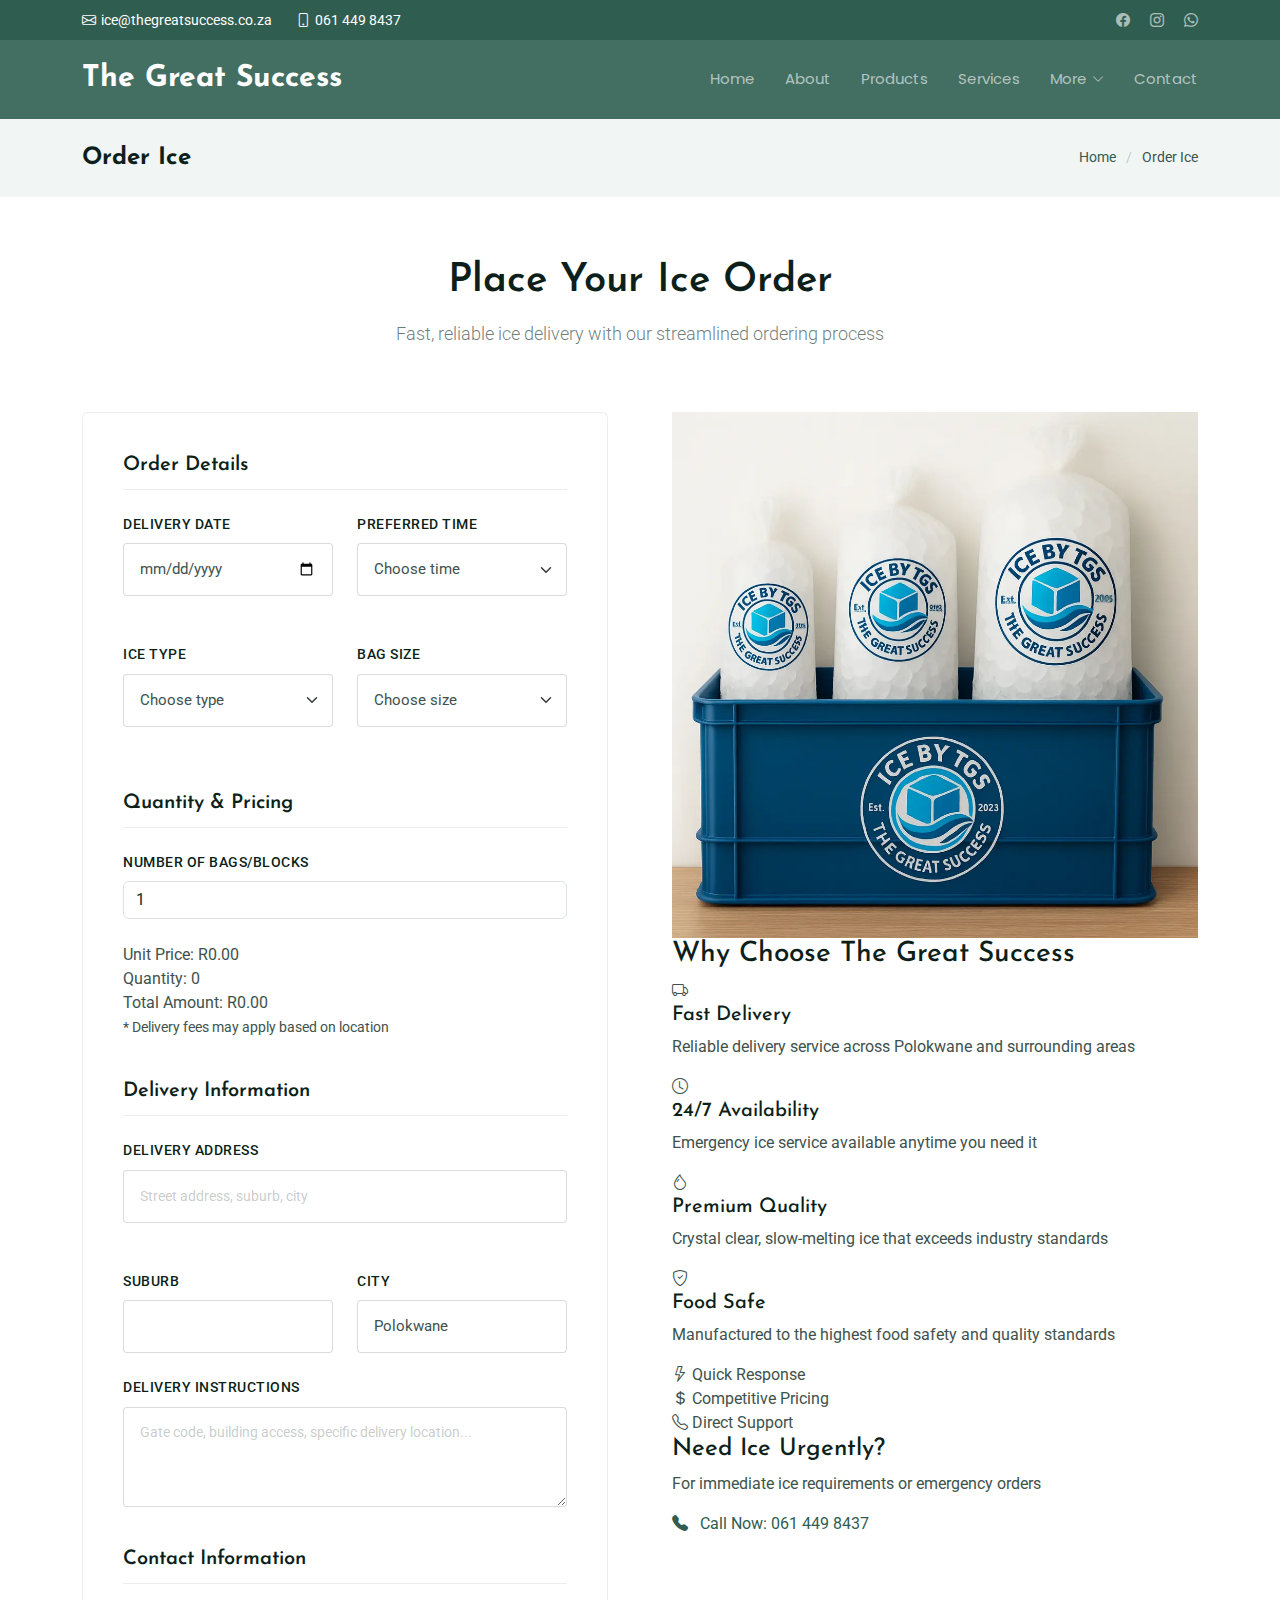
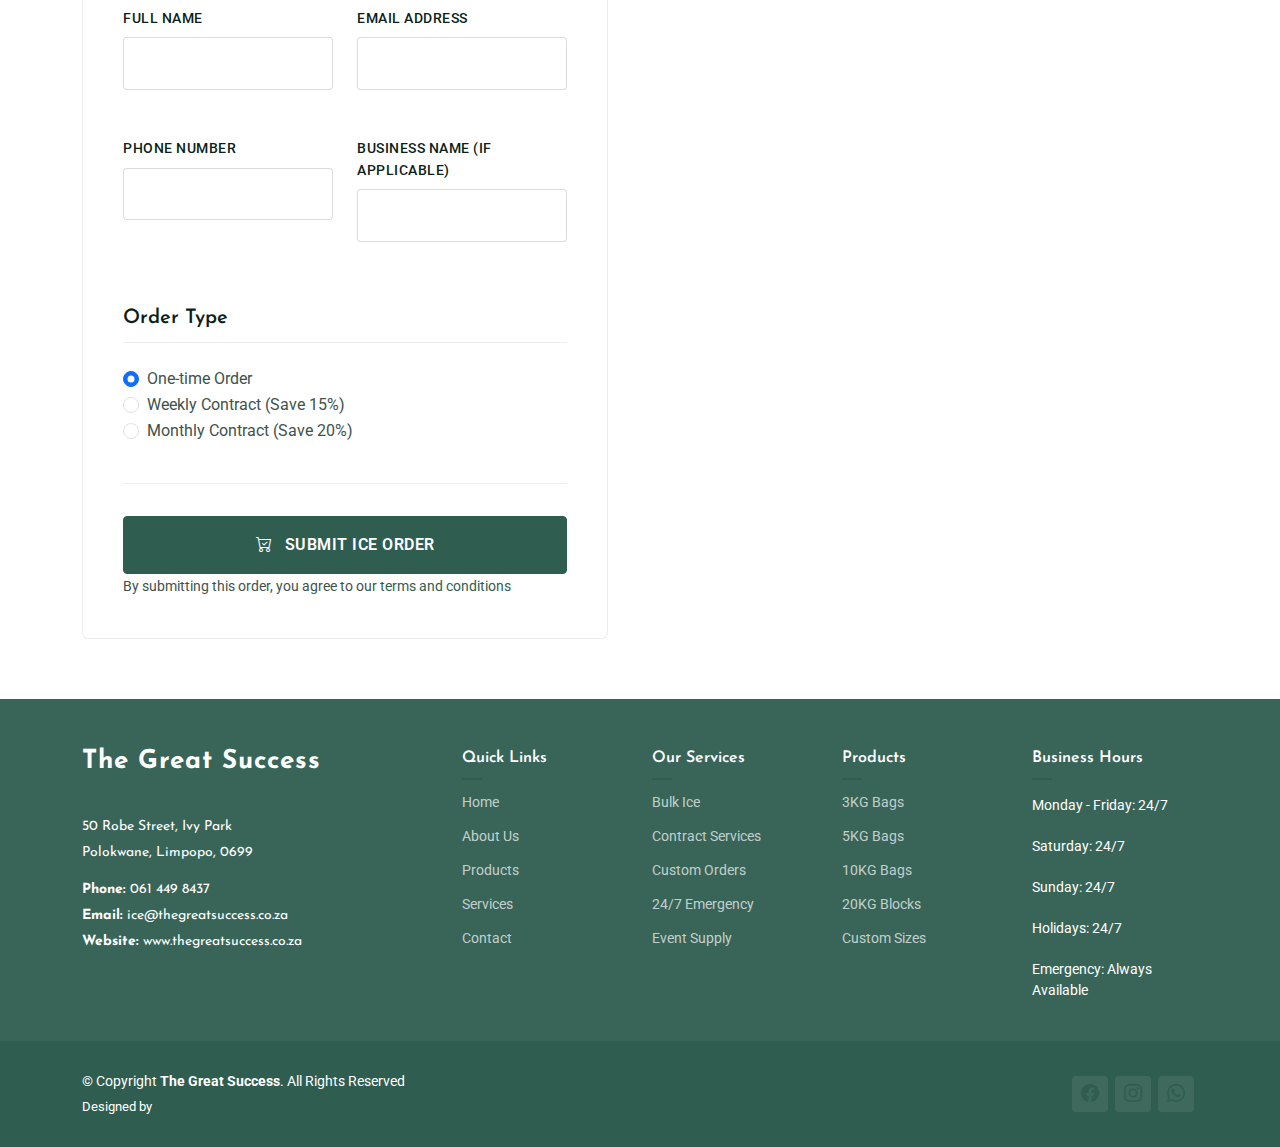
<file: booking.html>
<!DOCTYPE html>
<html lang="en">

<head>
    <meta charset="utf-8">
    <meta content="width=device-width, initial-scale=1.0" name="viewport">
    <title>Order Ice - The Great Success | Premium Ice Order Form</title>
    <meta name="description" content="Order premium quality ice online. Fast delivery, competitive pricing, and reliable service from Polokwane's leading ice distributor">
    <meta name="keywords" content="order ice online, ice delivery, bulk ice order, custom ice request">

    <!-- Favicons -->
    <link href="assets/img/favicon.png" rel="icon">
    <link href="assets/img/apple-touch-icon.png" rel="apple-touch-icon">

    <!-- Fonts -->
    <link href="https://fonts.googleapis.com" rel="preconnect">
    <link href="https://fonts.gstatic.com" rel="preconnect" crossorigin>
    <link href="https://fonts.googleapis.com/css2?family=Roboto:ital,wght@0,100;0,300;0,400;0,500;0,700;0,900;1,100;1,300;1,400;1,500;1,700;1,900&family=Poppins:ital,wght@0,100;0,200;0,300;0,400;0,500;0,600;0,700;0,800;0,900;1,100;1,200;1,300;1,400;1,500;1,600;1,700;1,800;1,900&family=Josefin+Sans:ital,wght@0,100;0,200;0,300;0,400;0,500;0,600;0,700;1,100;1,200;1,300;1,400;1,500;1,600;1,700&display=swap" rel="stylesheet">

    <!-- Vendor CSS Files -->
    <link href="assets/vendor/bootstrap/css/bootstrap.min.css" rel="stylesheet">
    <link href="assets/vendor/bootstrap-icons/bootstrap-icons.css" rel="stylesheet">
    <link href="assets/vendor/aos/aos.css" rel="stylesheet">
    <link href="assets/vendor/glightbox/css/glightbox.min.css" rel="stylesheet">
    <link href="assets/vendor/swiper/swiper-bundle.min.css" rel="stylesheet">

    <!-- Main CSS File -->
    <link href="assets/css/main.css" rel="stylesheet">

</head>

<body class="booking-page">

    <header id="header" class="header sticky-top">

        <div class="topbar d-flex align-items-center dark-background">
            <div class="container d-flex justify-content-center justify-content-md-between">
                <div class="contact-info d-flex align-items-center">
                    <i class="bi bi-envelope d-flex align-items-center"><a href="mailto:ice@thegreatsuccess.co.za">ice@thegreatsuccess.co.za</a></i>
                    <i class="bi bi-phone d-flex align-items-center ms-4"><span>061 449 8437</span></i>
                </div>
                <div class="social-links d-none d-md-flex align-items-center">
                    <a href="#" class="facebook"><i class="bi bi-facebook"></i></a>
                    <a href="#" class="instagram"><i class="bi bi-instagram"></i></a>
                    <a href="#" class="whatsapp"><i class="bi bi-whatsapp"></i></a>
                </div>
            </div>
        </div><!-- End Top Bar -->

        <div class="branding d-flex align-items-cente">

            <div class="container position-relative d-flex align-items-center justify-content-between">
                <a href="index.html" class="logo d-flex align-items-center">
                    <!-- Uncomment the line below if you also wish to use an image logo -->
                    <!-- <img src="assets/img/logo.webp" alt=""> -->
                    <h1 class="sitename">The Great Success</h1>
                </a>

                <nav id="navmenu" class="navmenu">
                    <ul>
                        <li><a href="index.html">Home</a></li>
                        <li><a href="about.html">About</a></li>
                        <li><a href="products.html">Products</a></li>
                        <li><a href="services.html">Services</a></li>
                        <li class="dropdown">
                            <a href="#"><span>More</span> <i class="bi bi-chevron-down toggle-dropdown"></i></a>
                            <ul>
                                <li><a href="location.html">location</a></li>
                                <li><a href="privacy.html">Privacy</a></li>
                                <li><a href="terms.html">Terms & Conditions</a></li>
                                <li><a href="contact.html">Contact</a></li>
                            </ul>
                        </li>
                        <li><a href="contact.html">Contact</a></li>
                    </ul>
                    <i class="mobile-nav-toggle d-xl-none bi bi-list"></i>
                </nav>

            </div>

        </div>

    </header>

    <main class="main">

        <!-- Page Title -->
        <div class="page-title light-background">
            <div class="container d-lg-flex justify-content-between align-items-center">
                <h1 class="mb-2 mb-lg-0">Order Ice</h1>
                <nav class="breadcrumbs">
                    <ol>
                        <li><a href="index.html">Home</a></li>
                        <li class="current">Order Ice</li>
                    </ol>
                </nav>
            </div>
        </div><!-- End Page Title -->
        <!-- Order Section -->
        <section id="booking" class="booking section">

            <div class="container" data-aos="fade-up" data-aos-delay="100">

                <div class="reservation-wrapper">

                    <div class="reservation-header text-center" data-aos="fade-up" data-aos-delay="200">
                        <h2>Place Your Ice Order</h2>
                        <p class="lead">Fast, reliable ice delivery with our streamlined ordering process</p>
                    </div>

                    <div class="booking-grid">

                        <div class="booking-form-section" data-aos="fade-right" data-aos-delay="300">
                            <div class="form-container">
                                <form class="reservation-form" action="" method="POST">

                                    <div class="form-section">
                                        <h4>Order Details</h4>
                                        <div class="form-grid">
                                            <div class="form-group">
                                                <label for="delivery-date" class="form-label">Delivery Date</label>
                                                <input type="date" class="form-control" id="delivery-date" name="delivery_date" required="">
                                            </div>
                                            <div class="form-group">
                                                <label for="delivery-time" class="form-label">Preferred Time</label>
                                                <select class="form-select" id="delivery-time" name="delivery_time" required="">
                                                    <option value="">Choose time</option>
                                                    <option value="morning">Morning (8AM - 12PM)</option>
                                                    <option value="afternoon">Afternoon (12PM - 4PM)</option>
                                                    <option value="evening">Evening (4PM - 8PM)</option>
                                                    <option value="urgent">Urgent - ASAP</option>
                                                </select>
                                            </div>
                                            <div class="form-group">
                                                <label for="ice-type" class="form-label">Ice Type</label>
                                                <select class="form-select" id="ice-type" name="ice_type" required="">
                                                    <option value="">Choose type</option>
                                                    <option value="crystal">Crystal Clear Ice</option>
                                                    <option value="crushed">Crushed Ice</option>
                                                    <option value="cube">Cube Ice</option>
                                                    <option value="block">Block Ice</option>
                                                </select>
                                            </div>
                                            <div class="form-group">
                                                <label for="bag-size" class="form-label">Bag Size</label>
                                                <select class="form-select" id="bag-size" name="bag_size" required="">
                                                    <option value="">Choose size</option>
                                                    <option value="3kg" data-price="25">3KG Bag - R25</option>
                                                    <option value="5kg" data-price="35">5KG Bag - R35</option>
                                                    <option value="10kg" data-price="45">10KG Bag - R45</option>
                                                    <option value="20kg" data-price="85">20KG Block - R85</option>
                                                </select>
                                            </div>
                                        </div>
                                    </div>

                                    <div class="form-section">
                                        <h4>Quantity & Pricing</h4>
                                        <div class="form-group">
                                            <label for="quantity" class="form-label">Number of Bags/Blocks</label>
                                            <input type="number" class="form-control" id="quantity" name="quantity" min="1" max="100" value="1" required="">
                                        </div>
                                        <div class="price-summary">
                                            <div class="price-item">
                                                <span>Unit Price:</span>
                                                <span id="unit-price">R0.00</span>
                                            </div>
                                            <div class="price-item">
                                                <span>Quantity:</span>
                                                <span id="display-quantity">1</span>
                                            </div>
                                            <div class="price-item total">
                                                <span>Total Amount:</span>
                                                <span id="total-price">R0.00</span>
                                            </div>
                                            <div class="delivery-note">
                                                <small>* Delivery fees may apply based on location</small>
                                            </div>
                                        </div>
                                    </div>

                                    <div class="form-section">
                                        <h4>Delivery Information</h4>
                                        <div class="form-grid">
                                            <div class="form-group full-width">
                                                <label for="delivery-address" class="form-label">Delivery Address</label>
                                                <input type="text" class="form-control" id="delivery-address" name="delivery_address" placeholder="Street address, suburb, city" required="">
                                            </div>
                                            <div class="form-group">
                                                <label for="delivery-suburb" class="form-label">Suburb</label>
                                                <input type="text" class="form-control" id="delivery-suburb" name="delivery_suburb" required="">
                                            </div>
                                            <div class="form-group">
                                                <label for="delivery-city" class="form-label">City</label>
                                                <input type="text" class="form-control" id="delivery-city" name="delivery_city" value="Polokwane" required="">
                                            </div>
                                        </div>
                                        <div class="form-group">
                                            <label for="delivery-instructions" class="form-label">Delivery Instructions</label>
                                            <textarea class="form-control" id="delivery-instructions" name="delivery_instructions" rows="2" placeholder="Gate code, building access, specific delivery location..."></textarea>
                                        </div>
                                    </div>

                                    <div class="form-section">
                                        <h4>Contact Information</h4>
                                        <div class="form-grid">
                                            <div class="form-group">
                                                <label for="customer-name" class="form-label">Full Name</label>
                                                <input type="text" class="form-control" id="customer-name" name="customer_name" required="">
                                            </div>
                                            <div class="form-group">
                                                <label for="customer-email" class="form-label">Email Address</label>
                                                <input type="email" class="form-control" id="customer-email" name="customer_email" required="">
                                            </div>
                                            <div class="form-group">
                                                <label for="customer-phone" class="form-label">Phone Number</label>
                                                <input type="tel" class="form-control" id="customer-phone" name="customer_phone" required="">
                                            </div>
                                            <div class="form-group">
                                                <label for="business-name" class="form-label">Business Name (if applicable)</label>
                                                <input type="text" class="form-control" id="business-name" name="business_name">
                                            </div>
                                        </div>
                                    </div>

                                    <div class="form-section">
                                        <h4>Order Type</h4>
                                        <div class="form-group">
                                            <div class="form-check">
                                                <input class="form-check-input" type="radio" name="order_type" id="one-time" value="one-time" checked>
                                                <label class="form-check-label" for="one-time">
                                                    One-time Order
                                                </label>
                                            </div>
                                            <div class="form-check">
                                                <input class="form-check-input" type="radio" name="order_type" id="weekly-contract" value="weekly-contract">
                                                <label class="form-check-label" for="weekly-contract">
                                                    Weekly Contract (Save 15%)
                                                </label>
                                            </div>
                                            <div class="form-check">
                                                <input class="form-check-input" type="radio" name="order_type" id="monthly-contract" value="monthly-contract">
                                                <label class="form-check-label" for="monthly-contract">
                                                    Monthly Contract (Save 20%)
                                                </label>
                                            </div>
                                        </div>
                                    </div>

                                    <div class="form-actions">
                                        <button type="submit" class="btn btn-primary">
                                            <i class="bi bi-cart-check me-2"></i>
                                            Submit Ice Order
                                        </button>
                                        <div class="form-note">
                                            <small>By submitting this order, you agree to our <a href="terms.html">terms and conditions</a></small>
                                        </div>
                                    </div>

                                </form>
                            </div>
                        </div>

                        <div class="company-showcase" data-aos="fade-left" data-aos-delay="400">
                            <div class="showcase-image">
                                <img src="assets/img/ice/iceinatray.webp" alt="Premium Ice Delivery" class="img-fluid">
                            </div>

                            <div class="company-highlights">
                                <h3>Why Choose The Great Success</h3>
                                <div class="highlights-grid">
                                    <div class="highlight-item">
                                        <div class="highlight-icon">
                                            <i class="bi bi-truck"></i>
                                        </div>
                                        <div class="highlight-content">
                                            <h5>Fast Delivery</h5>
                                            <p>Reliable delivery service across Polokwane and surrounding areas</p>
                                        </div>
                                    </div>
                                    <div class="highlight-item">
                                        <div class="highlight-icon">
                                            <i class="bi bi-clock"></i>
                                        </div>
                                        <div class="highlight-content">
                                            <h5>24/7 Availability</h5>
                                            <p>Emergency ice service available anytime you need it</p>
                                        </div>
                                    </div>
                                    <div class="highlight-item">
                                        <div class="highlight-icon">
                                            <i class="bi bi-droplet"></i>
                                        </div>
                                        <div class="highlight-content">
                                            <h5>Premium Quality</h5>
                                            <p>Crystal clear, slow-melting ice that exceeds industry standards</p>
                                        </div>
                                    </div>
                                    <div class="highlight-item">
                                        <div class="highlight-icon">
                                            <i class="bi bi-shield-check"></i>
                                        </div>
                                        <div class="highlight-content">
                                            <h5>Food Safe</h5>
                                            <p>Manufactured to the highest food safety and quality standards</p>
                                        </div>
                                    </div>
                                </div>
                            </div>

                            <div class="order-guarantees">
                                <div class="guarantee-item">
                                    <i class="bi bi-lightning"></i>
                                    <span>Quick Response</span>
                                </div>
                                <div class="guarantee-item">
                                    <i class="bi bi-currency-dollar"></i>
                                    <span>Competitive Pricing</span>
                                </div>
                                <div class="guarantee-item">
                                    <i class="bi bi-telephone"></i>
                                    <span>Direct Support</span>
                                </div>
                            </div>

                            <div class="emergency-contact">
                                <h4>Need Ice Urgently?</h4>
                                <p>For immediate ice requirements or emergency orders</p>
                                <a href="tel:0614498437" class="btn-emergency">
                                    <i class="bi bi-telephone-fill me-2"></i>
                                    Call Now: 061 449 8437
                                </a>
                            </div>
                        </div>

                    </div>

                </div>

            </div>

        </section><!-- /Order Section -->

    </main>

    <footer id="footer" class="footer position-relative dark-background">

        <div class="footer-top">
            <div class="container">
                <div class="row gy-4">
                    <div class="col-lg-4 col-md-6 footer-about">
                        <a href="index.html" class="logo d-flex align-items-center">
                            <span class="sitename">The Great Success</span>
                        </a>
                        <div class="footer-contact pt-3">
                            <p>50 Robe Street, Ivy Park</p>
                            <p>Polokwane, Limpopo, 0699</p>
                            <p class="mt-3"><strong>Phone:</strong> <span>061 449 8437</span></p>
                            <p><strong>Email:</strong> <span>ice@thegreatsuccess.co.za</span></p>
                            <p><strong>Website:</strong> <span>www.thegreatsuccess.co.za</span></p>
                        </div>
                    </div>

                    <div class="col-lg-2 col-md-3 footer-links">
                        <h4>Quick Links</h4>
                        <ul>
                            <li><a href="index.html">Home</a></li>
                            <li><a href="about.html">About Us</a></li>
                            <li><a href="products.html">Products</a></li>
                            <li><a href="services.html">Services</a></li>
                            <li><a href="contact.html">Contact</a></li>
                        </ul>
                    </div>

                    <div class="col-lg-2 col-md-3 footer-links">
                        <h4>Our Services</h4>
                        <ul>
                            <li><a href="products.html">Bulk Ice</a></li>
                            <li><a href="contracts.html">Contract Services</a></li>
                            <li><a href="custom-orders.html">Custom Orders</a></li>
                            <li><a href="services.html">24/7 Emergency</a></li>
                            <li><a href="services.html">Event Supply</a></li>
                        </ul>
                    </div>

                    <div class="col-lg-2 col-md-3 footer-links">
                        <h4>Products</h4>
                        <ul>
                            <li><a href="products.html">3KG Bags</a></li>
                            <li><a href="products.html">5KG Bags</a></li>
                            <li><a href="products.html">10KG Bags</a></li>
                            <li><a href="products.html">20KG Blocks</a></li>
                            <li><a href="custom-orders.html">Custom Sizes</a></li>
                        </ul>
                    </div>

                    <div class="col-lg-2 col-md-3 footer-links">
                        <h4>Business Hours</h4>
                        <ul>
                            <li>Monday - Friday: 24/7</li>
                            <li>Saturday: 24/7</li>
                            <li>Sunday: 24/7</li>
                            <li>Holidays: 24/7</li>
                            <li>Emergency: Always Available</li>
                        </ul>
                    </div>

                </div>
            </div>
        </div>

        <div class="copyright text-center">
            <div class="container d-flex flex-column flex-lg-row justify-content-center justify-content-lg-between align-items-center">

                <div class="d-flex flex-column align-items-center align-items-lg-start">
                    <div>
                        © Copyright <strong><span>The Great Success</span></strong>. All Rights Reserved
                    </div>
                    <div class="credits">
                        Designed by <a href="https://bootstrapmade.com/">BootstrapMade</a>
                    </div>
                </div>

                <div class="social-links order-first order-lg-last mb-3 mb-lg-0">
                    <a href="#"><i class="bi bi-facebook"></i></a>
                    <a href="#"><i class="bi bi-instagram"></i></a>
                    <a href="#"><i class="bi bi-whatsapp"></i></a>
                </div>

            </div>
        </div>

    </footer>

    <!-- Scroll Top -->
    <a href="#" id="scroll-top" class="scroll-top d-flex align-items-center justify-content-center"><i class="bi bi-arrow-up-short"></i></a>

    <!-- Preloader -->
    <div id="preloader"></div>

    <!-- Vendor JS Files -->
    <script src="assets/vendor/bootstrap/js/bootstrap.bundle.min.js"></script>
    <script src="assets/vendor/php-email-form/validate.js"></script>
    <script src="assets/vendor/aos/aos.js"></script>
    <script src="assets/vendor/purecounter/purecounter_vanilla.js"></script>
    <script src="assets/vendor/glightbox/js/glightbox.min.js"></script>
    <script src="assets/vendor/swiper/swiper-bundle.min.js"></script>
    <script src="assets/vendor/imagesloaded/imagesloaded.pkgd.min.js"></script>
    <script src="assets/vendor/isotope-layout/isotope.pkgd.min.js"></script>

    <!-- Main JS File -->
    <script src="assets/js/main.js"></script>

    <script>
        // Price calculation functionality with ice type pricing
        document.addEventListener('DOMContentLoaded', function () {
            const iceTypeSelect = document.getElementById('ice-type');
            const bagSizeSelect = document.getElementById('bag-size');
            const quantityInput = document.getElementById('quantity');
            const unitPriceElement = document.getElementById('unit-price');
            const displayQuantityElement = document.getElementById('display-quantity');
            const totalPriceElement = document.getElementById('total-price');

            // Base prices for cube ice (3rd highest)
            const basePrices = {
                '3kg': 25,
                '5kg': 35,
                '10kg': 45,
                '20kg': 85
            };

            // Price multipliers for different ice types
            const priceMultipliers = {
                'crystal': 1.4,   // Crystal Clear Ice - 40% higher (highest)
                'crushed': 1.25,  // Crushed Ice - 25% higher (2nd highest)
                'cube': 1.0,      // Cube Ice - base price (3rd highest)
                'block': 0.9      // Block Ice - 10% lower (4th highest)
            };

            // Function to update bag size options based on selected ice type
            function updateBagSizeOptions() {
                const selectedIceType = iceTypeSelect.value;
                const multiplier = priceMultipliers[selectedIceType] || 1.0;

                // Clear existing options except the first one
                while (bagSizeSelect.options.length > 1) {
                    bagSizeSelect.remove(1);
                }

                // Add updated options with new prices
                if (selectedIceType) {
                    Object.keys(basePrices).forEach(size => {
                        const basePrice = basePrices[size];
                        const adjustedPrice = Math.round(basePrice * multiplier);
                        const option = new Option(
                            `${size.toUpperCase()} ${size === '20kg' ? 'Block' : 'Bag'} - R${adjustedPrice}`,
                            size,
                            false,
                            false
                        );
                        option.setAttribute('data-price', adjustedPrice);
                        bagSizeSelect.add(option);
                    });
                } else {
                    // If no ice type selected, show base prices
                    Object.keys(basePrices).forEach(size => {
                        const basePrice = basePrices[size];
                        const option = new Option(
                            `${size.toUpperCase()} ${size === '20kg' ? 'Block' : 'Bag'} - R${basePrice}`,
                            size,
                            false,
                            false
                        );
                        option.setAttribute('data-price', basePrice);
                        bagSizeSelect.add(option);
                    });
                }

                // Reset bag size selection and recalculate
                bagSizeSelect.value = '';
                calculateTotal();
            }

            function calculateTotal() {
                const selectedOption = bagSizeSelect.options[bagSizeSelect.selectedIndex];
                const quantity = parseInt(quantityInput.value) || 0;

                if (selectedOption && selectedOption.value) {
                    const unitPrice = parseInt(selectedOption.getAttribute('data-price')) || 0;
                    const total = unitPrice * quantity;

                    unitPriceElement.textContent = `R${unitPrice}`;
                    displayQuantityElement.textContent = quantity;
                    totalPriceElement.textContent = `R${total}`;
                } else {
                    unitPriceElement.textContent = 'R0.00';
                    displayQuantityElement.textContent = '0';
                    totalPriceElement.textContent = 'R0.00';
                }
            }

            // Event listeners
            iceTypeSelect.addEventListener('change', updateBagSizeOptions);
            bagSizeSelect.addEventListener('change', calculateTotal);
            quantityInput.addEventListener('input', calculateTotal);

            // Initialize calculation
            updateBagSizeOptions();
        });
    </script>

</body>

</html>
</file>
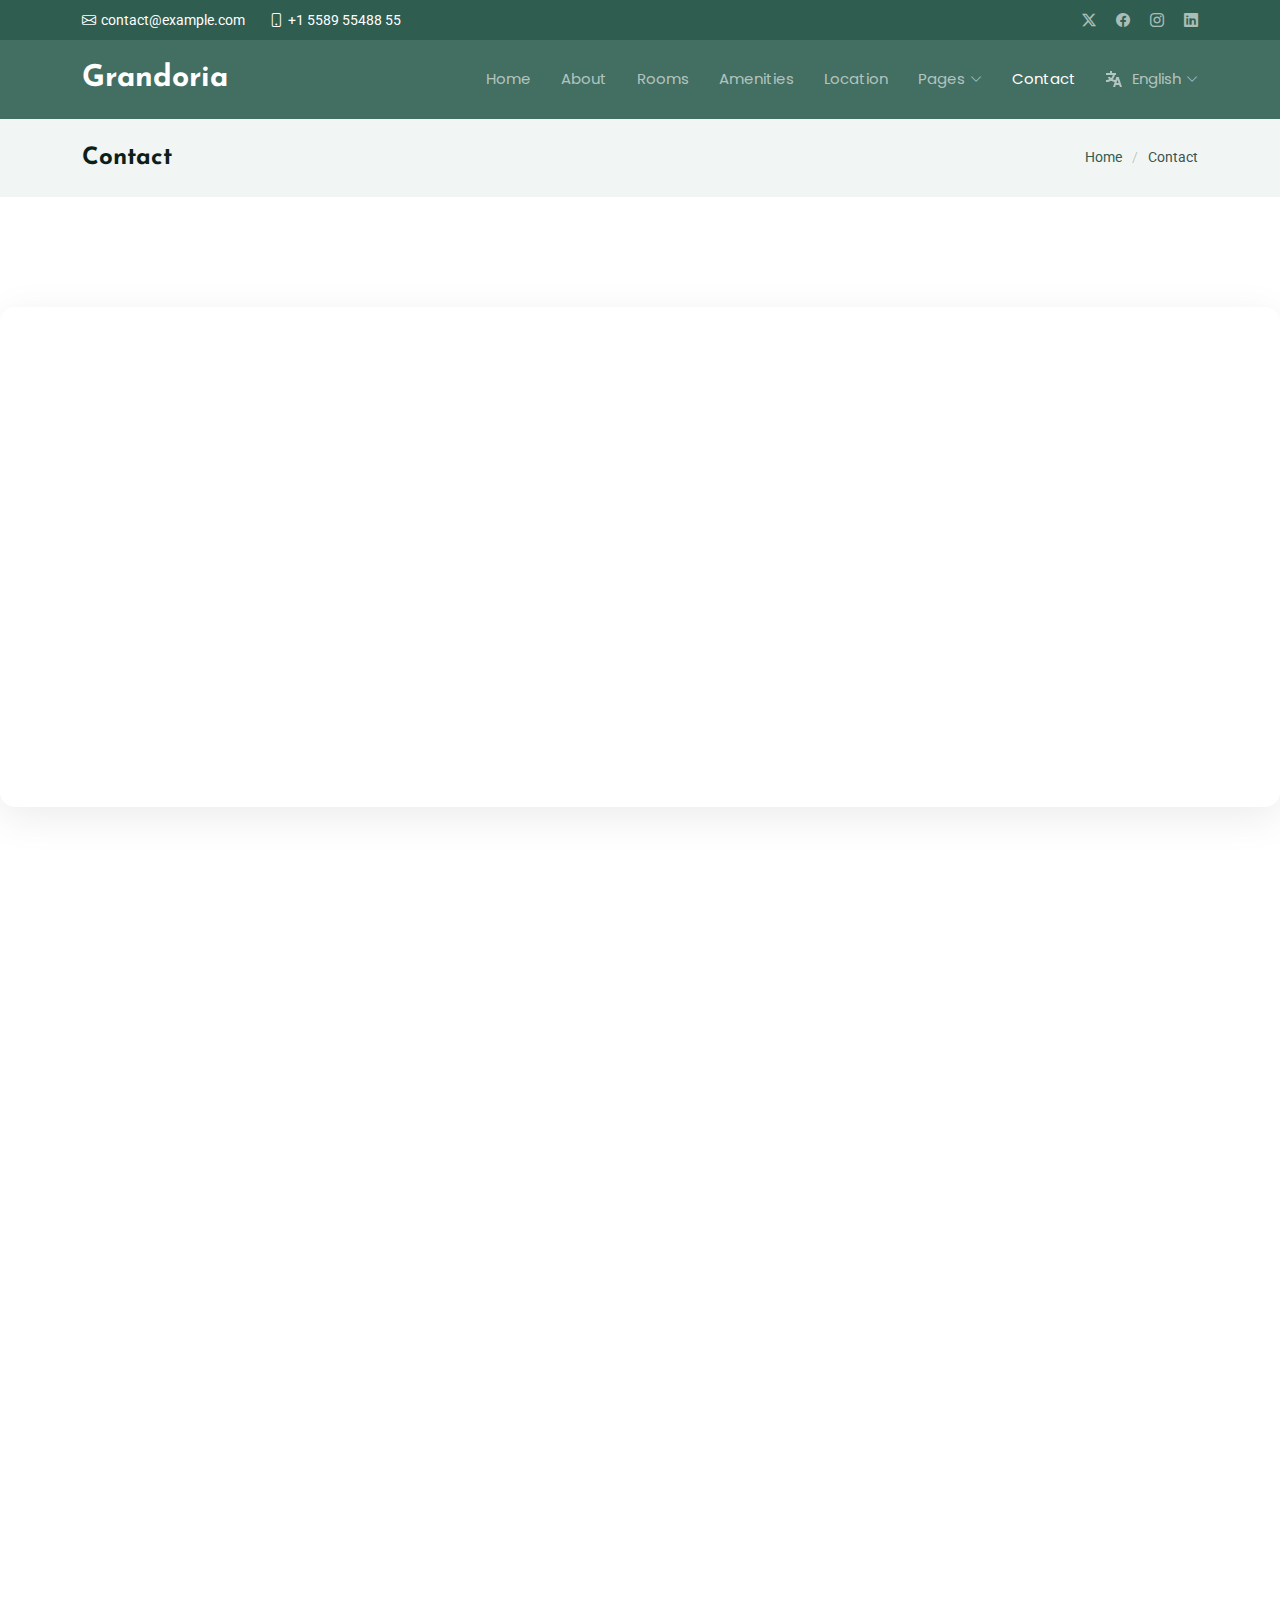
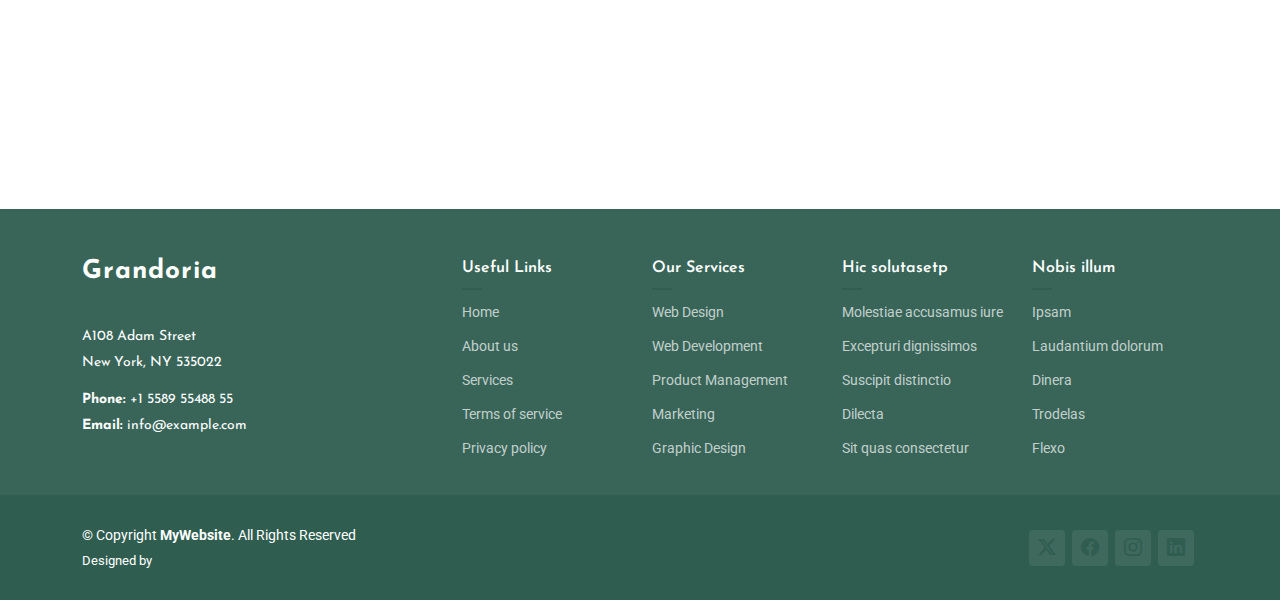
<file: contact.html>
<!DOCTYPE html>
<html lang="en">

<head>
  <meta charset="utf-8">
  <meta content="width=device-width, initial-scale=1.0" name="viewport">
  <title>Contact - Grandoria Bootstrap Template</title>
  <meta name="description" content="">
  <meta name="keywords" content="">

  <!-- Favicons -->
  <link href="assets/img/favicon.png" rel="icon">
  <link href="assets/img/apple-touch-icon.png" rel="apple-touch-icon">

  <!-- Fonts -->
  <link href="https://fonts.googleapis.com" rel="preconnect">
  <link href="https://fonts.gstatic.com" rel="preconnect" crossorigin>
  <link href="https://fonts.googleapis.com/css2?family=Roboto:ital,wght@0,100;0,300;0,400;0,500;0,700;0,900;1,100;1,300;1,400;1,500;1,700;1,900&family=Poppins:ital,wght@0,100;0,200;0,300;0,400;0,500;0,600;0,700;0,800;0,900;1,100;1,200;1,300;1,400;1,500;1,600;1,700;1,800;1,900&family=Josefin+Sans:ital,wght@0,100;0,200;0,300;0,400;0,500;0,600;0,700;1,100;1,200;1,300;1,400;1,500;1,600;1,700&display=swap" rel="stylesheet">

  <!-- Vendor CSS Files -->
  <link href="assets/vendor/bootstrap/css/bootstrap.min.css" rel="stylesheet">
  <link href="assets/vendor/bootstrap-icons/bootstrap-icons.css" rel="stylesheet">
  <link href="assets/vendor/aos/aos.css" rel="stylesheet">
  <link href="assets/vendor/glightbox/css/glightbox.min.css" rel="stylesheet">
  <link href="assets/vendor/swiper/swiper-bundle.min.css" rel="stylesheet">

  <!-- Main CSS File -->
  <link href="assets/css/main.css" rel="stylesheet">

  <!-- =======================================================
  * Template Name: Grandoria
  * Template URL: https://bootstrapmade.com/grandoria-bootstrap-hotel-template/
  * Updated: Jul 29 2025 with Bootstrap v5.3.7
  * Author: BootstrapMade.com
  * License: https://bootstrapmade.com/license/
  ======================================================== -->
</head>

<body class="contact-page">

  <header id="header" class="header sticky-top">

    <div class="topbar d-flex align-items-center dark-background">
      <div class="container d-flex justify-content-center justify-content-md-between">
        <div class="contact-info d-flex align-items-center">
          <i class="bi bi-envelope d-flex align-items-center"><a href="mailto:contact@example.com">contact@example.com</a></i>
          <i class="bi bi-phone d-flex align-items-center ms-4"><span>+1 5589 55488 55</span></i>
        </div>
        <div class="social-links d-none d-md-flex align-items-center">
          <a href="#" class="twitter"><i class="bi bi-twitter-x"></i></a>
          <a href="#" class="facebook"><i class="bi bi-facebook"></i></a>
          <a href="#" class="instagram"><i class="bi bi-instagram"></i></a>
          <a href="#" class="linkedin"><i class="bi bi-linkedin"></i></a>
        </div>
      </div>
    </div><!-- End Top Bar -->

    <div class="branding d-flex align-items-cente">

      <div class="container position-relative d-flex align-items-center justify-content-between">
        <a href="index.html" class="logo d-flex align-items-center">
          <!-- Uncomment the line below if you also wish to use an image logo -->
          <!-- <img src="assets/img/logo.webp" alt=""> -->
          <h1 class="sitename">Grandoria</h1>
        </a>

        <nav id="navmenu" class="navmenu">
          <ul>
            <li><a href="index.html">Home</a></li>
            <li><a href="about.html">About</a></li>
            <li><a href="rooms.html">Rooms</a></li>
            <li><a href="amenities.html">Amenities</a></li>
            <li><a href="location.html">Location</a></li>
            <li class="dropdown"><a href="#"><span>Pages</span> <i class="bi bi-chevron-down toggle-dropdown"></i></a>
              <ul>
                <li><a href="room-details.html">Room Details</a></li>
                <li><a href="restaurant.html">Restaurant</a></li>
                <li><a href="offers.html">Offers</a></li>
                <li><a href="events.html">Events</a></li>
                <li><a href="gallery.html">Gallery</a></li>
                <li><a href="booking.html">Booking</a></li>
                <li><a href="terms.html">Terms Page</a></li>
                <li><a href="privacy.html">Privacy Page</a></li>
                <li><a href="404.html">404 Page</a></li>
                <li><a href="starter-page.html">Starter Page</a></li>
              </ul>
            </li>
            <li><a href="contact.html" class="active">Contact</a></li>

            <li class="dropdown">
              <a href="#english">
                <svg class="icon" viewBox="0 0 16 16" fill="none" xmlns="http://www.w3.org/2000/svg">
                  <g id="SVGRepo_iconCarrier">
                    <path fill-rule="evenodd" clip-rule="evenodd" d="M4 0H6V2H10V4H8.86807C8.57073 5.66996 7.78574 7.17117 6.6656 8.35112C7.46567 8.73941 8.35737 8.96842 9.29948 8.99697L10.2735 6H12.7265L15.9765 16H13.8735L13.2235 14H9.77647L9.12647 16H7.0235L8.66176 10.9592C7.32639 10.8285 6.08165 10.3888 4.99999 9.71246C3.69496 10.5284 2.15255 11 0.5 11H0V9H0.5C1.5161 9 2.47775 8.76685 3.33437 8.35112C2.68381 7.66582 2.14629 6.87215 1.75171 6H4.02179C4.30023 6.43491 4.62904 6.83446 4.99999 7.19044C5.88743 6.33881 6.53369 5.23777 6.82607 4H0V2H4V0ZM12.5735 12L11.5 8.69688L10.4265 12H12.5735Z" fill="currentColor"></path>
                  </g>
                </svg>
                <span>English</span>
                <i class="bi bi-chevron-down toggle-dropdown"></i></a>
              <ul>
                <li><a href="#french">French</a></li>
                <li><a href="#deutsch">Deutsch</a></li>
                <li><a href="#spanish">Spanish</a></li>
              </ul>
            </li>

          </ul>
          <i class="mobile-nav-toggle d-xl-none bi bi-list"></i>
        </nav>

      </div>

    </div>

  </header>

  <main class="main">

    <!-- Page Title -->
    <div class="page-title light-background">
      <div class="container d-lg-flex justify-content-between align-items-center">
        <h1 class="mb-2 mb-lg-0">Contact</h1>
        <nav class="breadcrumbs">
          <ol>
            <li><a href="index.html">Home</a></li>
            <li class="current">Contact</li>
          </ol>
        </nav>
      </div>
    </div><!-- End Page Title -->

    <!-- Contact Section -->
    <section id="contact" class="contact section">

      <!-- Map Section -->
      <div class="map-container mb-5">
        <iframe src="https://www.google.com/maps/embed?pb=!1m14!1m8!1m3!1d48389.78314118045!2d-74.006138!3d40.710059!3m2!1i1024!2i768!4f13.1!3m3!1m2!1s0x89c25a22a3bda30d%3A0xb89d1fe6bc499443!2sDowntown%20Conference%20Center!5e0!3m2!1sen!2sus!4v1676961268712!5m2!1sen!2sus" width="100%" height="500" style="border:0;" allowfullscreen="" loading="lazy" referrerpolicy="no-referrer-when-downgrade"></iframe>
      </div>

      <div class="container" data-aos="fade-up" data-aos-delay="100">

        <!-- Contact Info -->
        <div class="row g-4 mb-5" data-aos="fade-up" data-aos-delay="300">
          <div class="col-md-6">
            <div class="contact-info-card">
              <div class="icon-box">
                <i class="bi bi-geo-alt"></i>
              </div>
              <div class="info-content">
                <h4>Location</h4>
                <p>482 Pine Street, Seattle, Washington 98101</p>
              </div>
            </div>
          </div>

          <div class="col-md-6">
            <div class="contact-info-card">
              <div class="icon-box">
                <i class="bi bi-telephone"></i>
              </div>
              <div class="info-content">
                <h4>Phone &amp; Email</h4>
                <p>+1 (206) 555-0192</p>
                <p>connect@example.com</p>
              </div>
            </div>
          </div>
        </div>

        <!-- Contact Form -->
        <div class="row justify-content-center mb-5" data-aos="fade-up" data-aos-delay="200">
          <div class="col-lg-10">
            <div class="contact-form-wrapper">
              <h2 class="text-center mb-4">Send a Message</h2>

              <form action="forms/contact.php" method="post" class="php-email-form">
                <div class="row g-3">
                  <div class="col-md-6">
                    <div class="form-group">
                      <input type="text" class="form-control" name="name" placeholder="Your Name" required="">
                    </div>
                  </div>

                  <div class="col-md-6">
                    <div class="form-group">
                      <input type="email" class="form-control" name="email" placeholder="Email Address" required="">
                    </div>
                  </div>

                  <div class="col-12">
                    <div class="form-group">
                      <input type="text" class="form-control" name="subject" placeholder="Subject" required="">
                    </div>
                  </div>

                  <div class="col-12">
                    <div class="form-group">
                      <textarea class="form-control" name="message" placeholder="Your Message" rows="6" required=""></textarea>
                    </div>
                  </div>

                  <div class="col-12">
                    <div class="loading">Loading</div>
                    <div class="error-message"></div>
                    <div class="sent-message">Your message has been sent. Thank you!</div>
                  </div>

                  <div class="col-12 text-center">
                    <button type="submit" class="btn-submit">SEND MESSAGE</button>
                  </div>
                </div>
              </form>
            </div>
          </div>
        </div>

      </div>

    </section><!-- /Contact Section -->

  </main>

  <footer id="footer" class="footer position-relative dark-background">

    <div class="footer-top">
      <div class="container">
        <div class="row gy-4">
          <div class="col-lg-4 col-md-6 footer-about">
            <a href="index.html" class="logo d-flex align-items-center">
              <span class="sitename">Grandoria</span>
            </a>
            <div class="footer-contact pt-3">
              <p>A108 Adam Street</p>
              <p>New York, NY 535022</p>
              <p class="mt-3"><strong>Phone:</strong> <span>+1 5589 55488 55</span></p>
              <p><strong>Email:</strong> <span>info@example.com</span></p>
            </div>
          </div>

          <div class="col-lg-2 col-md-3 footer-links">
            <h4>Useful Links</h4>
            <ul>
              <li><a href="#">Home</a></li>
              <li><a href="#">About us</a></li>
              <li><a href="#">Services</a></li>
              <li><a href="#">Terms of service</a></li>
              <li><a href="#">Privacy policy</a></li>
            </ul>
          </div>

          <div class="col-lg-2 col-md-3 footer-links">
            <h4>Our Services</h4>
            <ul>
              <li><a href="#">Web Design</a></li>
              <li><a href="#">Web Development</a></li>
              <li><a href="#">Product Management</a></li>
              <li><a href="#">Marketing</a></li>
              <li><a href="#">Graphic Design</a></li>
            </ul>
          </div>

          <div class="col-lg-2 col-md-3 footer-links">
            <h4>Hic solutasetp</h4>
            <ul>
              <li><a href="#">Molestiae accusamus iure</a></li>
              <li><a href="#">Excepturi dignissimos</a></li>
              <li><a href="#">Suscipit distinctio</a></li>
              <li><a href="#">Dilecta</a></li>
              <li><a href="#">Sit quas consectetur</a></li>
            </ul>
          </div>

          <div class="col-lg-2 col-md-3 footer-links">
            <h4>Nobis illum</h4>
            <ul>
              <li><a href="#">Ipsam</a></li>
              <li><a href="#">Laudantium dolorum</a></li>
              <li><a href="#">Dinera</a></li>
              <li><a href="#">Trodelas</a></li>
              <li><a href="#">Flexo</a></li>
            </ul>
          </div>

        </div>
      </div>
    </div>

    <div class="copyright text-center">
      <div class="container d-flex flex-column flex-lg-row justify-content-center justify-content-lg-between align-items-center">

        <div class="d-flex flex-column align-items-center align-items-lg-start">
          <div>
            © Copyright <strong><span>MyWebsite</span></strong>. All Rights Reserved
          </div>
          <div class="credits">
            <!-- All the links in the footer should remain intact. -->
            <!-- You can delete the links only if you purchased the pro version. -->
            <!-- Licensing information: https://bootstrapmade.com/license/ -->
            <!-- Purchase the pro version with working PHP/AJAX contact form: https://bootstrapmade.com/herobiz-bootstrap-business-template/ -->
            Designed by <a href="https://bootstrapmade.com/">BootstrapMade</a>
          </div>
        </div>

        <div class="social-links order-first order-lg-last mb-3 mb-lg-0">
          <a href=""><i class="bi bi-twitter-x"></i></a>
          <a href=""><i class="bi bi-facebook"></i></a>
          <a href=""><i class="bi bi-instagram"></i></a>
          <a href=""><i class="bi bi-linkedin"></i></a>
        </div>

      </div>
    </div>

  </footer>

  <!-- Scroll Top -->
  <a href="#" id="scroll-top" class="scroll-top d-flex align-items-center justify-content-center"><i class="bi bi-arrow-up-short"></i></a>

  <!-- Preloader -->
  <div id="preloader"></div>

  <!-- Vendor JS Files -->
  <script src="assets/vendor/bootstrap/js/bootstrap.bundle.min.js"></script>
  <script src="assets/vendor/php-email-form/validate.js"></script>
  <script src="assets/vendor/aos/aos.js"></script>
  <script src="assets/vendor/purecounter/purecounter_vanilla.js"></script>
  <script src="assets/vendor/glightbox/js/glightbox.min.js"></script>
  <script src="assets/vendor/swiper/swiper-bundle.min.js"></script>
  <script src="assets/vendor/imagesloaded/imagesloaded.pkgd.min.js"></script>
  <script src="assets/vendor/isotope-layout/isotope.pkgd.min.js"></script>

  <!-- Main JS File -->
  <script src="assets/js/main.js"></script>

</body>

</html>
</file>
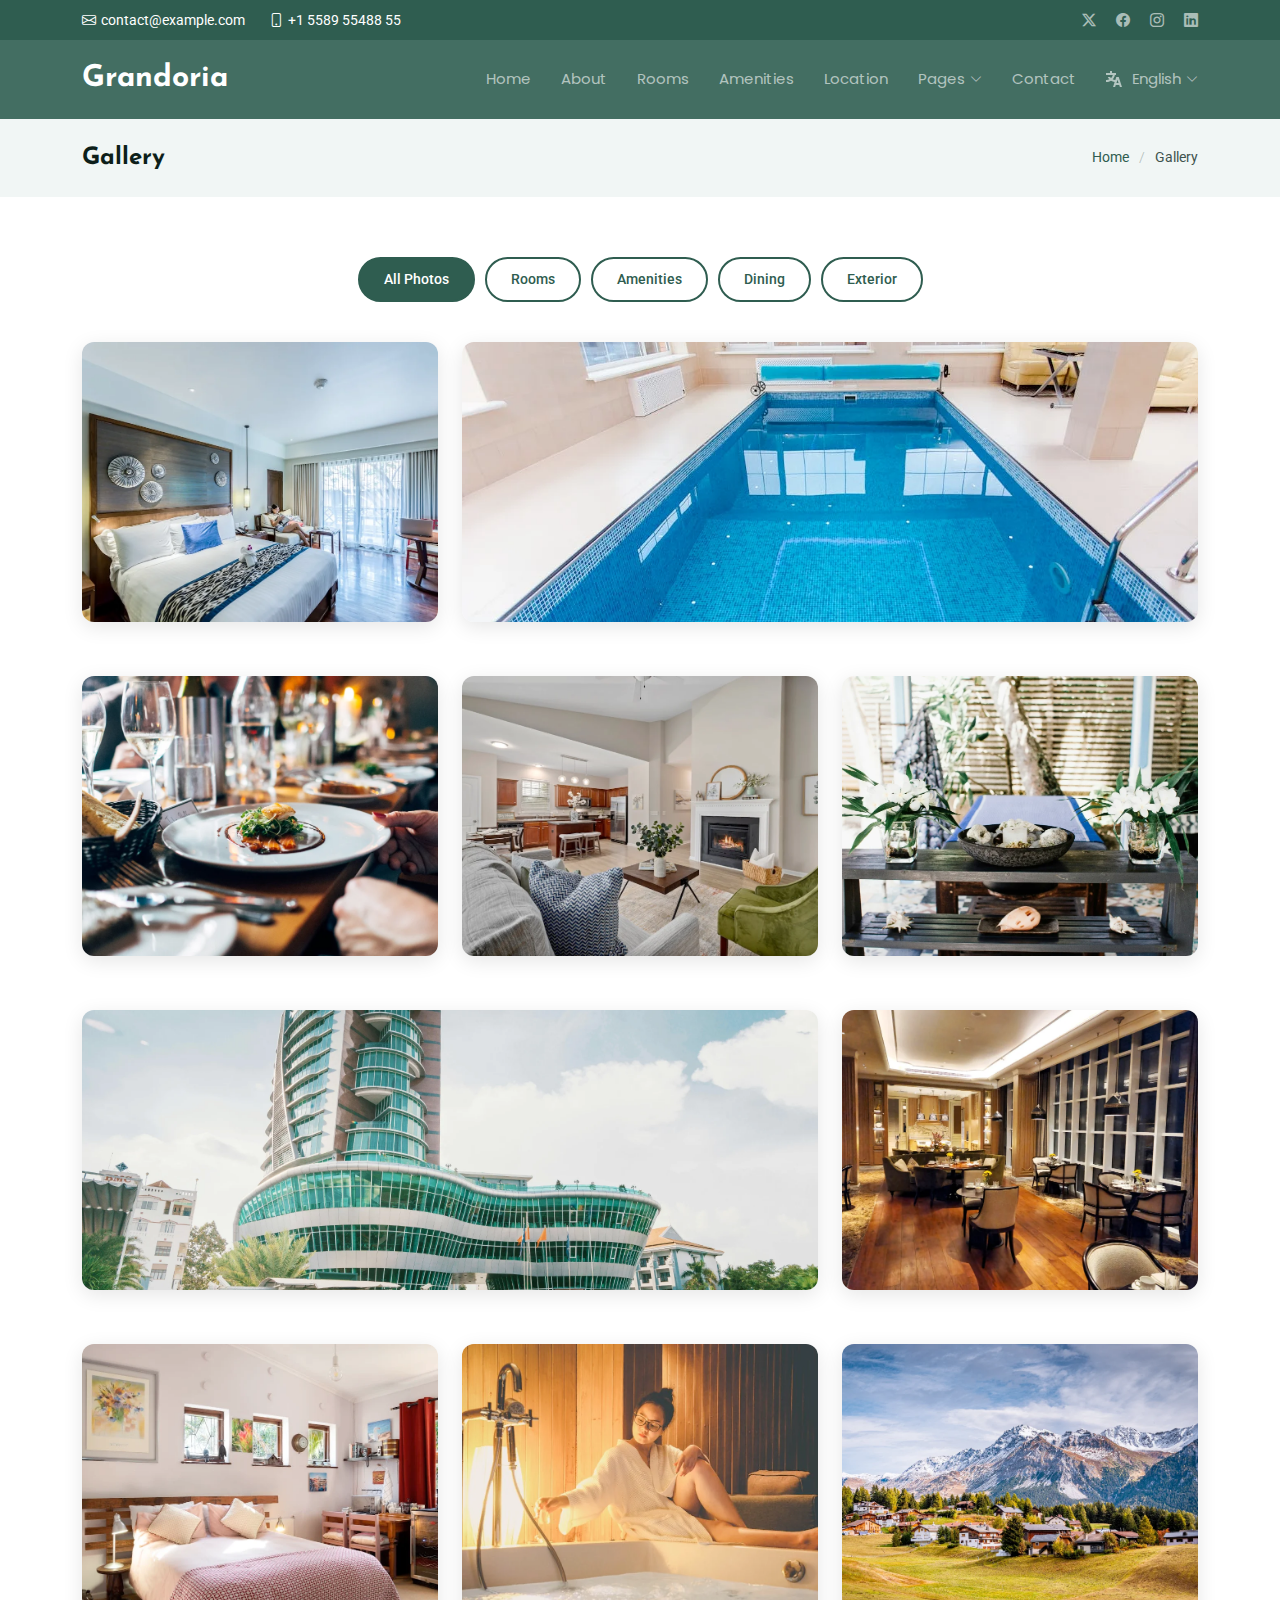
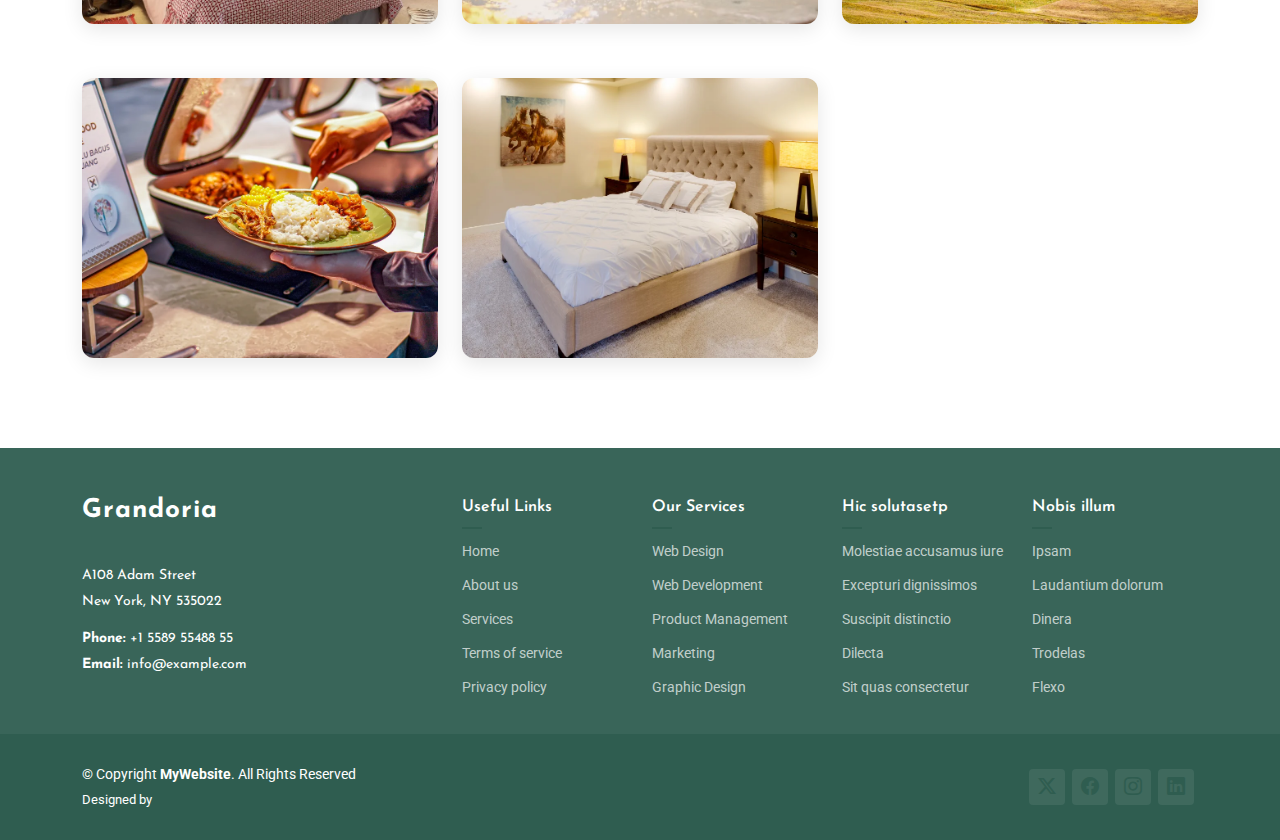
<file: gallery.html>
<!DOCTYPE html>
<html lang="en">

<head>
  <meta charset="utf-8">
  <meta content="width=device-width, initial-scale=1.0" name="viewport">
  <title>Gallery - Grandoria Bootstrap Template</title>
  <meta name="description" content="">
  <meta name="keywords" content="">

  <!-- Favicons -->
  <link href="assets/img/favicon.png" rel="icon">
  <link href="assets/img/apple-touch-icon.png" rel="apple-touch-icon">

  <!-- Fonts -->
  <link href="https://fonts.googleapis.com" rel="preconnect">
  <link href="https://fonts.gstatic.com" rel="preconnect" crossorigin>
  <link href="https://fonts.googleapis.com/css2?family=Roboto:ital,wght@0,100;0,300;0,400;0,500;0,700;0,900;1,100;1,300;1,400;1,500;1,700;1,900&family=Poppins:ital,wght@0,100;0,200;0,300;0,400;0,500;0,600;0,700;0,800;0,900;1,100;1,200;1,300;1,400;1,500;1,600;1,700;1,800;1,900&family=Josefin+Sans:ital,wght@0,100;0,200;0,300;0,400;0,500;0,600;0,700;1,100;1,200;1,300;1,400;1,500;1,600;1,700&display=swap" rel="stylesheet">

  <!-- Vendor CSS Files -->
  <link href="assets/vendor/bootstrap/css/bootstrap.min.css" rel="stylesheet">
  <link href="assets/vendor/bootstrap-icons/bootstrap-icons.css" rel="stylesheet">
  <link href="assets/vendor/aos/aos.css" rel="stylesheet">
  <link href="assets/vendor/glightbox/css/glightbox.min.css" rel="stylesheet">
  <link href="assets/vendor/swiper/swiper-bundle.min.css" rel="stylesheet">

  <!-- Main CSS File -->
  <link href="assets/css/main.css" rel="stylesheet">

  <!-- =======================================================
  * Template Name: Grandoria
  * Template URL: https://bootstrapmade.com/grandoria-bootstrap-hotel-template/
  * Updated: Jul 29 2025 with Bootstrap v5.3.7
  * Author: BootstrapMade.com
  * License: https://bootstrapmade.com/license/
  ======================================================== -->
</head>

<body class="gallery-page">

  <header id="header" class="header sticky-top">

    <div class="topbar d-flex align-items-center dark-background">
      <div class="container d-flex justify-content-center justify-content-md-between">
        <div class="contact-info d-flex align-items-center">
          <i class="bi bi-envelope d-flex align-items-center"><a href="mailto:contact@example.com">contact@example.com</a></i>
          <i class="bi bi-phone d-flex align-items-center ms-4"><span>+1 5589 55488 55</span></i>
        </div>
        <div class="social-links d-none d-md-flex align-items-center">
          <a href="#" class="twitter"><i class="bi bi-twitter-x"></i></a>
          <a href="#" class="facebook"><i class="bi bi-facebook"></i></a>
          <a href="#" class="instagram"><i class="bi bi-instagram"></i></a>
          <a href="#" class="linkedin"><i class="bi bi-linkedin"></i></a>
        </div>
      </div>
    </div><!-- End Top Bar -->

    <div class="branding d-flex align-items-cente">

      <div class="container position-relative d-flex align-items-center justify-content-between">
        <a href="index.html" class="logo d-flex align-items-center">
          <!-- Uncomment the line below if you also wish to use an image logo -->
          <!-- <img src="assets/img/logo.webp" alt=""> -->
          <h1 class="sitename">Grandoria</h1>
        </a>

        <nav id="navmenu" class="navmenu">
          <ul>
            <li><a href="index.html">Home</a></li>
            <li><a href="about.html">About</a></li>
            <li><a href="rooms.html">Rooms</a></li>
            <li><a href="amenities.html">Amenities</a></li>
            <li><a href="location.html">Location</a></li>
            <li class="dropdown"><a href="#"><span>Pages</span> <i class="bi bi-chevron-down toggle-dropdown"></i></a>
              <ul>
                <li><a href="room-details.html">Room Details</a></li>
                <li><a href="restaurant.html">Restaurant</a></li>
                <li><a href="offers.html">Offers</a></li>
                <li><a href="events.html">Events</a></li>
                <li><a href="gallery.html" class="active">Gallery</a></li>
                <li><a href="booking.html">Booking</a></li>
                <li><a href="terms.html">Terms Page</a></li>
                <li><a href="privacy.html">Privacy Page</a></li>
                <li><a href="404.html">404 Page</a></li>
                <li><a href="starter-page.html">Starter Page</a></li>
              </ul>
            </li>
            <li><a href="contact.html">Contact</a></li>

            <li class="dropdown">
              <a href="#english">
                <svg class="icon" viewBox="0 0 16 16" fill="none" xmlns="http://www.w3.org/2000/svg">
                  <g id="SVGRepo_iconCarrier">
                    <path fill-rule="evenodd" clip-rule="evenodd" d="M4 0H6V2H10V4H8.86807C8.57073 5.66996 7.78574 7.17117 6.6656 8.35112C7.46567 8.73941 8.35737 8.96842 9.29948 8.99697L10.2735 6H12.7265L15.9765 16H13.8735L13.2235 14H9.77647L9.12647 16H7.0235L8.66176 10.9592C7.32639 10.8285 6.08165 10.3888 4.99999 9.71246C3.69496 10.5284 2.15255 11 0.5 11H0V9H0.5C1.5161 9 2.47775 8.76685 3.33437 8.35112C2.68381 7.66582 2.14629 6.87215 1.75171 6H4.02179C4.30023 6.43491 4.62904 6.83446 4.99999 7.19044C5.88743 6.33881 6.53369 5.23777 6.82607 4H0V2H4V0ZM12.5735 12L11.5 8.69688L10.4265 12H12.5735Z" fill="currentColor"></path>
                  </g>
                </svg>
                <span>English</span>
                <i class="bi bi-chevron-down toggle-dropdown"></i></a>
              <ul>
                <li><a href="#french">French</a></li>
                <li><a href="#deutsch">Deutsch</a></li>
                <li><a href="#spanish">Spanish</a></li>
              </ul>
            </li>

          </ul>
          <i class="mobile-nav-toggle d-xl-none bi bi-list"></i>
        </nav>

      </div>

    </div>

  </header>

  <main class="main">

    <!-- Page Title -->
    <div class="page-title light-background">
      <div class="container d-lg-flex justify-content-between align-items-center">
        <h1 class="mb-2 mb-lg-0">Gallery</h1>
        <nav class="breadcrumbs">
          <ol>
            <li><a href="index.html">Home</a></li>
            <li class="current">Gallery</li>
          </ol>
        </nav>
      </div>
    </div><!-- End Page Title -->

    <!-- Gallery Section -->
    <section id="gallery" class="gallery section">

      <div class="container" data-aos="fade-up" data-aos-delay="100">

        <div class="isotope-layout" data-default-filter="*" data-layout="masonry" data-sort="original-order">
          <ul class="hotel-filters isotope-filters" data-aos="fade-up" data-aos-delay="100">
            <li data-filter="*" class="filter-active">All Photos</li>
            <li data-filter=".filter-rooms">Rooms</li>
            <li data-filter=".filter-amenities">Amenities</li>
            <li data-filter=".filter-dining">Dining</li>
            <li data-filter=".filter-exterior">Exterior</li>
          </ul><!-- End Hotel Gallery Filters -->

          <div class="row gy-4 isotope-container" data-aos="fade-up" data-aos-delay="200">
            <div class="col-lg-4 col-md-6 gallery-item isotope-item filter-rooms">
              <div class="gallery-wrapper">
                <img src="assets/img/hotel/room-1.webp" class="img-fluid" alt="Deluxe Room">
                <div class="gallery-overlay">
                  <a href="assets/img/hotel/room-1.webp" class="glightbox" title="Deluxe Room with City View">
                    <i class="bi bi-eye"></i>
                  </a>
                </div>
              </div>
            </div><!-- End Gallery Item -->

            <div class="col-lg-8 col-md-6 gallery-item isotope-item filter-amenities">
              <div class="gallery-wrapper">
                <img src="assets/img/hotel/amenities-1.webp" class="img-fluid" alt="Swimming Pool">
                <div class="gallery-overlay">
                  <a href="assets/img/hotel/amenities-1.webp" class="glightbox" title="Outdoor Swimming Pool with Deck">
                    <i class="bi bi-eye"></i>
                  </a>
                </div>
              </div>
            </div><!-- End Gallery Item -->

            <div class="col-lg-4 col-md-6 gallery-item isotope-item filter-dining">
              <div class="gallery-wrapper">
                <img src="assets/img/hotel/dining-2.webp" class="img-fluid" alt="Restaurant">
                <div class="gallery-overlay">
                  <a href="assets/img/hotel/dining-2.webp" class="glightbox" title="Fine Dining Restaurant">
                    <i class="bi bi-eye"></i>
                  </a>
                </div>
              </div>
            </div><!-- End Gallery Item -->

            <div class="col-lg-4 col-md-6 gallery-item isotope-item filter-rooms">
              <div class="gallery-wrapper">
                <img src="assets/img/hotel/room-5.webp" class="img-fluid" alt="Executive Suite">
                <div class="gallery-overlay">
                  <a href="assets/img/hotel/room-5.webp" class="glightbox" title="Executive Suite with Ocean View">
                    <i class="bi bi-eye"></i>
                  </a>
                </div>
              </div>
            </div><!-- End Gallery Item -->

            <div class="col-lg-8 col-md-6 gallery-item isotope-item filter-exterior">
              <div class="gallery-wrapper">
                <img src="assets/img/hotel/showcase-3.webp" class="img-fluid" alt="Hotel Exterior">
                <div class="gallery-overlay">
                  <a href="assets/img/hotel/showcase-3.webp" class="glightbox" title="Hotel Exterior at Sunset">
                    <i class="bi bi-eye"></i>
                  </a>
                </div>
              </div>
            </div><!-- End Gallery Item -->

            <div class="col-lg-4 col-md-6 gallery-item isotope-item filter-amenities">
              <div class="gallery-wrapper">
                <img src="assets/img/hotel/amenities-3.webp" class="img-fluid" alt="Spa">
                <div class="gallery-overlay">
                  <a href="assets/img/hotel/amenities-3.webp" class="glightbox" title="Luxury Spa Treatment Room">
                    <i class="bi bi-eye"></i>
                  </a>
                </div>
              </div>
            </div><!-- End Gallery Item -->

            <div class="col-lg-4 col-md-6 gallery-item isotope-item filter-dining">
              <div class="gallery-wrapper">
                <img src="assets/img/hotel/dining-4.webp" class="img-fluid" alt="Bar Lounge">
                <div class="gallery-overlay">
                  <a href="assets/img/hotel/dining-4.webp" class="glightbox" title="Rooftop Bar &amp; Lounge">
                    <i class="bi bi-eye"></i>
                  </a>
                </div>
              </div>
            </div><!-- End Gallery Item -->

            <div class="col-lg-4 col-md-6 gallery-item isotope-item filter-rooms">
              <div class="gallery-wrapper">
                <img src="assets/img/hotel/room-8.webp" class="img-fluid" alt="Presidential Suite">
                <div class="gallery-overlay">
                  <a href="assets/img/hotel/room-8.webp" class="glightbox" title="Presidential Suite Living Area">
                    <i class="bi bi-eye"></i>
                  </a>
                </div>
              </div>
            </div><!-- End Gallery Item -->

            <div class="col-lg-4 col-md-6 gallery-item isotope-item filter-amenities">
              <div class="gallery-wrapper">
                <img src="assets/img/hotel/amenities-7.webp" class="img-fluid" alt="Fitness Center">
                <div class="gallery-overlay">
                  <a href="assets/img/hotel/amenities-7.webp" class="glightbox" title="State-of-the-Art Fitness Center">
                    <i class="bi bi-eye"></i>
                  </a>
                </div>
              </div>
            </div><!-- End Gallery Item -->

            <div class="col-lg-4 col-md-6 gallery-item isotope-item filter-exterior">
              <div class="gallery-wrapper">
                <img src="assets/img/hotel/location-2.webp" class="img-fluid" alt="Garden View">
                <div class="gallery-overlay">
                  <a href="assets/img/hotel/location-2.webp" class="glightbox" title="Hotel Gardens &amp; Landscaping">
                    <i class="bi bi-eye"></i>
                  </a>
                </div>
              </div>
            </div><!-- End Gallery Item -->

            <div class="col-lg-4 col-md-6 gallery-item isotope-item filter-dining">
              <div class="gallery-wrapper">
                <img src="assets/img/hotel/dining-7.webp" class="img-fluid" alt="Breakfast Area">
                <div class="gallery-overlay">
                  <a href="assets/img/hotel/dining-7.webp" class="glightbox" title="Continental Breakfast Dining Area">
                    <i class="bi bi-eye"></i>
                  </a>
                </div>
              </div>
            </div><!-- End Gallery Item -->

            <div class="col-lg-4 col-md-6 gallery-item isotope-item filter-rooms">
              <div class="gallery-wrapper">
                <img src="assets/img/hotel/room-12.webp" class="img-fluid" alt="Junior Suite">
                <div class="gallery-overlay">
                  <a href="assets/img/hotel/room-12.webp" class="glightbox" title="Junior Suite with Modern Amenities">
                    <i class="bi bi-eye"></i>
                  </a>
                </div>
              </div>
            </div><!-- End Gallery Item -->

          </div><!-- End Hotel Gallery Items Container -->

        </div>

      </div>

    </section><!-- /Gallery Section -->

  </main>

  <footer id="footer" class="footer position-relative dark-background">

    <div class="footer-top">
      <div class="container">
        <div class="row gy-4">
          <div class="col-lg-4 col-md-6 footer-about">
            <a href="index.html" class="logo d-flex align-items-center">
              <span class="sitename">Grandoria</span>
            </a>
            <div class="footer-contact pt-3">
              <p>A108 Adam Street</p>
              <p>New York, NY 535022</p>
              <p class="mt-3"><strong>Phone:</strong> <span>+1 5589 55488 55</span></p>
              <p><strong>Email:</strong> <span>info@example.com</span></p>
            </div>
          </div>

          <div class="col-lg-2 col-md-3 footer-links">
            <h4>Useful Links</h4>
            <ul>
              <li><a href="#">Home</a></li>
              <li><a href="#">About us</a></li>
              <li><a href="#">Services</a></li>
              <li><a href="#">Terms of service</a></li>
              <li><a href="#">Privacy policy</a></li>
            </ul>
          </div>

          <div class="col-lg-2 col-md-3 footer-links">
            <h4>Our Services</h4>
            <ul>
              <li><a href="#">Web Design</a></li>
              <li><a href="#">Web Development</a></li>
              <li><a href="#">Product Management</a></li>
              <li><a href="#">Marketing</a></li>
              <li><a href="#">Graphic Design</a></li>
            </ul>
          </div>

          <div class="col-lg-2 col-md-3 footer-links">
            <h4>Hic solutasetp</h4>
            <ul>
              <li><a href="#">Molestiae accusamus iure</a></li>
              <li><a href="#">Excepturi dignissimos</a></li>
              <li><a href="#">Suscipit distinctio</a></li>
              <li><a href="#">Dilecta</a></li>
              <li><a href="#">Sit quas consectetur</a></li>
            </ul>
          </div>

          <div class="col-lg-2 col-md-3 footer-links">
            <h4>Nobis illum</h4>
            <ul>
              <li><a href="#">Ipsam</a></li>
              <li><a href="#">Laudantium dolorum</a></li>
              <li><a href="#">Dinera</a></li>
              <li><a href="#">Trodelas</a></li>
              <li><a href="#">Flexo</a></li>
            </ul>
          </div>

        </div>
      </div>
    </div>

    <div class="copyright text-center">
      <div class="container d-flex flex-column flex-lg-row justify-content-center justify-content-lg-between align-items-center">

        <div class="d-flex flex-column align-items-center align-items-lg-start">
          <div>
            © Copyright <strong><span>MyWebsite</span></strong>. All Rights Reserved
          </div>
          <div class="credits">
            <!-- All the links in the footer should remain intact. -->
            <!-- You can delete the links only if you purchased the pro version. -->
            <!-- Licensing information: https://bootstrapmade.com/license/ -->
            <!-- Purchase the pro version with working PHP/AJAX contact form: https://bootstrapmade.com/herobiz-bootstrap-business-template/ -->
            Designed by <a href="https://bootstrapmade.com/">BootstrapMade</a>
          </div>
        </div>

        <div class="social-links order-first order-lg-last mb-3 mb-lg-0">
          <a href=""><i class="bi bi-twitter-x"></i></a>
          <a href=""><i class="bi bi-facebook"></i></a>
          <a href=""><i class="bi bi-instagram"></i></a>
          <a href=""><i class="bi bi-linkedin"></i></a>
        </div>

      </div>
    </div>

  </footer>

  <!-- Scroll Top -->
  <a href="#" id="scroll-top" class="scroll-top d-flex align-items-center justify-content-center"><i class="bi bi-arrow-up-short"></i></a>

  <!-- Preloader -->
  <div id="preloader"></div>

  <!-- Vendor JS Files -->
  <script src="assets/vendor/bootstrap/js/bootstrap.bundle.min.js"></script>
  <script src="assets/vendor/php-email-form/validate.js"></script>
  <script src="assets/vendor/aos/aos.js"></script>
  <script src="assets/vendor/purecounter/purecounter_vanilla.js"></script>
  <script src="assets/vendor/glightbox/js/glightbox.min.js"></script>
  <script src="assets/vendor/swiper/swiper-bundle.min.js"></script>
  <script src="assets/vendor/imagesloaded/imagesloaded.pkgd.min.js"></script>
  <script src="assets/vendor/isotope-layout/isotope.pkgd.min.js"></script>

  <!-- Main JS File -->
  <script src="assets/js/main.js"></script>

</body>

</html>
</file>
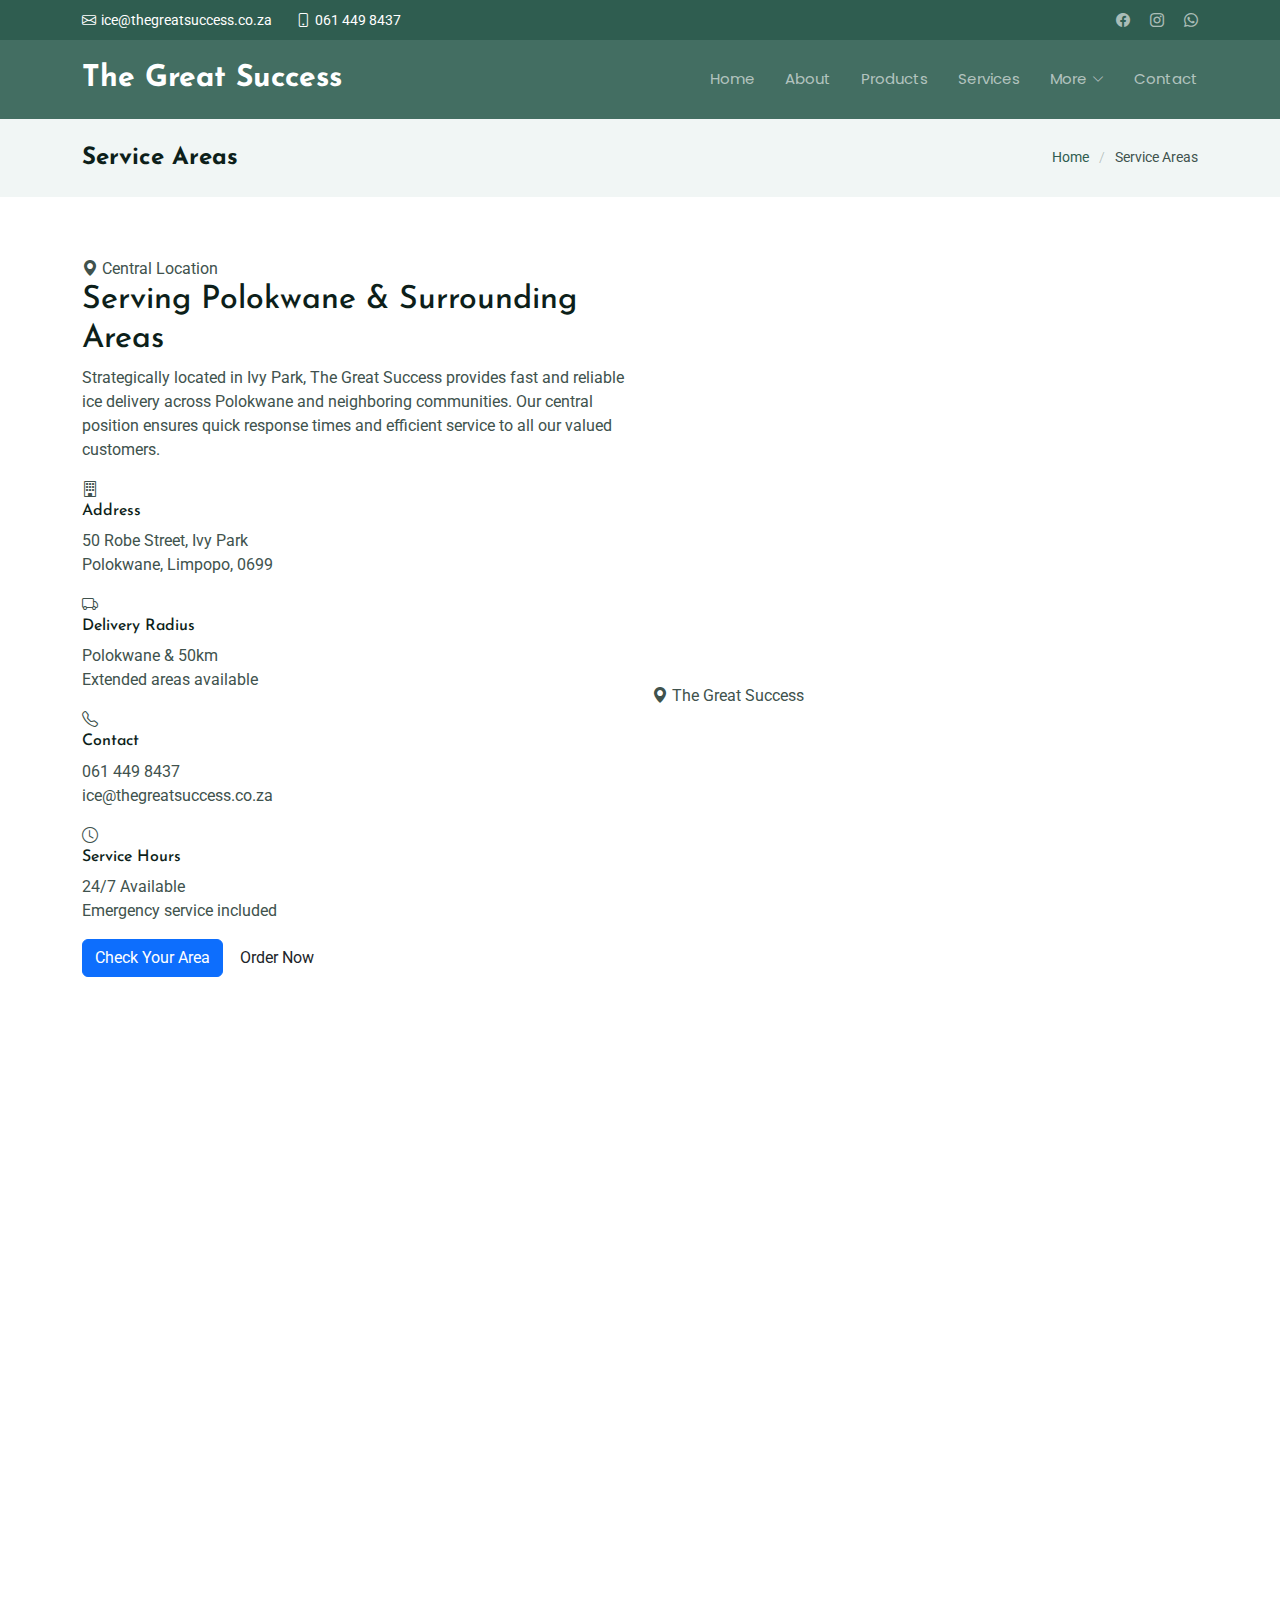
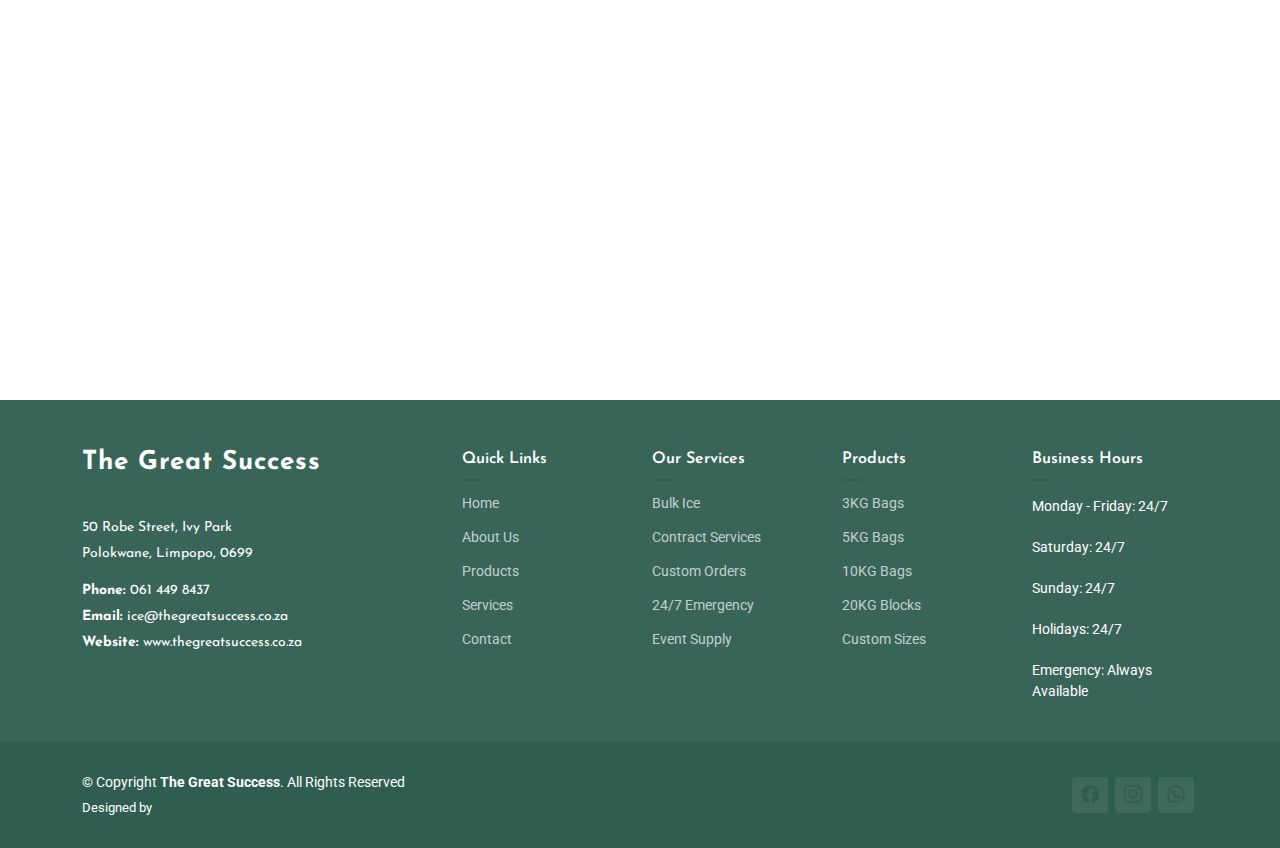
<file: location.html>
<!DOCTYPE html>
<html lang="en">

<head>
    <meta charset="utf-8">
    <meta content="width=device-width, initial-scale=1.0" name="viewport">
    <title>Service Areas - The Great Success | Premium Ice Distribution</title>
    <meta name="description" content="The Great Success serves Polokwane and surrounding areas with premium ice delivery. Check our service coverage and delivery zones">
    <meta name="keywords" content="ice delivery areas, Polokwane ice service, Limpopo ice distribution, service coverage">

    <!-- Favicons -->
    <link href="assets/img/favicon.png" rel="icon">
    <link href="assets/img/apple-touch-icon.png" rel="apple-touch-icon">

    <!-- Fonts -->
    <link href="https://fonts.googleapis.com" rel="preconnect">
    <link href="https://fonts.gstatic.com" rel="preconnect" crossorigin>
    <link href="https://fonts.googleapis.com/css2?family=Roboto:ital,wght@0,100;0,300;0,400;0,500;0,700;0,900;1,100;1,300;1,400;1,500;1,700;1,900&family=Poppins:ital,wght@0,100;0,200;0,300;0,400;0,500;0,600;0,700;0,800;0,900;1,100;1,200;1,300;1,400;1,500;1,600;1,700;1,800;1,900&family=Josefin+Sans:ital,wght@0,100;0,200;0,300;0,400;0,500;0,600;0,700;1,100;1,200;1,300;1,400;1,500;1,600;1,700&display=swap" rel="stylesheet">

    <!-- Vendor CSS Files -->
    <link href="assets/vendor/bootstrap/css/bootstrap.min.css" rel="stylesheet">
    <link href="assets/vendor/bootstrap-icons/bootstrap-icons.css" rel="stylesheet">
    <link href="assets/vendor/aos/aos.css" rel="stylesheet">
    <link href="assets/vendor/glightbox/css/glightbox.min.css" rel="stylesheet">
    <link href="assets/vendor/swiper/swiper-bundle.min.css" rel="stylesheet">

    <!-- Main CSS File -->
    <link href="assets/css/main.css" rel="stylesheet">

</head>

<body class="location-page">

    <header id="header" class="header sticky-top">

        <div class="topbar d-flex align-items-center dark-background">
            <div class="container d-flex justify-content-center justify-content-md-between">
                <div class="contact-info d-flex align-items-center">
                    <i class="bi bi-envelope d-flex align-items-center"><a href="mailto:ice@thegreatsuccess.co.za">ice@thegreatsuccess.co.za</a></i>
                    <i class="bi bi-phone d-flex align-items-center ms-4"><span>061 449 8437</span></i>
                </div>
                <div class="social-links d-none d-md-flex align-items-center">
                    <a href="#" class="facebook"><i class="bi bi-facebook"></i></a>
                    <a href="#" class="instagram"><i class="bi bi-instagram"></i></a>
                    <a href="#" class="whatsapp"><i class="bi bi-whatsapp"></i></a>
                </div>
            </div>
        </div><!-- End Top Bar -->

        <div class="branding d-flex align-items-cente">

            <div class="container position-relative d-flex align-items-center justify-content-between">
                <a href="index.html" class="logo d-flex align-items-center">
                    <!-- Uncomment the line below if you also wish to use an image logo -->
                    <!-- <img src="assets/img/logo.webp" alt=""> -->
                    <h1 class="sitename">The Great Success</h1>
                </a>

                <nav id="navmenu" class="navmenu">
                    <ul>
                        <li><a href="index.html">Home</a></li>
                        <li><a href="about.html">About</a></li>
                        <li><a href="products.html">Products</a></li>
                        <li><a href="services.html">Services</a></li>
                        <li class="dropdown">
                            <a href="#"><span>More</span> <i class="bi bi-chevron-down toggle-dropdown"></i></a>
                            <ul>
                                <li><a href="location.html">location</a></li>
                                <li><a href="privacy.html">Privacy</a></li>
                                <li><a href="terms.html">Terms & Conditions</a></li>
                                <li><a href="contact.html">Contact</a></li>
                            </ul>
                        </li>
                        <li><a href="contact.html">Contact</a></li>
                    </ul>
                    <i class="mobile-nav-toggle d-xl-none bi bi-list"></i>
                </nav>

            </div>

        </div>

    </header>

    <main class="main">

        <!-- Page Title -->
        <div class="page-title light-background">
            <div class="container d-lg-flex justify-content-between align-items-center">
                <h1 class="mb-2 mb-lg-0">Service Areas</h1>
                <nav class="breadcrumbs">
                    <ol>
                        <li><a href="index.html">Home</a></li>
                        <li class="current">Service Areas</li>
                    </ol>
                </nav>
            </div>
        </div><!-- End Page Title -->
        <!-- Service Areas Section -->
        <section id="service-areas" class="service-areas section">

            <div class="container" data-aos="fade-up" data-aos-delay="100">

                <!-- Main Location Content -->
                <div class="row align-items-center mb-5">

                    <!-- Location Details -->
                    <div class="col-lg-6 order-2 order-lg-1" data-aos="fade-right" data-aos-delay="200">
                        <div class="location-content">
                            <div class="location-badge">
                                <i class="bi bi-geo-alt-fill"></i>
                                <span>Central Location</span>
                            </div>
                            <h2 class="location-title">Serving Polokwane & Surrounding Areas</h2>
                            <p class="location-description">Strategically located in Ivy Park, The Great Success provides fast and reliable ice delivery across Polokwane and neighboring communities. Our central position ensures quick response times and efficient service to all our valued customers.</p>

                            <div class="info-grid">
                                <div class="info-item">
                                    <div class="info-icon">
                                        <i class="bi bi-building"></i>
                                    </div>
                                    <div class="info-text">
                                        <h6>Address</h6>
                                        <p>50 Robe Street, Ivy Park<br>Polokwane, Limpopo, 0699</p>
                                    </div>
                                </div>

                                <div class="info-item">
                                    <div class="info-icon">
                                        <i class="bi bi-truck"></i>
                                    </div>
                                    <div class="info-text">
                                        <h6>Delivery Radius</h6>
                                        <p>Polokwane & 50km<br>Extended areas available</p>
                                    </div>
                                </div>

                                <div class="info-item">
                                    <div class="info-icon">
                                        <i class="bi bi-telephone"></i>
                                    </div>
                                    <div class="info-text">
                                        <h6>Contact</h6>
                                        <p>061 449 8437<br>ice@thegreatsuccess.co.za</p>
                                    </div>
                                </div>

                                <div class="info-item">
                                    <div class="info-icon">
                                        <i class="bi bi-clock"></i>
                                    </div>
                                    <div class="info-text">
                                        <h6>Service Hours</h6>
                                        <p>24/7 Available<br>Emergency service included</p>
                                    </div>
                                </div>
                            </div>

                            <div class="action-buttons">
                                <a href="contact.html" class="btn btn-primary">Check Your Area</a>
                                <a href="booking.html" class="btn btn-outline">Order Now</a>
                            </div>
                        </div>
                    </div>

                    <!-- Interactive Map -->
                    <div class="col-lg-6 order-1 order-lg-2" data-aos="fade-left" data-aos-delay="300">
                        <div class="map-container">
                            <iframe src="https://www.google.com/maps/embed?pb=!1m18!1m12!1m3!1d3586.234567890123!2d29.12345678901234!3d-23.98765432109876!2m3!1f0!2f0!3f0!3m2!1i1024!2i768!4f13.1!3m3!1m2!1s0x1ec6d9876543210%3A0xabcdef123456789!2s50%20Robe%20St%2C%20Ivy%20Park%2C%20Polokwane%2C%200699!5e0!3m2!1sen!2sza!4v1234567890123!5m2!1sen!2sza" frameborder="0" allowfullscreen="" loading="lazy" referrerpolicy="no-referrer-when-downgrade"></iframe>
                            <div class="map-overlay">
                                <div class="location-marker">
                                    <i class="bi bi-geo-alt-fill"></i>
                                    The Great Success
                                </div>
                            </div>
                        </div>
                    </div>

                </div>

                <!-- Delivery Services -->
                <div class="delivery-services" data-aos="fade-up" data-aos-delay="400">
                    <div class="row">
                        <div class="col-12">
                            <div class="section-header">
                                <h3>Our Delivery Services</h3>
                                <p>Flexible delivery options to meet your ice supply needs</p>
                            </div>
                        </div>
                    </div>

                    <div class="row">
                        <div class="col-lg-6 col-md-6 mb-4" data-aos="slide-up" data-aos-delay="500">
                            <div class="service-card">
                                <div class="service-header">
                                    <div class="service-icon-box">
                                        <i class="bi bi-truck"></i>
                                    </div>
                                    <div class="service-title">
                                        <h5>Standard Delivery</h5>
                                        <span class="service-time">Same Day</span>
                                    </div>
                                </div>
                                <div class="service-details">
                                    <p>Reliable same-day delivery service for all orders placed before 2 PM. Perfect for regular ice supply needs and planned events.</p>
                                    <div class="service-features">
                                        <span class="feature-tag">Same Day</span>
                                        <span class="feature-tag">Scheduled</span>
                                    </div>
                                </div>
                            </div>
                        </div>

                        <div class="col-lg-6 col-md-6 mb-4" data-aos="slide-up" data-aos-delay="600">
                            <div class="service-card">
                                <div class="service-header">
                                    <div class="service-icon-box">
                                        <i class="bi bi-lightning"></i>
                                    </div>
                                    <div class="service-title">
                                        <h5>Express Delivery</h5>
                                        <span class="service-time">2-4 Hours</span>
                                    </div>
                                </div>
                                <div class="service-details">
                                    <p>Priority express service for urgent ice requirements. Fast response times for emergency situations and last-minute needs.</p>
                                    <div class="service-features">
                                        <span class="feature-tag">Fast Response</span>
                                        <span class="feature-tag">Priority</span>
                                    </div>
                                </div>
                            </div>
                        </div>

                        <div class="col-lg-6 col-md-6 mb-4" data-aos="slide-up" data-aos-delay="700">
                            <div class="service-card">
                                <div class="service-header">
                                    <div class="service-icon-box">
                                        <i class="bi bi-calendar-check"></i>
                                    </div>
                                    <div class="service-title">
                                        <h5>Scheduled Delivery</h5>
                                        <span class="service-time">Regular Schedule</span>
                                    </div>
                                </div>
                                <div class="service-details">
                                    <p>Automated scheduled deliveries for contract customers. Set your preferred delivery days and times for consistent supply.</p>
                                    <div class="service-features">
                                        <span class="feature-tag">Automated</span>
                                        <span class="feature-tag">Consistent</span>
                                    </div>
                                </div>
                            </div>
                        </div>

                        <div class="col-lg-6 col-md-6 mb-4" data-aos="slide-up" data-aos-delay="800">
                            <div class="service-card">
                                <div class="service-header">
                                    <div class="service-icon-box">
                                        <i class="bi bi-clock"></i>
                                    </div>
                                    <div class="service-title">
                                        <h5>24/7 Emergency</h5>
                                        <span class="service-time">Always Available</span>
                                    </div>
                                </div>
                                <div class="service-details">
                                    <p>Round-the-clock emergency ice service. Available anytime for critical ice needs, equipment failures, or unexpected requirements.</p>
                                    <div class="service-features">
                                        <span class="feature-tag">24/7</span>
                                        <span class="feature-tag">Emergency</span>
                                    </div>
                                </div>
                            </div>
                        </div>
                    </div>
                </div>

                <!-- Service Coverage Areas -->
                <div class="coverage-section" data-aos="fade-up" data-aos-delay="900">
                    <div class="row">
                        <div class="col-12">
                            <div class="section-header">
                                <h3>Service Coverage Areas</h3>
                                <p>We deliver premium ice to these areas in and around Polokwane</p>
                            </div>
                        </div>
                    </div>

                    <div class="row">
                        <div class="col-lg-4 col-md-6" data-aos="zoom-in" data-aos-delay="1000">
                            <div class="area-item">
                               
                                    <div class="distance-badge">
                                        <i class="bi bi-geo-alt"></i>
                                        <span>Central</span>
                                    </div>
                                </div>
                                <div class="area-info">
                                    <h5>Polokwane Central</h5>
                                    <p class="delivery-time"><i class="bi bi-clock"></i> 15-30 minute delivery</p>
                                    <p>CBD, Government Complex, Medical facilities, and major business districts. Fastest delivery times in the city center.</p>
                                </div>
                            
                        </div>

                        <div class="col-lg-4 col-md-6" data-aos="zoom-in" data-aos-delay="1100">
                            <div class="area-item">
                                
                                    <div class="distance-badge">
                                        <i class="bi bi-geo-alt"></i>
                                        <span>5-10 min</span>
                                    </div>
                                </div>
                                <div class="area-info">
                                    <h5>Ivy Park & Bendor</h5>
                                    <p class="delivery-time"><i class="bi bi-clock"></i> 5-15 minute delivery</p>
                                    <p>Residential areas, shopping centers, and business parks. Our home base ensures fastest possible delivery times.</p>
                                </div>
                            
                        </div>

                        <div class="col-lg-4 col-md-6" data-aos="zoom-in" data-aos-delay="1200">
                            <div class="area-item">
                               
                                    <div class="distance-badge">
                                        <i class="bi bi-geo-alt"></i>
                                        <span>10-20 min</span>
                                    </div>
                                </div>
                                <div class="area-info">
                                    <h5>Fauna Park & Ster Park</h5>
                                    <p class="delivery-time"><i class="bi bi-clock"></i> 10-25 minute delivery</p>
                                    <p>Residential suburbs, schools, and community centers. Regular scheduled deliveries to these established neighborhoods.</p>
                                </div>
                          
                        </div>

                        <div class="col-lg-4 col-md-6" data-aos="zoom-in" data-aos-delay="1300">
                            <div class="area-item">
                               
                                    <div class="distance-badge">
                                        <i class="bi bi-geo-alt"></i>
                                        <span>15-25 min</span>
                                    </div>
                                </div>
                                <div class="area-info">
                                    <h5>Industrial Zones</h5>
                                    <p class="delivery-time"><i class="bi bi-clock"></i> 15-30 minute delivery</p>
                                    <p>Industrial sites, manufacturing plants, and logistics centers. Bulk ice solutions for commercial and industrial clients.</p>
                                </div>
                            
                        </div>

                        <div class="col-lg-4 col-md-6" data-aos="zoom-in" data-aos-delay="1400">
                            <div class="area-item">
                                
                                    <div class="distance-badge">
                                        <i class="bi bi-geo-alt"></i>
                                        <span>30-60 min</span>
                                    </div>
                                </div>
                                <div class="area-info">
                                    <h5>Surrounding Towns</h5>
                                    <p class="delivery-time"><i class="bi bi-clock"></i> 30-60 minute delivery</p>
                                    <p>Mankweng, Seshego, and other nearby towns. Extended service area with scheduled delivery routes.</p>
                                </div>
                           
                        </div>

                        <div class="col-lg-4 col-md-6" data-aos="zoom-in" data-aos-delay="1500">
                            <div class="area-item">  
                                    <div class="distance-badge">
                                        <i class="bi bi-geo-alt"></i>
                                        <span>Extended</span>
                                    </div>
                                </div>
                                <div class="area-info">
                                    <h5>Rural & Farm Areas</h5>
                                    <p class="delivery-time"><i class="bi bi-clock"></i> Custom delivery schedule</p>
                                    <p>Farms, lodges, and rural establishments. Special arrangements for bulk orders and regular supply to outlying areas.</p>
                                </div>
                            </div>
                    </div>
                </div>

            </div>

        </section><!-- /Service Areas Section -->

    </main>

    <footer id="footer" class="footer position-relative dark-background">

        <div class="footer-top">
            <div class="container">
                <div class="row gy-4">
                    <div class="col-lg-4 col-md-6 footer-about">
                        <a href="index.html" class="logo d-flex align-items-center">
                            <span class="sitename">The Great Success</span>
                        </a>
                        <div class="footer-contact pt-3">
                            <p>50 Robe Street, Ivy Park</p>
                            <p>Polokwane, Limpopo, 0699</p>
                            <p class="mt-3"><strong>Phone:</strong> <span>061 449 8437</span></p>
                            <p><strong>Email:</strong> <span>ice@thegreatsuccess.co.za</span></p>
                            <p><strong>Website:</strong> <span>www.thegreatsuccess.co.za</span></p>
                        </div>
                    </div>

                    <div class="col-lg-2 col-md-3 footer-links">
                        <h4>Quick Links</h4>
                        <ul>
                            <li><a href="index.html">Home</a></li>
                            <li><a href="about.html">About Us</a></li>
                            <li><a href="products.html">Products</a></li>
                            <li><a href="services.html">Services</a></li>
                            <li><a href="contact.html">Contact</a></li>
                        </ul>
                    </div>

                    <div class="col-lg-2 col-md-3 footer-links">
                        <h4>Our Services</h4>
                        <ul>
                            <li><a href="products.html">Bulk Ice</a></li>
                            <li><a href="contracts.html">Contract Services</a></li>
                            <li><a href="custom-orders.html">Custom Orders</a></li>
                            <li><a href="services.html">24/7 Emergency</a></li>
                            <li><a href="services.html">Event Supply</a></li>
                        </ul>
                    </div>

                    <div class="col-lg-2 col-md-3 footer-links">
                        <h4>Products</h4>
                        <ul>
                            <li><a href="products.html">3KG Bags</a></li>
                            <li><a href="products.html">5KG Bags</a></li>
                            <li><a href="products.html">10KG Bags</a></li>
                            <li><a href="products.html">20KG Blocks</a></li>
                            <li><a href="custom-orders.html">Custom Sizes</a></li>
                        </ul>
                    </div>

                    <div class="col-lg-2 col-md-3 footer-links">
                        <h4>Business Hours</h4>
                        <ul>
                            <li>Monday - Friday: 24/7</li>
                            <li>Saturday: 24/7</li>
                            <li>Sunday: 24/7</li>
                            <li>Holidays: 24/7</li>
                            <li>Emergency: Always Available</li>
                        </ul>
                    </div>

                </div>
            </div>
        </div>

        <div class="copyright text-center">
            <div class="container d-flex flex-column flex-lg-row justify-content-center justify-content-lg-between align-items-center">

                <div class="d-flex flex-column align-items-center align-items-lg-start">
                    <div>
                        © Copyright <strong><span>The Great Success</span></strong>. All Rights Reserved
                    </div>
                    <div class="credits">
                        Designed by <a href="https://bootstrapmade.com/">BootstrapMade</a>
                    </div>
                </div>

                <div class="social-links order-first order-lg-last mb-3 mb-lg-0">
                    <a href="#"><i class="bi bi-facebook"></i></a>
                    <a href="#"><i class="bi bi-instagram"></i></a>
                    <a href="#"><i class="bi bi-whatsapp"></i></a>
                </div>

            </div>
        </div>

    </footer>

    <!-- Scroll Top -->
    <a href="#" id="scroll-top" class="scroll-top d-flex align-items-center justify-content-center"><i class="bi bi-arrow-up-short"></i></a>

    <!-- Preloader -->
    <div id="preloader"></div>

    <!-- Vendor JS Files -->
    <script src="assets/vendor/bootstrap/js/bootstrap.bundle.min.js"></script>
    <script src="assets/vendor/php-email-form/validate.js"></script>
    <script src="assets/vendor/aos/aos.js"></script>
    <script src="assets/vendor/purecounter/purecounter_vanilla.js"></script>
    <script src="assets/vendor/glightbox/js/glightbox.min.js"></script>
    <script src="assets/vendor/swiper/swiper-bundle.min.js"></script>
    <script src="assets/vendor/imagesloaded/imagesloaded.pkgd.min.js"></script>
    <script src="assets/vendor/isotope-layout/isotope.pkgd.min.js"></script>

    <!-- Main JS File -->
    <script src="assets/js/main.js"></script>

</body>

</html>
</file>
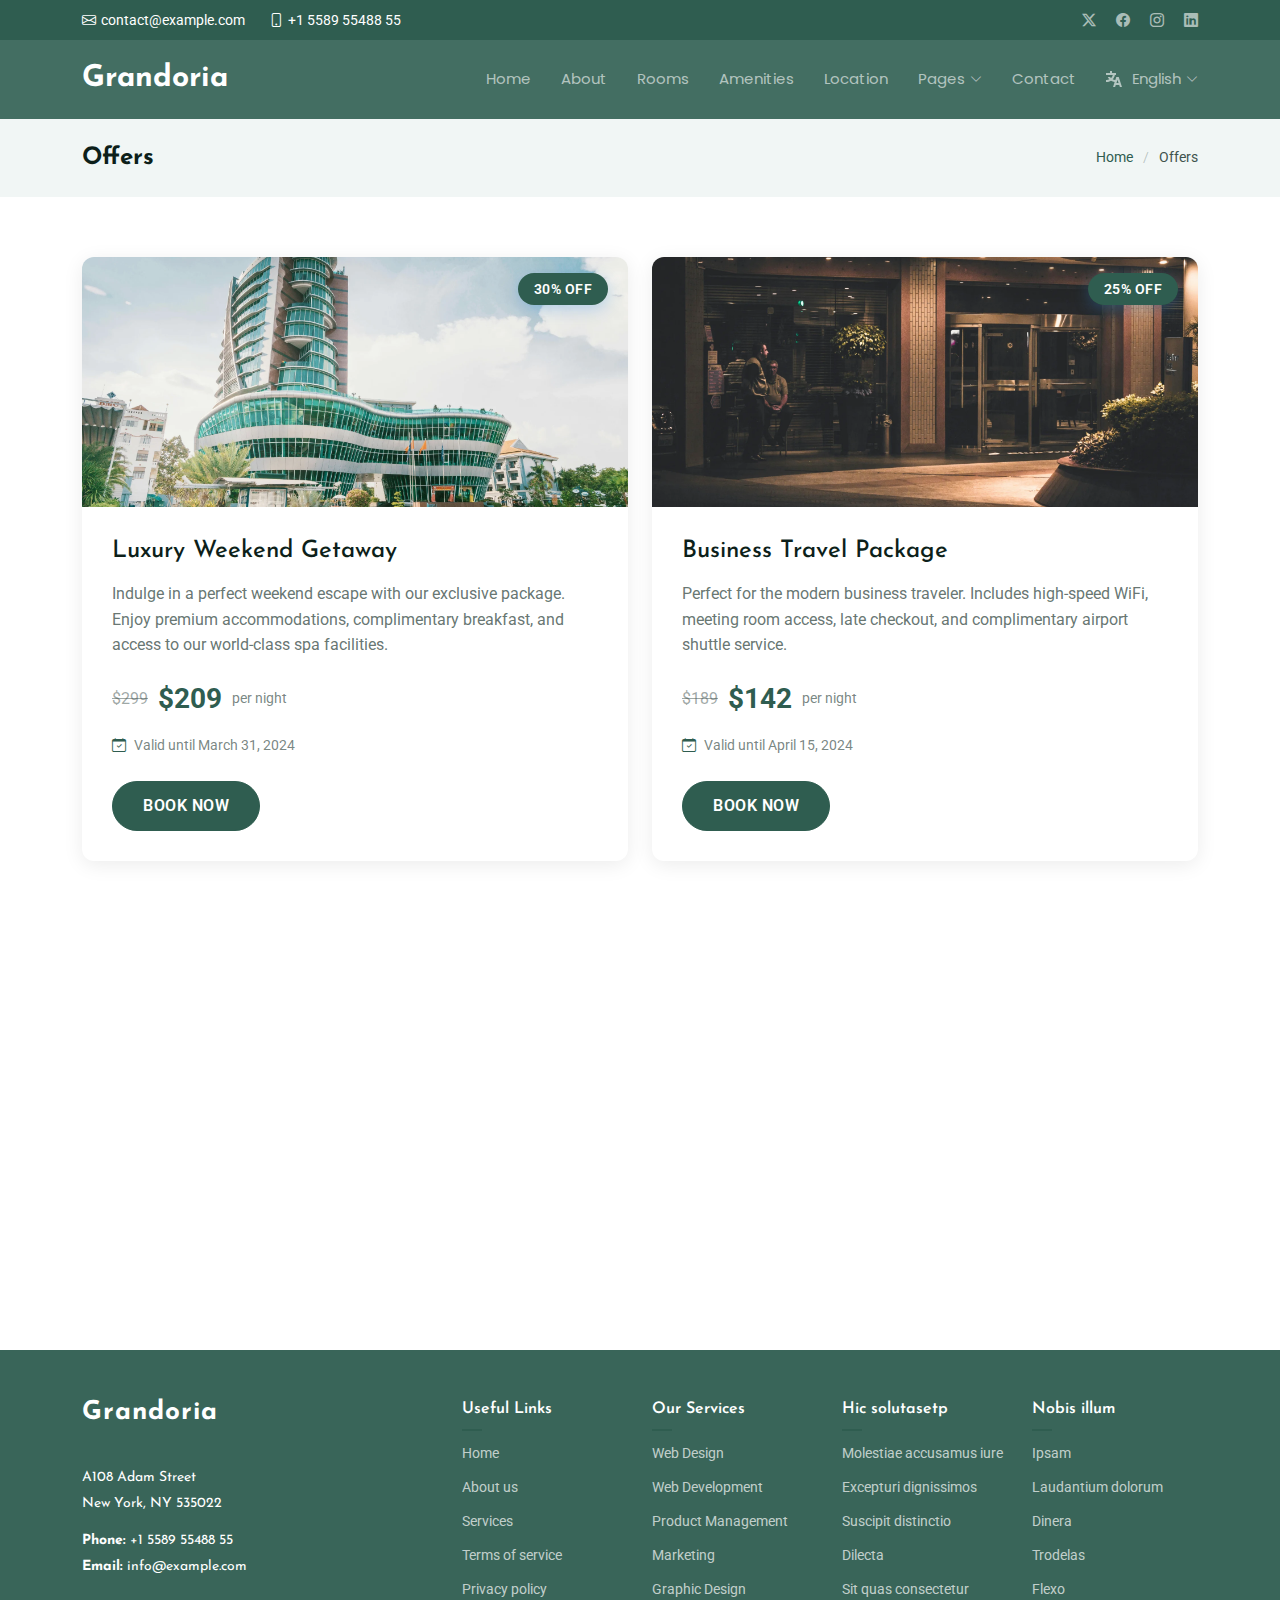
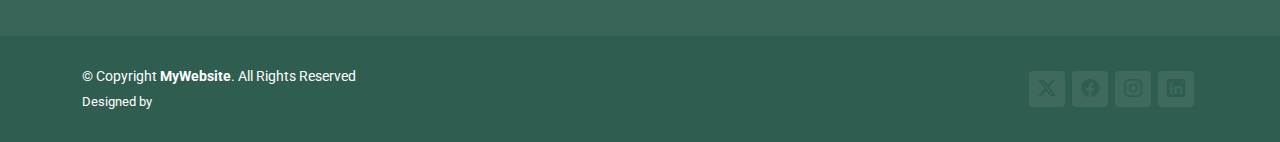
<file: offers.html>
<!DOCTYPE html>
<html lang="en">

<head>
  <meta charset="utf-8">
  <meta content="width=device-width, initial-scale=1.0" name="viewport">
  <title>Offers - Grandoria Bootstrap Template</title>
  <meta name="description" content="">
  <meta name="keywords" content="">

  <!-- Favicons -->
  <link href="assets/img/favicon.png" rel="icon">
  <link href="assets/img/apple-touch-icon.png" rel="apple-touch-icon">

  <!-- Fonts -->
  <link href="https://fonts.googleapis.com" rel="preconnect">
  <link href="https://fonts.gstatic.com" rel="preconnect" crossorigin>
  <link href="https://fonts.googleapis.com/css2?family=Roboto:ital,wght@0,100;0,300;0,400;0,500;0,700;0,900;1,100;1,300;1,400;1,500;1,700;1,900&family=Poppins:ital,wght@0,100;0,200;0,300;0,400;0,500;0,600;0,700;0,800;0,900;1,100;1,200;1,300;1,400;1,500;1,600;1,700;1,800;1,900&family=Josefin+Sans:ital,wght@0,100;0,200;0,300;0,400;0,500;0,600;0,700;1,100;1,200;1,300;1,400;1,500;1,600;1,700&display=swap" rel="stylesheet">

  <!-- Vendor CSS Files -->
  <link href="assets/vendor/bootstrap/css/bootstrap.min.css" rel="stylesheet">
  <link href="assets/vendor/bootstrap-icons/bootstrap-icons.css" rel="stylesheet">
  <link href="assets/vendor/aos/aos.css" rel="stylesheet">
  <link href="assets/vendor/glightbox/css/glightbox.min.css" rel="stylesheet">
  <link href="assets/vendor/swiper/swiper-bundle.min.css" rel="stylesheet">

  <!-- Main CSS File -->
  <link href="assets/css/main.css" rel="stylesheet">

  <!-- =======================================================
  * Template Name: Grandoria
  * Template URL: https://bootstrapmade.com/grandoria-bootstrap-hotel-template/
  * Updated: Jul 29 2025 with Bootstrap v5.3.7
  * Author: BootstrapMade.com
  * License: https://bootstrapmade.com/license/
  ======================================================== -->
</head>

<body class="offers-page">

  <header id="header" class="header sticky-top">

    <div class="topbar d-flex align-items-center dark-background">
      <div class="container d-flex justify-content-center justify-content-md-between">
        <div class="contact-info d-flex align-items-center">
          <i class="bi bi-envelope d-flex align-items-center"><a href="mailto:contact@example.com">contact@example.com</a></i>
          <i class="bi bi-phone d-flex align-items-center ms-4"><span>+1 5589 55488 55</span></i>
        </div>
        <div class="social-links d-none d-md-flex align-items-center">
          <a href="#" class="twitter"><i class="bi bi-twitter-x"></i></a>
          <a href="#" class="facebook"><i class="bi bi-facebook"></i></a>
          <a href="#" class="instagram"><i class="bi bi-instagram"></i></a>
          <a href="#" class="linkedin"><i class="bi bi-linkedin"></i></a>
        </div>
      </div>
    </div><!-- End Top Bar -->

    <div class="branding d-flex align-items-cente">

      <div class="container position-relative d-flex align-items-center justify-content-between">
        <a href="index.html" class="logo d-flex align-items-center">
          <!-- Uncomment the line below if you also wish to use an image logo -->
          <!-- <img src="assets/img/logo.webp" alt=""> -->
          <h1 class="sitename">Grandoria</h1>
        </a>

        <nav id="navmenu" class="navmenu">
          <ul>
            <li><a href="index.html">Home</a></li>
            <li><a href="about.html">About</a></li>
            <li><a href="rooms.html">Rooms</a></li>
            <li><a href="amenities.html">Amenities</a></li>
            <li><a href="location.html">Location</a></li>
            <li class="dropdown"><a href="#"><span>Pages</span> <i class="bi bi-chevron-down toggle-dropdown"></i></a>
              <ul>
                <li><a href="room-details.html">Room Details</a></li>
                <li><a href="restaurant.html">Restaurant</a></li>
                <li><a href="offers.html" class="active">Offers</a></li>
                <li><a href="events.html">Events</a></li>
                <li><a href="gallery.html">Gallery</a></li>
                <li><a href="booking.html">Booking</a></li>
                <li><a href="terms.html">Terms Page</a></li>
                <li><a href="privacy.html">Privacy Page</a></li>
                <li><a href="404.html">404 Page</a></li>
                <li><a href="starter-page.html">Starter Page</a></li>
              </ul>
            </li>
            <li><a href="contact.html">Contact</a></li>

            <li class="dropdown">
              <a href="#english">
                <svg class="icon" viewBox="0 0 16 16" fill="none" xmlns="http://www.w3.org/2000/svg">
                  <g id="SVGRepo_iconCarrier">
                    <path fill-rule="evenodd" clip-rule="evenodd" d="M4 0H6V2H10V4H8.86807C8.57073 5.66996 7.78574 7.17117 6.6656 8.35112C7.46567 8.73941 8.35737 8.96842 9.29948 8.99697L10.2735 6H12.7265L15.9765 16H13.8735L13.2235 14H9.77647L9.12647 16H7.0235L8.66176 10.9592C7.32639 10.8285 6.08165 10.3888 4.99999 9.71246C3.69496 10.5284 2.15255 11 0.5 11H0V9H0.5C1.5161 9 2.47775 8.76685 3.33437 8.35112C2.68381 7.66582 2.14629 6.87215 1.75171 6H4.02179C4.30023 6.43491 4.62904 6.83446 4.99999 7.19044C5.88743 6.33881 6.53369 5.23777 6.82607 4H0V2H4V0ZM12.5735 12L11.5 8.69688L10.4265 12H12.5735Z" fill="currentColor"></path>
                  </g>
                </svg>
                <span>English</span>
                <i class="bi bi-chevron-down toggle-dropdown"></i></a>
              <ul>
                <li><a href="#french">French</a></li>
                <li><a href="#deutsch">Deutsch</a></li>
                <li><a href="#spanish">Spanish</a></li>
              </ul>
            </li>

          </ul>
          <i class="mobile-nav-toggle d-xl-none bi bi-list"></i>
        </nav>

      </div>

    </div>

  </header>

  <main class="main">

    <!-- Page Title -->
    <div class="page-title light-background">
      <div class="container d-lg-flex justify-content-between align-items-center">
        <h1 class="mb-2 mb-lg-0">Offers</h1>
        <nav class="breadcrumbs">
          <ol>
            <li><a href="index.html">Home</a></li>
            <li class="current">Offers</li>
          </ol>
        </nav>
      </div>
    </div><!-- End Page Title -->

    <!-- Offers Section -->
    <section id="offers" class="offers section">

      <div class="container" data-aos="fade-up" data-aos-delay="100">

        <div class="row gy-4">

          <div class="col-lg-6" data-aos="fade-up" data-aos-delay="200">
            <div class="offer-card">
              <div class="offer-image">
                <img src="assets/img/hotel/showcase-3.webp" alt="Special Offer" class="img-fluid">
                <div class="offer-badge">
                  <span class="discount">30% OFF</span>
                </div>
              </div>
              <div class="offer-content">
                <h3>Luxury Weekend Getaway</h3>
                <p>Indulge in a perfect weekend escape with our exclusive package. Enjoy premium accommodations, complimentary breakfast, and access to our world-class spa facilities.</p>
                <div class="offer-details">
                  <div class="price-info">
                    <span class="original-price">$299</span>
                    <span class="discounted-price">$209</span>
                    <span class="per-night">per night</span>
                  </div>
                  <div class="validity">
                    <i class="bi bi-calendar-check"></i>
                    <span>Valid until March 31, 2024</span>
                  </div>
                </div>
                <a href="#" class="btn btn-primary">Book Now</a>
              </div>
            </div><!-- End Offer Card -->
          </div>

          <div class="col-lg-6" data-aos="fade-up" data-aos-delay="300">
            <div class="offer-card">
              <div class="offer-image">
                <img src="assets/img/hotel/showcase-7.webp" alt="Special Offer" class="img-fluid">
                <div class="offer-badge">
                  <span class="discount">25% OFF</span>
                </div>
              </div>
              <div class="offer-content">
                <h3>Business Travel Package</h3>
                <p>Perfect for the modern business traveler. Includes high-speed WiFi, meeting room access, late checkout, and complimentary airport shuttle service.</p>
                <div class="offer-details">
                  <div class="price-info">
                    <span class="original-price">$189</span>
                    <span class="discounted-price">$142</span>
                    <span class="per-night">per night</span>
                  </div>
                  <div class="validity">
                    <i class="bi bi-calendar-check"></i>
                    <span>Valid until April 15, 2024</span>
                  </div>
                </div>
                <a href="#" class="btn btn-primary">Book Now</a>
              </div>
            </div><!-- End Offer Card -->
          </div>

          <div class="col-lg-4" data-aos="fade-up" data-aos-delay="400">
            <div class="offer-card compact">
              <div class="offer-image">
                <img src="assets/img/hotel/amenities-2.webp" alt="Special Offer" class="img-fluid">
                <div class="offer-badge">
                  <span class="discount">FREE</span>
                </div>
              </div>
              <div class="offer-content">
                <h4>Spa Day Experience</h4>
                <p>Complimentary spa session with any 3-night stay booking.</p>
                <div class="offer-details">
                  <div class="validity">
                    <i class="bi bi-calendar-check"></i>
                    <span>Limited time offer</span>
                  </div>
                </div>
                <a href="#" class="btn btn-outline-primary">Learn More</a>
              </div>
            </div><!-- End Offer Card -->
          </div>

          <div class="col-lg-4" data-aos="fade-up" data-aos-delay="450">
            <div class="offer-card compact">
              <div class="offer-image">
                <img src="assets/img/hotel/dining-4.webp" alt="Special Offer" class="img-fluid">
                <div class="offer-badge">
                  <span class="discount">50% OFF</span>
                </div>
              </div>
              <div class="offer-content">
                <h4>Romantic Dinner</h4>
                <p>Special discount on our signature dining experience for couples.</p>
                <div class="offer-details">
                  <div class="validity">
                    <i class="bi bi-calendar-check"></i>
                    <span>Weekends only</span>
                  </div>
                </div>
                <a href="#" class="btn btn-outline-primary">Reserve Table</a>
              </div>
            </div><!-- End Offer Card -->
          </div>

          <div class="col-lg-4" data-aos="fade-up" data-aos-delay="500">
            <div class="offer-card compact">
              <div class="offer-image">
                <img src="assets/img/hotel/event-6.webp" alt="Special Offer" class="img-fluid">
                <div class="offer-badge">
                  <span class="discount">SAVE 40%</span>
                </div>
              </div>
              <div class="offer-content">
                <h4>Family Fun Package</h4>
                <p>Kids stay free with complimentary activities and meals included.</p>
                <div class="offer-details">
                  <div class="validity">
                    <i class="bi bi-calendar-check"></i>
                    <span>Summer season</span>
                  </div>
                </div>
                <a href="#" class="btn btn-outline-primary">Book Family</a>
              </div>
            </div><!-- End Offer Card -->
          </div>

        </div>

      </div>

    </section><!-- /Offers Section -->

  </main>

  <footer id="footer" class="footer position-relative dark-background">

    <div class="footer-top">
      <div class="container">
        <div class="row gy-4">
          <div class="col-lg-4 col-md-6 footer-about">
            <a href="index.html" class="logo d-flex align-items-center">
              <span class="sitename">Grandoria</span>
            </a>
            <div class="footer-contact pt-3">
              <p>A108 Adam Street</p>
              <p>New York, NY 535022</p>
              <p class="mt-3"><strong>Phone:</strong> <span>+1 5589 55488 55</span></p>
              <p><strong>Email:</strong> <span>info@example.com</span></p>
            </div>
          </div>

          <div class="col-lg-2 col-md-3 footer-links">
            <h4>Useful Links</h4>
            <ul>
              <li><a href="#">Home</a></li>
              <li><a href="#">About us</a></li>
              <li><a href="#">Services</a></li>
              <li><a href="#">Terms of service</a></li>
              <li><a href="#">Privacy policy</a></li>
            </ul>
          </div>

          <div class="col-lg-2 col-md-3 footer-links">
            <h4>Our Services</h4>
            <ul>
              <li><a href="#">Web Design</a></li>
              <li><a href="#">Web Development</a></li>
              <li><a href="#">Product Management</a></li>
              <li><a href="#">Marketing</a></li>
              <li><a href="#">Graphic Design</a></li>
            </ul>
          </div>

          <div class="col-lg-2 col-md-3 footer-links">
            <h4>Hic solutasetp</h4>
            <ul>
              <li><a href="#">Molestiae accusamus iure</a></li>
              <li><a href="#">Excepturi dignissimos</a></li>
              <li><a href="#">Suscipit distinctio</a></li>
              <li><a href="#">Dilecta</a></li>
              <li><a href="#">Sit quas consectetur</a></li>
            </ul>
          </div>

          <div class="col-lg-2 col-md-3 footer-links">
            <h4>Nobis illum</h4>
            <ul>
              <li><a href="#">Ipsam</a></li>
              <li><a href="#">Laudantium dolorum</a></li>
              <li><a href="#">Dinera</a></li>
              <li><a href="#">Trodelas</a></li>
              <li><a href="#">Flexo</a></li>
            </ul>
          </div>

        </div>
      </div>
    </div>

    <div class="copyright text-center">
      <div class="container d-flex flex-column flex-lg-row justify-content-center justify-content-lg-between align-items-center">

        <div class="d-flex flex-column align-items-center align-items-lg-start">
          <div>
            © Copyright <strong><span>MyWebsite</span></strong>. All Rights Reserved
          </div>
          <div class="credits">
            <!-- All the links in the footer should remain intact. -->
            <!-- You can delete the links only if you purchased the pro version. -->
            <!-- Licensing information: https://bootstrapmade.com/license/ -->
            <!-- Purchase the pro version with working PHP/AJAX contact form: https://bootstrapmade.com/herobiz-bootstrap-business-template/ -->
            Designed by <a href="https://bootstrapmade.com/">BootstrapMade</a>
          </div>
        </div>

        <div class="social-links order-first order-lg-last mb-3 mb-lg-0">
          <a href=""><i class="bi bi-twitter-x"></i></a>
          <a href=""><i class="bi bi-facebook"></i></a>
          <a href=""><i class="bi bi-instagram"></i></a>
          <a href=""><i class="bi bi-linkedin"></i></a>
        </div>

      </div>
    </div>

  </footer>

  <!-- Scroll Top -->
  <a href="#" id="scroll-top" class="scroll-top d-flex align-items-center justify-content-center"><i class="bi bi-arrow-up-short"></i></a>

  <!-- Preloader -->
  <div id="preloader"></div>

  <!-- Vendor JS Files -->
  <script src="assets/vendor/bootstrap/js/bootstrap.bundle.min.js"></script>
  <script src="assets/vendor/php-email-form/validate.js"></script>
  <script src="assets/vendor/aos/aos.js"></script>
  <script src="assets/vendor/purecounter/purecounter_vanilla.js"></script>
  <script src="assets/vendor/glightbox/js/glightbox.min.js"></script>
  <script src="assets/vendor/swiper/swiper-bundle.min.js"></script>
  <script src="assets/vendor/imagesloaded/imagesloaded.pkgd.min.js"></script>
  <script src="assets/vendor/isotope-layout/isotope.pkgd.min.js"></script>

  <!-- Main JS File -->
  <script src="assets/js/main.js"></script>

</body>

</html>
</file>
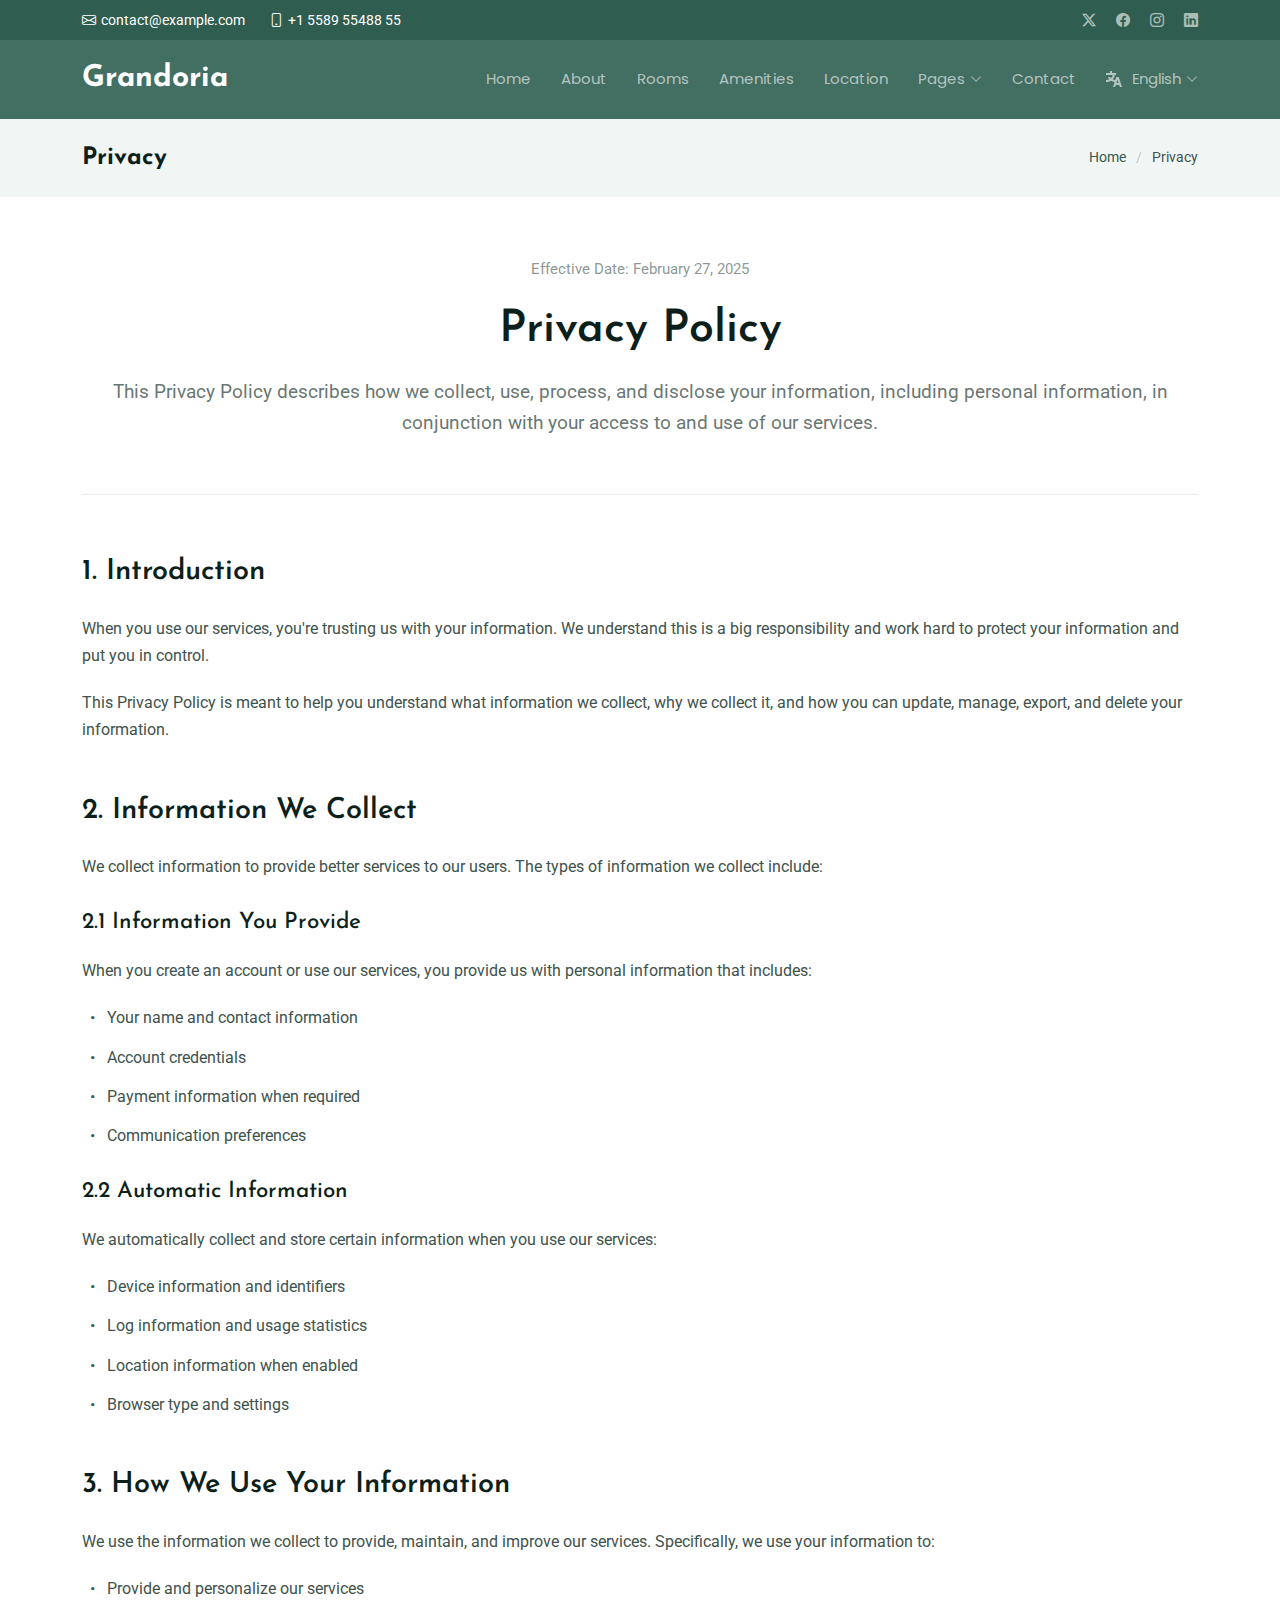
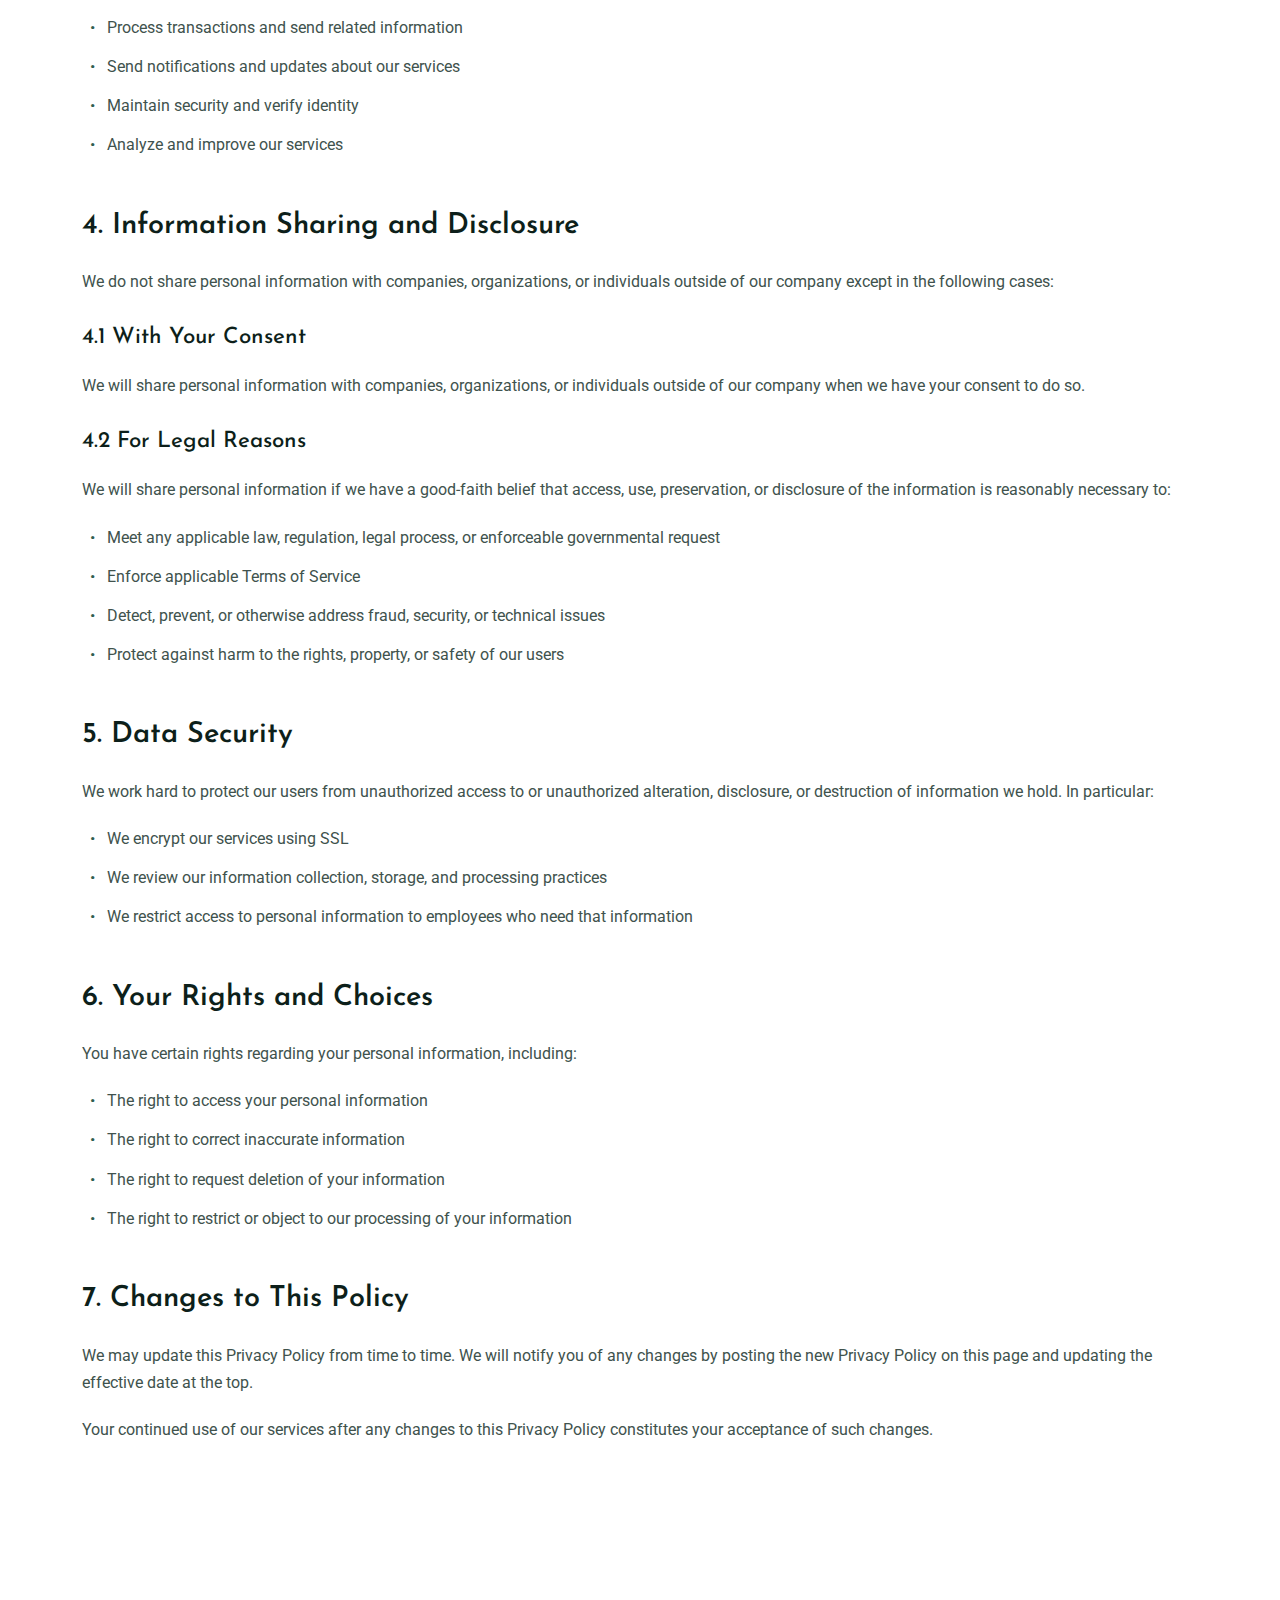
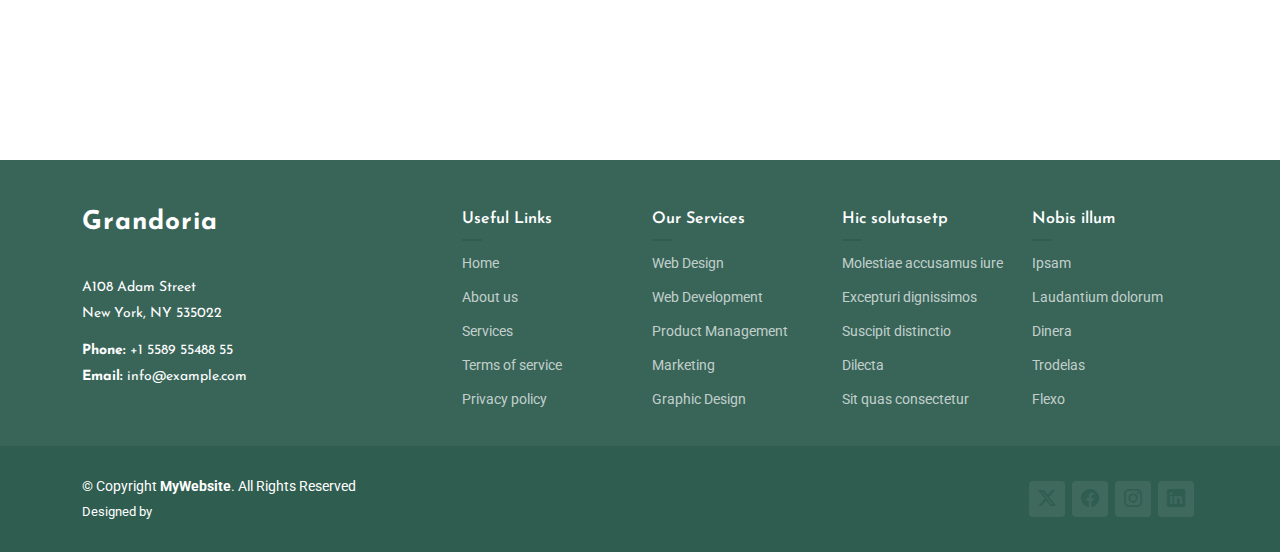
<file: privacy.html>
<!DOCTYPE html>
<html lang="en">

<head>
  <meta charset="utf-8">
  <meta content="width=device-width, initial-scale=1.0" name="viewport">
  <title>Privacy - Grandoria Bootstrap Template</title>
  <meta name="description" content="">
  <meta name="keywords" content="">

  <!-- Favicons -->
  <link href="assets/img/favicon.png" rel="icon">
  <link href="assets/img/apple-touch-icon.png" rel="apple-touch-icon">

  <!-- Fonts -->
  <link href="https://fonts.googleapis.com" rel="preconnect">
  <link href="https://fonts.gstatic.com" rel="preconnect" crossorigin>
  <link href="https://fonts.googleapis.com/css2?family=Roboto:ital,wght@0,100;0,300;0,400;0,500;0,700;0,900;1,100;1,300;1,400;1,500;1,700;1,900&family=Poppins:ital,wght@0,100;0,200;0,300;0,400;0,500;0,600;0,700;0,800;0,900;1,100;1,200;1,300;1,400;1,500;1,600;1,700;1,800;1,900&family=Josefin+Sans:ital,wght@0,100;0,200;0,300;0,400;0,500;0,600;0,700;1,100;1,200;1,300;1,400;1,500;1,600;1,700&display=swap" rel="stylesheet">

  <!-- Vendor CSS Files -->
  <link href="assets/vendor/bootstrap/css/bootstrap.min.css" rel="stylesheet">
  <link href="assets/vendor/bootstrap-icons/bootstrap-icons.css" rel="stylesheet">
  <link href="assets/vendor/aos/aos.css" rel="stylesheet">
  <link href="assets/vendor/glightbox/css/glightbox.min.css" rel="stylesheet">
  <link href="assets/vendor/swiper/swiper-bundle.min.css" rel="stylesheet">

  <!-- Main CSS File -->
  <link href="assets/css/main.css" rel="stylesheet">

  <!-- =======================================================
  * Template Name: Grandoria
  * Template URL: https://bootstrapmade.com/grandoria-bootstrap-hotel-template/
  * Updated: Jul 29 2025 with Bootstrap v5.3.7
  * Author: BootstrapMade.com
  * License: https://bootstrapmade.com/license/
  ======================================================== -->
</head>

<body class="privacy-page">

  <header id="header" class="header sticky-top">

    <div class="topbar d-flex align-items-center dark-background">
      <div class="container d-flex justify-content-center justify-content-md-between">
        <div class="contact-info d-flex align-items-center">
          <i class="bi bi-envelope d-flex align-items-center"><a href="mailto:contact@example.com">contact@example.com</a></i>
          <i class="bi bi-phone d-flex align-items-center ms-4"><span>+1 5589 55488 55</span></i>
        </div>
        <div class="social-links d-none d-md-flex align-items-center">
          <a href="#" class="twitter"><i class="bi bi-twitter-x"></i></a>
          <a href="#" class="facebook"><i class="bi bi-facebook"></i></a>
          <a href="#" class="instagram"><i class="bi bi-instagram"></i></a>
          <a href="#" class="linkedin"><i class="bi bi-linkedin"></i></a>
        </div>
      </div>
    </div><!-- End Top Bar -->

    <div class="branding d-flex align-items-cente">

      <div class="container position-relative d-flex align-items-center justify-content-between">
        <a href="index.html" class="logo d-flex align-items-center">
          <!-- Uncomment the line below if you also wish to use an image logo -->
          <!-- <img src="assets/img/logo.webp" alt=""> -->
          <h1 class="sitename">Grandoria</h1>
        </a>

        <nav id="navmenu" class="navmenu">
          <ul>
            <li><a href="index.html">Home</a></li>
            <li><a href="about.html">About</a></li>
            <li><a href="rooms.html">Rooms</a></li>
            <li><a href="amenities.html">Amenities</a></li>
            <li><a href="location.html">Location</a></li>
            <li class="dropdown"><a href="#"><span>Pages</span> <i class="bi bi-chevron-down toggle-dropdown"></i></a>
              <ul>
                <li><a href="room-details.html">Room Details</a></li>
                <li><a href="restaurant.html">Restaurant</a></li>
                <li><a href="offers.html">Offers</a></li>
                <li><a href="events.html">Events</a></li>
                <li><a href="gallery.html">Gallery</a></li>
                <li><a href="booking.html">Booking</a></li>
                <li><a href="terms.html">Terms Page</a></li>
                <li><a href="privacy.html" class="active">Privacy Page</a></li>
                <li><a href="404.html">404 Page</a></li>
                <li><a href="starter-page.html">Starter Page</a></li>
              </ul>
            </li>
            <li><a href="contact.html">Contact</a></li>

            <li class="dropdown">
              <a href="#english">
                <svg class="icon" viewBox="0 0 16 16" fill="none" xmlns="http://www.w3.org/2000/svg">
                  <g id="SVGRepo_iconCarrier">
                    <path fill-rule="evenodd" clip-rule="evenodd" d="M4 0H6V2H10V4H8.86807C8.57073 5.66996 7.78574 7.17117 6.6656 8.35112C7.46567 8.73941 8.35737 8.96842 9.29948 8.99697L10.2735 6H12.7265L15.9765 16H13.8735L13.2235 14H9.77647L9.12647 16H7.0235L8.66176 10.9592C7.32639 10.8285 6.08165 10.3888 4.99999 9.71246C3.69496 10.5284 2.15255 11 0.5 11H0V9H0.5C1.5161 9 2.47775 8.76685 3.33437 8.35112C2.68381 7.66582 2.14629 6.87215 1.75171 6H4.02179C4.30023 6.43491 4.62904 6.83446 4.99999 7.19044C5.88743 6.33881 6.53369 5.23777 6.82607 4H0V2H4V0ZM12.5735 12L11.5 8.69688L10.4265 12H12.5735Z" fill="currentColor"></path>
                  </g>
                </svg>
                <span>English</span>
                <i class="bi bi-chevron-down toggle-dropdown"></i></a>
              <ul>
                <li><a href="#french">French</a></li>
                <li><a href="#deutsch">Deutsch</a></li>
                <li><a href="#spanish">Spanish</a></li>
              </ul>
            </li>

          </ul>
          <i class="mobile-nav-toggle d-xl-none bi bi-list"></i>
        </nav>

      </div>

    </div>

  </header>

  <main class="main">

    <!-- Page Title -->
    <div class="page-title light-background">
      <div class="container d-lg-flex justify-content-between align-items-center">
        <h1 class="mb-2 mb-lg-0">Privacy</h1>
        <nav class="breadcrumbs">
          <ol>
            <li><a href="index.html">Home</a></li>
            <li class="current">Privacy</li>
          </ol>
        </nav>
      </div>
    </div><!-- End Page Title -->

    <!-- Privacy Section -->
    <section id="privacy" class="privacy section">

      <div class="container" data-aos="fade-up">
        <!-- Header -->
        <div class="privacy-header" data-aos="fade-up">
          <div class="header-content">
            <div class="last-updated">Effective Date: February 27, 2025</div>
            <h1>Privacy Policy</h1>
            <p class="intro-text">This Privacy Policy describes how we collect, use, process, and disclose your information, including personal information, in conjunction with your access to and use of our services.</p>
          </div>
        </div>

        <!-- Main Content -->
        <div class="privacy-content" data-aos="fade-up">
          <!-- Introduction -->
          <div class="content-section">
            <h2>1. Introduction</h2>
            <p>When you use our services, you're trusting us with your information. We understand this is a big responsibility and work hard to protect your information and put you in control.</p>
            <p>This Privacy Policy is meant to help you understand what information we collect, why we collect it, and how you can update, manage, export, and delete your information.</p>
          </div>

          <!-- Information Collection -->
          <div class="content-section">
            <h2>2. Information We Collect</h2>
            <p>We collect information to provide better services to our users. The types of information we collect include:</p>

            <h3>2.1 Information You Provide</h3>
            <p>When you create an account or use our services, you provide us with personal information that includes:</p>
            <ul>
              <li>Your name and contact information</li>
              <li>Account credentials</li>
              <li>Payment information when required</li>
              <li>Communication preferences</li>
            </ul>

            <h3>2.2 Automatic Information</h3>
            <p>We automatically collect and store certain information when you use our services:</p>
            <ul>
              <li>Device information and identifiers</li>
              <li>Log information and usage statistics</li>
              <li>Location information when enabled</li>
              <li>Browser type and settings</li>
            </ul>
          </div>

          <!-- Use of Information -->
          <div class="content-section">
            <h2>3. How We Use Your Information</h2>
            <p>We use the information we collect to provide, maintain, and improve our services. Specifically, we use your information to:</p>
            <ul>
              <li>Provide and personalize our services</li>
              <li>Process transactions and send related information</li>
              <li>Send notifications and updates about our services</li>
              <li>Maintain security and verify identity</li>
              <li>Analyze and improve our services</li>
            </ul>
          </div>

          <!-- Information Sharing -->
          <div class="content-section">
            <h2>4. Information Sharing and Disclosure</h2>
            <p>We do not share personal information with companies, organizations, or individuals outside of our company except in the following cases:</p>

            <h3>4.1 With Your Consent</h3>
            <p>We will share personal information with companies, organizations, or individuals outside of our company when we have your consent to do so.</p>

            <h3>4.2 For Legal Reasons</h3>
            <p>We will share personal information if we have a good-faith belief that access, use, preservation, or disclosure of the information is reasonably necessary to:</p>
            <ul>
              <li>Meet any applicable law, regulation, legal process, or enforceable governmental request</li>
              <li>Enforce applicable Terms of Service</li>
              <li>Detect, prevent, or otherwise address fraud, security, or technical issues</li>
              <li>Protect against harm to the rights, property, or safety of our users</li>
            </ul>
          </div>

          <!-- Data Security -->
          <div class="content-section">
            <h2>5. Data Security</h2>
            <p>We work hard to protect our users from unauthorized access to or unauthorized alteration, disclosure, or destruction of information we hold. In particular:</p>
            <ul>
              <li>We encrypt our services using SSL</li>
              <li>We review our information collection, storage, and processing practices</li>
              <li>We restrict access to personal information to employees who need that information</li>
            </ul>
          </div>

          <!-- Your Rights -->
          <div class="content-section">
            <h2>6. Your Rights and Choices</h2>
            <p>You have certain rights regarding your personal information, including:</p>
            <ul>
              <li>The right to access your personal information</li>
              <li>The right to correct inaccurate information</li>
              <li>The right to request deletion of your information</li>
              <li>The right to restrict or object to our processing of your information</li>
            </ul>
          </div>

          <!-- Policy Updates -->
          <div class="content-section">
            <h2>7. Changes to This Policy</h2>
            <p>We may update this Privacy Policy from time to time. We will notify you of any changes by posting the new Privacy Policy on this page and updating the effective date at the top.</p>
            <p>Your continued use of our services after any changes to this Privacy Policy constitutes your acceptance of such changes.</p>
          </div>
        </div>

        <!-- Contact Section -->
        <div class="privacy-contact" data-aos="fade-up">
          <h2>Contact Us</h2>
          <p>If you have any questions about this Privacy Policy or our practices, please contact us:</p>
          <div class="contact-details">
            <p><strong>Email:</strong> privacy@example.com</p>
            <p><strong>Address:</strong> 123 Privacy Street, Security City, 12345</p>
          </div>
        </div>

      </div>

    </section><!-- /Privacy Section -->

  </main>

  <footer id="footer" class="footer position-relative dark-background">

    <div class="footer-top">
      <div class="container">
        <div class="row gy-4">
          <div class="col-lg-4 col-md-6 footer-about">
            <a href="index.html" class="logo d-flex align-items-center">
              <span class="sitename">Grandoria</span>
            </a>
            <div class="footer-contact pt-3">
              <p>A108 Adam Street</p>
              <p>New York, NY 535022</p>
              <p class="mt-3"><strong>Phone:</strong> <span>+1 5589 55488 55</span></p>
              <p><strong>Email:</strong> <span>info@example.com</span></p>
            </div>
          </div>

          <div class="col-lg-2 col-md-3 footer-links">
            <h4>Useful Links</h4>
            <ul>
              <li><a href="#">Home</a></li>
              <li><a href="#">About us</a></li>
              <li><a href="#">Services</a></li>
              <li><a href="#">Terms of service</a></li>
              <li><a href="#">Privacy policy</a></li>
            </ul>
          </div>

          <div class="col-lg-2 col-md-3 footer-links">
            <h4>Our Services</h4>
            <ul>
              <li><a href="#">Web Design</a></li>
              <li><a href="#">Web Development</a></li>
              <li><a href="#">Product Management</a></li>
              <li><a href="#">Marketing</a></li>
              <li><a href="#">Graphic Design</a></li>
            </ul>
          </div>

          <div class="col-lg-2 col-md-3 footer-links">
            <h4>Hic solutasetp</h4>
            <ul>
              <li><a href="#">Molestiae accusamus iure</a></li>
              <li><a href="#">Excepturi dignissimos</a></li>
              <li><a href="#">Suscipit distinctio</a></li>
              <li><a href="#">Dilecta</a></li>
              <li><a href="#">Sit quas consectetur</a></li>
            </ul>
          </div>

          <div class="col-lg-2 col-md-3 footer-links">
            <h4>Nobis illum</h4>
            <ul>
              <li><a href="#">Ipsam</a></li>
              <li><a href="#">Laudantium dolorum</a></li>
              <li><a href="#">Dinera</a></li>
              <li><a href="#">Trodelas</a></li>
              <li><a href="#">Flexo</a></li>
            </ul>
          </div>

        </div>
      </div>
    </div>

    <div class="copyright text-center">
      <div class="container d-flex flex-column flex-lg-row justify-content-center justify-content-lg-between align-items-center">

        <div class="d-flex flex-column align-items-center align-items-lg-start">
          <div>
            © Copyright <strong><span>MyWebsite</span></strong>. All Rights Reserved
          </div>
          <div class="credits">
            <!-- All the links in the footer should remain intact. -->
            <!-- You can delete the links only if you purchased the pro version. -->
            <!-- Licensing information: https://bootstrapmade.com/license/ -->
            <!-- Purchase the pro version with working PHP/AJAX contact form: https://bootstrapmade.com/herobiz-bootstrap-business-template/ -->
            Designed by <a href="https://bootstrapmade.com/">BootstrapMade</a>
          </div>
        </div>

        <div class="social-links order-first order-lg-last mb-3 mb-lg-0">
          <a href=""><i class="bi bi-twitter-x"></i></a>
          <a href=""><i class="bi bi-facebook"></i></a>
          <a href=""><i class="bi bi-instagram"></i></a>
          <a href=""><i class="bi bi-linkedin"></i></a>
        </div>

      </div>
    </div>

  </footer>

  <!-- Scroll Top -->
  <a href="#" id="scroll-top" class="scroll-top d-flex align-items-center justify-content-center"><i class="bi bi-arrow-up-short"></i></a>

  <!-- Preloader -->
  <div id="preloader"></div>

  <!-- Vendor JS Files -->
  <script src="assets/vendor/bootstrap/js/bootstrap.bundle.min.js"></script>
  <script src="assets/vendor/php-email-form/validate.js"></script>
  <script src="assets/vendor/aos/aos.js"></script>
  <script src="assets/vendor/purecounter/purecounter_vanilla.js"></script>
  <script src="assets/vendor/glightbox/js/glightbox.min.js"></script>
  <script src="assets/vendor/swiper/swiper-bundle.min.js"></script>
  <script src="assets/vendor/imagesloaded/imagesloaded.pkgd.min.js"></script>
  <script src="assets/vendor/isotope-layout/isotope.pkgd.min.js"></script>

  <!-- Main JS File -->
  <script src="assets/js/main.js"></script>

</body>

</html>
</file>
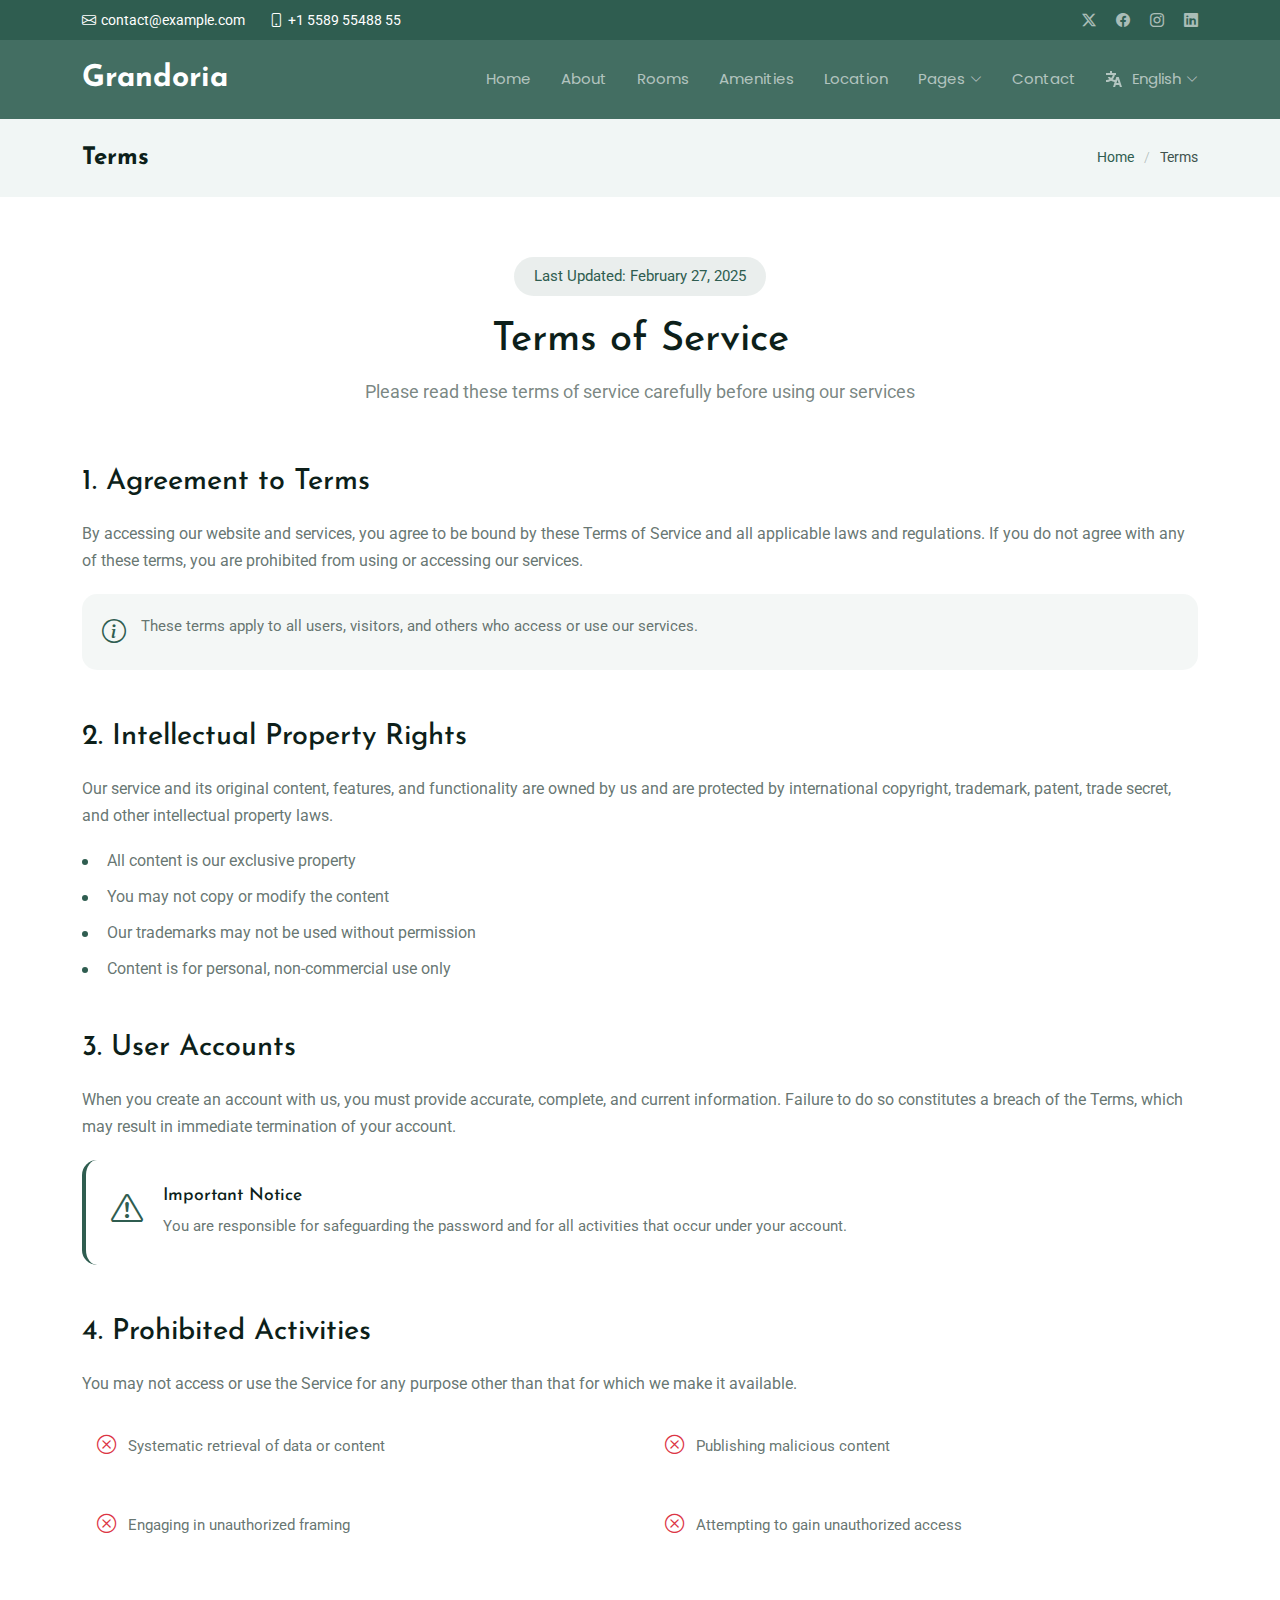
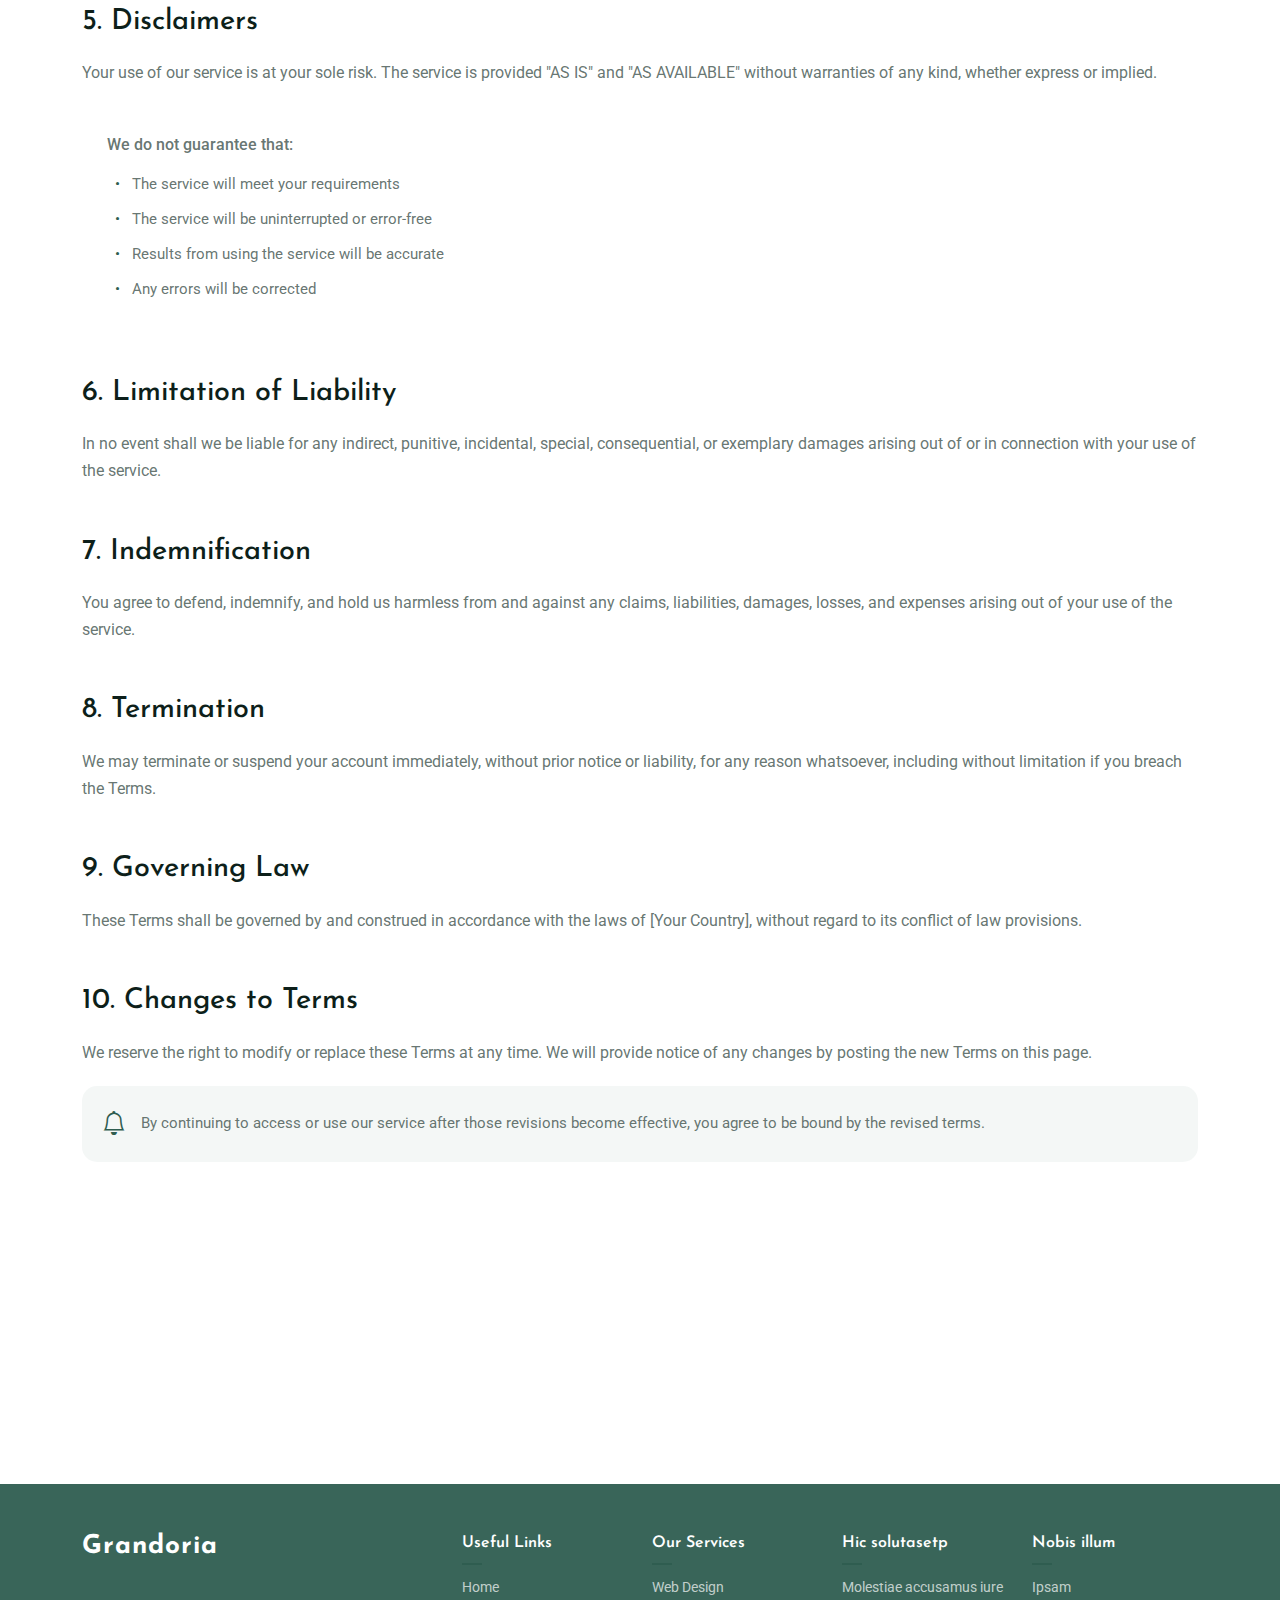
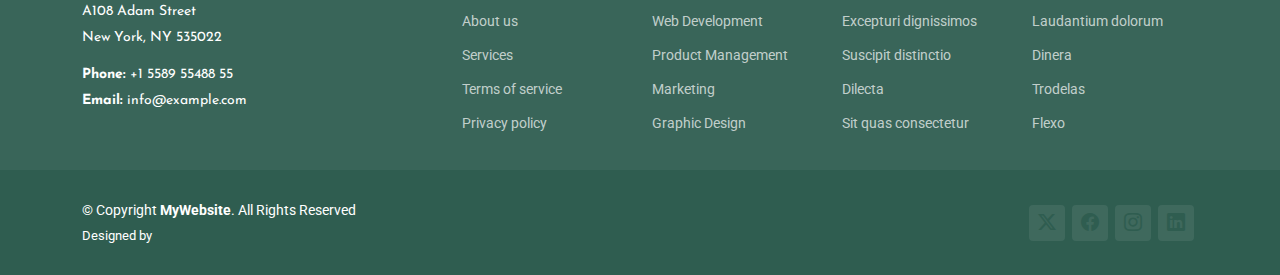
<file: terms.html>
<!DOCTYPE html>
<html lang="en">

<head>
  <meta charset="utf-8">
  <meta content="width=device-width, initial-scale=1.0" name="viewport">
  <title>Terms - Grandoria Bootstrap Template</title>
  <meta name="description" content="">
  <meta name="keywords" content="">

  <!-- Favicons -->
  <link href="assets/img/favicon.png" rel="icon">
  <link href="assets/img/apple-touch-icon.png" rel="apple-touch-icon">

  <!-- Fonts -->
  <link href="https://fonts.googleapis.com" rel="preconnect">
  <link href="https://fonts.gstatic.com" rel="preconnect" crossorigin>
  <link href="https://fonts.googleapis.com/css2?family=Roboto:ital,wght@0,100;0,300;0,400;0,500;0,700;0,900;1,100;1,300;1,400;1,500;1,700;1,900&family=Poppins:ital,wght@0,100;0,200;0,300;0,400;0,500;0,600;0,700;0,800;0,900;1,100;1,200;1,300;1,400;1,500;1,600;1,700;1,800;1,900&family=Josefin+Sans:ital,wght@0,100;0,200;0,300;0,400;0,500;0,600;0,700;1,100;1,200;1,300;1,400;1,500;1,600;1,700&display=swap" rel="stylesheet">

  <!-- Vendor CSS Files -->
  <link href="assets/vendor/bootstrap/css/bootstrap.min.css" rel="stylesheet">
  <link href="assets/vendor/bootstrap-icons/bootstrap-icons.css" rel="stylesheet">
  <link href="assets/vendor/aos/aos.css" rel="stylesheet">
  <link href="assets/vendor/glightbox/css/glightbox.min.css" rel="stylesheet">
  <link href="assets/vendor/swiper/swiper-bundle.min.css" rel="stylesheet">

  <!-- Main CSS File -->
  <link href="assets/css/main.css" rel="stylesheet">

  <!-- =======================================================
  * Template Name: Grandoria
  * Template URL: https://bootstrapmade.com/grandoria-bootstrap-hotel-template/
  * Updated: Jul 29 2025 with Bootstrap v5.3.7
  * Author: BootstrapMade.com
  * License: https://bootstrapmade.com/license/
  ======================================================== -->
</head>

<body class="terms-page">

  <header id="header" class="header sticky-top">

    <div class="topbar d-flex align-items-center dark-background">
      <div class="container d-flex justify-content-center justify-content-md-between">
        <div class="contact-info d-flex align-items-center">
          <i class="bi bi-envelope d-flex align-items-center"><a href="mailto:contact@example.com">contact@example.com</a></i>
          <i class="bi bi-phone d-flex align-items-center ms-4"><span>+1 5589 55488 55</span></i>
        </div>
        <div class="social-links d-none d-md-flex align-items-center">
          <a href="#" class="twitter"><i class="bi bi-twitter-x"></i></a>
          <a href="#" class="facebook"><i class="bi bi-facebook"></i></a>
          <a href="#" class="instagram"><i class="bi bi-instagram"></i></a>
          <a href="#" class="linkedin"><i class="bi bi-linkedin"></i></a>
        </div>
      </div>
    </div><!-- End Top Bar -->

    <div class="branding d-flex align-items-cente">

      <div class="container position-relative d-flex align-items-center justify-content-between">
        <a href="index.html" class="logo d-flex align-items-center">
          <!-- Uncomment the line below if you also wish to use an image logo -->
          <!-- <img src="assets/img/logo.webp" alt=""> -->
          <h1 class="sitename">Grandoria</h1>
        </a>

        <nav id="navmenu" class="navmenu">
          <ul>
            <li><a href="index.html">Home</a></li>
            <li><a href="about.html">About</a></li>
            <li><a href="rooms.html">Rooms</a></li>
            <li><a href="amenities.html">Amenities</a></li>
            <li><a href="location.html">Location</a></li>
            <li class="dropdown"><a href="#"><span>Pages</span> <i class="bi bi-chevron-down toggle-dropdown"></i></a>
              <ul>
                <li><a href="room-details.html">Room Details</a></li>
                <li><a href="restaurant.html">Restaurant</a></li>
                <li><a href="offers.html">Offers</a></li>
                <li><a href="events.html">Events</a></li>
                <li><a href="gallery.html">Gallery</a></li>
                <li><a href="booking.html">Booking</a></li>
                <li><a href="terms.html" class="active">Terms Page</a></li>
                <li><a href="privacy.html">Privacy Page</a></li>
                <li><a href="404.html">404 Page</a></li>
                <li><a href="starter-page.html">Starter Page</a></li>
              </ul>
            </li>
            <li><a href="contact.html">Contact</a></li>

            <li class="dropdown">
              <a href="#english">
                <svg class="icon" viewBox="0 0 16 16" fill="none" xmlns="http://www.w3.org/2000/svg">
                  <g id="SVGRepo_iconCarrier">
                    <path fill-rule="evenodd" clip-rule="evenodd" d="M4 0H6V2H10V4H8.86807C8.57073 5.66996 7.78574 7.17117 6.6656 8.35112C7.46567 8.73941 8.35737 8.96842 9.29948 8.99697L10.2735 6H12.7265L15.9765 16H13.8735L13.2235 14H9.77647L9.12647 16H7.0235L8.66176 10.9592C7.32639 10.8285 6.08165 10.3888 4.99999 9.71246C3.69496 10.5284 2.15255 11 0.5 11H0V9H0.5C1.5161 9 2.47775 8.76685 3.33437 8.35112C2.68381 7.66582 2.14629 6.87215 1.75171 6H4.02179C4.30023 6.43491 4.62904 6.83446 4.99999 7.19044C5.88743 6.33881 6.53369 5.23777 6.82607 4H0V2H4V0ZM12.5735 12L11.5 8.69688L10.4265 12H12.5735Z" fill="currentColor"></path>
                  </g>
                </svg>
                <span>English</span>
                <i class="bi bi-chevron-down toggle-dropdown"></i></a>
              <ul>
                <li><a href="#french">French</a></li>
                <li><a href="#deutsch">Deutsch</a></li>
                <li><a href="#spanish">Spanish</a></li>
              </ul>
            </li>

          </ul>
          <i class="mobile-nav-toggle d-xl-none bi bi-list"></i>
        </nav>

      </div>

    </div>

  </header>

  <main class="main">

    <!-- Page Title -->
    <div class="page-title light-background">
      <div class="container d-lg-flex justify-content-between align-items-center">
        <h1 class="mb-2 mb-lg-0">Terms</h1>
        <nav class="breadcrumbs">
          <ol>
            <li><a href="index.html">Home</a></li>
            <li class="current">Terms</li>
          </ol>
        </nav>
      </div>
    </div><!-- End Page Title -->

    <!-- Terms Of Service Section -->
    <section id="terms-of-service" class="terms-of-service section">

      <div class="container" data-aos="fade-up">
        <!-- Page Header -->
        <div class="tos-header text-center" data-aos="fade-up">
          <span class="last-updated">Last Updated: February 27, 2025</span>
          <h2>Terms of Service</h2>
          <p>Please read these terms of service carefully before using our services</p>
        </div>

        <!-- Content -->
        <div class="tos-content" data-aos="fade-up" data-aos-delay="200">
          <!-- Agreement Section -->
          <div id="agreement" class="content-section">
            <h3>1. Agreement to Terms</h3>
            <p>By accessing our website and services, you agree to be bound by these Terms of Service and all applicable laws and regulations. If you do not agree with any of these terms, you are prohibited from using or accessing our services.</p>
            <div class="info-box">
              <i class="bi bi-info-circle"></i>
              <p>These terms apply to all users, visitors, and others who access or use our services.</p>
            </div>
          </div>

          <!-- Intellectual Property -->
          <div id="intellectual-property" class="content-section">
            <h3>2. Intellectual Property Rights</h3>
            <p>Our service and its original content, features, and functionality are owned by us and are protected by international copyright, trademark, patent, trade secret, and other intellectual property laws.</p>
            <ul class="list-items">
              <li>All content is our exclusive property</li>
              <li>You may not copy or modify the content</li>
              <li>Our trademarks may not be used without permission</li>
              <li>Content is for personal, non-commercial use only</li>
            </ul>
          </div>

          <!-- User Accounts -->
          <div id="user-accounts" class="content-section">
            <h3>3. User Accounts</h3>
            <p>When you create an account with us, you must provide accurate, complete, and current information. Failure to do so constitutes a breach of the Terms, which may result in immediate termination of your account.</p>
            <div class="alert-box">
              <i class="bi bi-exclamation-triangle"></i>
              <div class="alert-content">
                <h5>Important Notice</h5>
                <p>You are responsible for safeguarding the password and for all activities that occur under your account.</p>
              </div>
            </div>
          </div>

          <!-- Prohibited Activities -->
          <div id="prohibited" class="content-section">
            <h3>4. Prohibited Activities</h3>
            <p>You may not access or use the Service for any purpose other than that for which we make it available.</p>
            <div class="prohibited-list">
              <div class="prohibited-item">
                <i class="bi bi-x-circle"></i>
                <span>Systematic retrieval of data or content</span>
              </div>
              <div class="prohibited-item">
                <i class="bi bi-x-circle"></i>
                <span>Publishing malicious content</span>
              </div>
              <div class="prohibited-item">
                <i class="bi bi-x-circle"></i>
                <span>Engaging in unauthorized framing</span>
              </div>
              <div class="prohibited-item">
                <i class="bi bi-x-circle"></i>
                <span>Attempting to gain unauthorized access</span>
              </div>
            </div>
          </div>

          <!-- Disclaimers -->
          <div id="disclaimer" class="content-section">
            <h3>5. Disclaimers</h3>
            <p>Your use of our service is at your sole risk. The service is provided "AS IS" and "AS AVAILABLE" without warranties of any kind, whether express or implied.</p>
            <div class="disclaimer-box">
              <p>We do not guarantee that:</p>
              <ul>
                <li>The service will meet your requirements</li>
                <li>The service will be uninterrupted or error-free</li>
                <li>Results from using the service will be accurate</li>
                <li>Any errors will be corrected</li>
              </ul>
            </div>
          </div>

          <!-- Limitation of Liability -->
          <div id="limitation" class="content-section">
            <h3>6. Limitation of Liability</h3>
            <p>In no event shall we be liable for any indirect, punitive, incidental, special, consequential, or exemplary damages arising out of or in connection with your use of the service.</p>
          </div>

          <!-- Indemnification -->
          <div id="indemnification" class="content-section">
            <h3>7. Indemnification</h3>
            <p>You agree to defend, indemnify, and hold us harmless from and against any claims, liabilities, damages, losses, and expenses arising out of your use of the service.</p>
          </div>

          <!-- Termination -->
          <div id="termination" class="content-section">
            <h3>8. Termination</h3>
            <p>We may terminate or suspend your account immediately, without prior notice or liability, for any reason whatsoever, including without limitation if you breach the Terms.</p>
          </div>

          <!-- Governing Law -->
          <div id="governing-law" class="content-section">
            <h3>9. Governing Law</h3>
            <p>These Terms shall be governed by and construed in accordance with the laws of [Your Country], without regard to its conflict of law provisions.</p>
          </div>

          <!-- Changes -->
          <div id="changes" class="content-section">
            <h3>10. Changes to Terms</h3>
            <p>We reserve the right to modify or replace these Terms at any time. We will provide notice of any changes by posting the new Terms on this page.</p>
            <div class="notice-box">
              <i class="bi bi-bell"></i>
              <p>By continuing to access or use our service after those revisions become effective, you agree to be bound by the revised terms.</p>
            </div>
          </div>
        </div>

        <!-- Contact Section -->
        <div class="tos-contact" data-aos="fade-up" data-aos-delay="300">
          <div class="contact-box">
            <div class="contact-icon">
              <i class="bi bi-envelope"></i>
            </div>
            <div class="contact-content">
              <h4>Questions About Terms?</h4>
              <p>If you have any questions about these Terms, please contact us.</p>
              <a href="#" class="contact-link">Contact Support</a>
            </div>
          </div>
        </div>
      </div>

    </section><!-- /Terms Of Service Section -->

  </main>

  <footer id="footer" class="footer position-relative dark-background">

    <div class="footer-top">
      <div class="container">
        <div class="row gy-4">
          <div class="col-lg-4 col-md-6 footer-about">
            <a href="index.html" class="logo d-flex align-items-center">
              <span class="sitename">Grandoria</span>
            </a>
            <div class="footer-contact pt-3">
              <p>A108 Adam Street</p>
              <p>New York, NY 535022</p>
              <p class="mt-3"><strong>Phone:</strong> <span>+1 5589 55488 55</span></p>
              <p><strong>Email:</strong> <span>info@example.com</span></p>
            </div>
          </div>

          <div class="col-lg-2 col-md-3 footer-links">
            <h4>Useful Links</h4>
            <ul>
              <li><a href="#">Home</a></li>
              <li><a href="#">About us</a></li>
              <li><a href="#">Services</a></li>
              <li><a href="#">Terms of service</a></li>
              <li><a href="#">Privacy policy</a></li>
            </ul>
          </div>

          <div class="col-lg-2 col-md-3 footer-links">
            <h4>Our Services</h4>
            <ul>
              <li><a href="#">Web Design</a></li>
              <li><a href="#">Web Development</a></li>
              <li><a href="#">Product Management</a></li>
              <li><a href="#">Marketing</a></li>
              <li><a href="#">Graphic Design</a></li>
            </ul>
          </div>

          <div class="col-lg-2 col-md-3 footer-links">
            <h4>Hic solutasetp</h4>
            <ul>
              <li><a href="#">Molestiae accusamus iure</a></li>
              <li><a href="#">Excepturi dignissimos</a></li>
              <li><a href="#">Suscipit distinctio</a></li>
              <li><a href="#">Dilecta</a></li>
              <li><a href="#">Sit quas consectetur</a></li>
            </ul>
          </div>

          <div class="col-lg-2 col-md-3 footer-links">
            <h4>Nobis illum</h4>
            <ul>
              <li><a href="#">Ipsam</a></li>
              <li><a href="#">Laudantium dolorum</a></li>
              <li><a href="#">Dinera</a></li>
              <li><a href="#">Trodelas</a></li>
              <li><a href="#">Flexo</a></li>
            </ul>
          </div>

        </div>
      </div>
    </div>

    <div class="copyright text-center">
      <div class="container d-flex flex-column flex-lg-row justify-content-center justify-content-lg-between align-items-center">

        <div class="d-flex flex-column align-items-center align-items-lg-start">
          <div>
            © Copyright <strong><span>MyWebsite</span></strong>. All Rights Reserved
          </div>
          <div class="credits">
            <!-- All the links in the footer should remain intact. -->
            <!-- You can delete the links only if you purchased the pro version. -->
            <!-- Licensing information: https://bootstrapmade.com/license/ -->
            <!-- Purchase the pro version with working PHP/AJAX contact form: https://bootstrapmade.com/herobiz-bootstrap-business-template/ -->
            Designed by <a href="https://bootstrapmade.com/">BootstrapMade</a>
          </div>
        </div>

        <div class="social-links order-first order-lg-last mb-3 mb-lg-0">
          <a href=""><i class="bi bi-twitter-x"></i></a>
          <a href=""><i class="bi bi-facebook"></i></a>
          <a href=""><i class="bi bi-instagram"></i></a>
          <a href=""><i class="bi bi-linkedin"></i></a>
        </div>

      </div>
    </div>

  </footer>

  <!-- Scroll Top -->
  <a href="#" id="scroll-top" class="scroll-top d-flex align-items-center justify-content-center"><i class="bi bi-arrow-up-short"></i></a>

  <!-- Preloader -->
  <div id="preloader"></div>

  <!-- Vendor JS Files -->
  <script src="assets/vendor/bootstrap/js/bootstrap.bundle.min.js"></script>
  <script src="assets/vendor/php-email-form/validate.js"></script>
  <script src="assets/vendor/aos/aos.js"></script>
  <script src="assets/vendor/purecounter/purecounter_vanilla.js"></script>
  <script src="assets/vendor/glightbox/js/glightbox.min.js"></script>
  <script src="assets/vendor/swiper/swiper-bundle.min.js"></script>
  <script src="assets/vendor/imagesloaded/imagesloaded.pkgd.min.js"></script>
  <script src="assets/vendor/isotope-layout/isotope.pkgd.min.js"></script>

  <!-- Main JS File -->
  <script src="assets/js/main.js"></script>

</body>

</html>
</file>
<file: assets/css/main.css>
/**
* Template Name: Grandoria
* Template URL: https://bootstrapmade.com/grandoria-bootstrap-hotel-template/
* Updated: Jul 29 2025 with Bootstrap v5.3.7
* Author: BootstrapMade.com
* License: https://bootstrapmade.com/license/
*/

@charset "UTF-8";

/*--------------------------------------------------------------
# Font & Color Variables
# Help: https://bootstrapmade.com/color-system/
--------------------------------------------------------------*/
/* Fonts */
:root {
  --default-font: "Roboto",  system-ui, -apple-system, "Segoe UI", Roboto, "Helvetica Neue", Arial, "Noto Sans", "Liberation Sans", sans-serif, "Apple Color Emoji", "Segoe UI Emoji", "Segoe UI Symbol", "Noto Color Emoji";
  --heading-font: "Josefin Sans",  sans-serif;
  --nav-font: "Poppins",  sans-serif;
}

/* Global Colors - The following color variables are used throughout the website. Updating them here will change the color scheme of the entire website */
:root { 
  --background-color: #ffffff; /* Background color for the entire website, including individual sections */
  --default-color: #40524d; /* Default color used for the majority of the text content across the entire website */
  --heading-color: #0d1f1a; /* Color for headings, subheadings and title throughout the website */
  --accent-color: #2f5d50; /* Accent color that represents your brand on the website. It's used for buttons, links, and other elements that need to stand out */
  --surface-color: #ffffff; /* The surface color is used as a background of boxed elements within sections, such as cards, icon boxes, or other elements that require a visual separation from the global background. */
  --contrast-color: #ffffff; /* Contrast color for text, ensuring readability against backgrounds of accent, heading, or default colors. */
}

/* Nav Menu Colors - The following color variables are used specifically for the navigation menu. They are separate from the global colors to allow for more customization options */
:root {
  --nav-color: rgba(255, 255, 255, 0.6);  /* The default color of the main navmenu links */
  --nav-hover-color: #ffffff; /* Applied to main navmenu links when they are hovered over or active */
  --nav-mobile-background-color: #ffffff; /* Used as the background color for mobile navigation menu */
  --nav-dropdown-background-color: #ffffff; /* Used as the background color for dropdown items that appear when hovering over primary navigation items */
  --nav-dropdown-color: #40524d; /* Used for navigation links of the dropdown items in the navigation menu. */
  --nav-dropdown-hover-color: #2f5d50; /* Similar to --nav-hover-color, this color is applied to dropdown navigation links when they are hovered over. */
}

/* Color Presets - These classes override global colors when applied to any section or element, providing reuse of the sam color scheme. */

.light-background {
  --background-color: #f1f6f5;
  --surface-color: #ffffff;
}

.dark-background {
  --background-color: #2f5d50;
  --default-color: #ffffff;
  --heading-color: #ffffff;
  --surface-color: #2e2b28;
  --contrast-color: #ffffff;
}

/* Smooth scroll */
:root {
  scroll-behavior: smooth;
}

/*--------------------------------------------------------------
# General Styling & Shared Classes
--------------------------------------------------------------*/
body {
  color: var(--default-color);
  background-color: var(--background-color);
  font-family: var(--default-font);
}

a {
  color: var(--accent-color);
  text-decoration: none;
  transition: 0.3s;
}

a:hover {
  color: color-mix(in srgb, var(--accent-color), transparent 25%);
  text-decoration: none;
}

h1,
h2,
h3,
h4,
h5,
h6 {
  color: var(--heading-color);
  font-family: var(--heading-font);
}

/* PHP Email Form Messages
------------------------------*/
.php-email-form .error-message {
  display: none;
  background: #df1529;
  color: #ffffff;
  text-align: left;
  padding: 15px;
  margin-bottom: 24px;
  font-weight: 600;
}

.php-email-form .sent-message {
  display: none;
  color: #ffffff;
  background: #059652;
  text-align: center;
  padding: 15px;
  margin-bottom: 24px;
  font-weight: 600;
}

.php-email-form .loading {
  display: none;
  background: var(--surface-color);
  text-align: center;
  padding: 15px;
  margin-bottom: 24px;
}

.php-email-form .loading:before {
  content: "";
  display: inline-block;
  border-radius: 50%;
  width: 24px;
  height: 24px;
  margin: 0 10px -6px 0;
  border: 3px solid var(--accent-color);
  border-top-color: var(--surface-color);
  animation: php-email-form-loading 1s linear infinite;
}

@keyframes php-email-form-loading {
  0% {
    transform: rotate(0deg);
  }

  100% {
    transform: rotate(360deg);
  }
}

/*--------------------------------------------------------------
# Global Header
--------------------------------------------------------------*/
.header {
  --background-color: #436e62;
  --heading-color: #ffffff;
  color: var(--default-color);
  transition: all 0.5s;
  z-index: 997;
  background-color: var(--background-color);
}

.header .topbar {
  background-color: var(--background-color);
  height: 40px;
  padding: 0;
  font-size: 14px;
  transition: all 0.5s;
}

.header .topbar .contact-info i {
  font-style: normal;
  color: var(--contrast-color);
}

.header .topbar .contact-info i a,
.header .topbar .contact-info i span {
  padding-left: 5px;
  color: var(--contrast-color);
}

@media (max-width: 575px) {

  .header .topbar .contact-info i a,
  .header .topbar .contact-info i span {
    font-size: 13px;
  }
}

.header .topbar .contact-info i a {
  line-height: 0;
  transition: 0.3s;
}

.header .topbar .contact-info i a:hover {
  color: var(--contrast-color);
  text-decoration: underline;
}

.header .topbar .social-links a {
  color: color-mix(in srgb, var(--contrast-color), transparent 40%);
  line-height: 0;
  transition: 0.3s;
  margin-left: 20px;
}

.header .topbar .social-links a:hover {
  color: var(--contrast-color);
}

.header .branding {
  min-height: 60px;
  padding: 10px 0;
}

.header .logo {
  line-height: 1;
}

.header .logo img {
  max-height: 36px;
  margin-right: 8px;
}

.header .logo h1 {
  font-size: 30px;
  margin: 0;
  font-weight: 700;
  color: var(--heading-color);
}

.scrolled .header {
  box-shadow: 0px 0 18px rgba(0, 0, 0, 0.1);
}

.scrolled .header .topbar {
  height: 0;
  visibility: hidden;
  overflow: hidden;
}

/*--------------------------------------------------------------
# Navigation Menu
--------------------------------------------------------------*/
/* Navmenu - Desktop */
@media (min-width: 1200px) {
  .navmenu {
    padding: 0;
  }

  .navmenu svg {
    height: 16px;
    padding-right: 10px;
  }

  .navmenu ul {
    margin: 0;
    padding: 0;
    display: flex;
    list-style: none;
    align-items: center;
  }

  .navmenu li {
    position: relative;
  }

  .navmenu a,
  .navmenu a:focus {
    color: var(--nav-color);
    padding: 18px 15px;
    font-size: 15px;
    font-family: var(--nav-font);
    font-weight: 400;
    display: flex;
    align-items: center;
    justify-content: space-between;
    white-space: nowrap;
    transition: 0.3s;
  }

  .navmenu a i,
  .navmenu a:focus i {
    font-size: 12px;
    line-height: 0;
    margin-left: 5px;
    transition: 0.3s;
  }

  .navmenu li:last-child a {
    padding-right: 0;
  }

  .navmenu li:hover>a,
  .navmenu .active,
  .navmenu .active:focus {
    color: var(--nav-hover-color);
  }

  .navmenu .dropdown ul {
    margin: 0;
    padding: 10px 0;
    background: var(--nav-dropdown-background-color);
    display: block;
    position: absolute;
    visibility: hidden;
    left: 14px;
    top: 130%;
    opacity: 0;
    transition: 0.3s;
    border-radius: 4px;
    z-index: 99;
    box-shadow: 0px 0px 30px rgba(0, 0, 0, 0.1);
  }

  .navmenu .dropdown ul li {
    min-width: 200px;
  }

  .navmenu .dropdown ul a {
    padding: 10px 20px;
    font-size: 15px;
    text-transform: none;
    color: var(--nav-dropdown-color);
  }

  .navmenu .dropdown ul a i {
    font-size: 12px;
  }

  .navmenu .dropdown ul a:hover,
  .navmenu .dropdown ul .active,
  .navmenu .dropdown ul .active:hover,
  .navmenu .dropdown ul li:hover>a {
    color: var(--nav-dropdown-hover-color);
  }

  .navmenu .dropdown:hover>ul {
    opacity: 1;
    top: 100%;
    visibility: visible;
  }

  .navmenu .dropdown .dropdown ul {
    top: 0;
    left: -90%;
    visibility: hidden;
  }

  .navmenu .dropdown .dropdown:hover>ul {
    opacity: 1;
    top: 0;
    left: -100%;
    visibility: visible;
  }
}

/* Navmenu - Mobile */
@media (max-width: 1199px) {
  .mobile-nav-toggle {
    color: var(--nav-color);
    font-size: 28px;
    line-height: 0;
    margin-right: 10px;
    cursor: pointer;
    transition: color 0.3s;
  }

  .navmenu {
    padding: 0;
    z-index: 9997;
  }

  .navmenu svg {
    height: 16px;
    padding-right: 10px;
  }

  .navmenu ul {
    display: none;
    list-style: none;
    position: absolute;
    inset: 60px 20px 20px 20px;
    padding: 10px 0;
    margin: 0;
    border-radius: 6px;
    background-color: var(--nav-mobile-background-color);
    overflow-y: auto;
    transition: 0.3s;
    z-index: 9998;
    box-shadow: 0px 0px 30px rgba(0, 0, 0, 0.1);
  }

  .navmenu a,
  .navmenu a:focus {
    color: var(--nav-dropdown-color);
    padding: 10px 20px;
    font-family: var(--nav-font);
    font-size: 17px;
    font-weight: 500;
    display: flex;
    align-items: center;
    justify-content: space-between;
    white-space: nowrap;
    transition: 0.3s;
  }

  .navmenu a i,
  .navmenu a:focus i {
    font-size: 12px;
    line-height: 0;
    margin-left: 5px;
    width: 30px;
    height: 30px;
    display: flex;
    align-items: center;
    justify-content: center;
    border-radius: 50%;
    transition: 0.3s;
    background-color: color-mix(in srgb, var(--accent-color), transparent 90%);
  }

  .navmenu a i:hover,
  .navmenu a:focus i:hover {
    background-color: var(--accent-color);
    color: var(--contrast-color);
  }

  .navmenu a:hover,
  .navmenu .active,
  .navmenu .active:focus {
    color: var(--nav-dropdown-hover-color);
  }

  .navmenu .active i,
  .navmenu .active:focus i {
    background-color: var(--accent-color);
    color: var(--contrast-color);
    transform: rotate(180deg);
  }

  .navmenu .dropdown ul {
    position: static;
    display: none;
    z-index: 99;
    padding: 10px 0;
    margin: 10px 20px;
    background-color: var(--nav-dropdown-background-color);
    border: 1px solid color-mix(in srgb, var(--default-color), transparent 90%);
    box-shadow: none;
    transition: all 0.5s ease-in-out;
  }

  .navmenu .dropdown ul ul {
    background-color: rgba(33, 37, 41, 0.1);
  }

  .navmenu .dropdown>.dropdown-active {
    display: block;
    background-color: rgba(33, 37, 41, 0.03);
  }

  .mobile-nav-active {
    overflow: hidden;
  }

  .mobile-nav-active .mobile-nav-toggle {
    color: #fff;
    position: absolute;
    font-size: 32px;
    top: 15px;
    right: 15px;
    margin-right: 0;
    z-index: 9999;
  }

  .mobile-nav-active .navmenu {
    position: fixed;
    overflow: hidden;
    inset: 0;
    background: rgba(33, 37, 41, 0.8);
    transition: 0.3s;
  }

  .mobile-nav-active .navmenu>ul {
    display: block;
  }
}

/*--------------------------------------------------------------
# Global Footer
--------------------------------------------------------------*/
.footer {
  color: var(--default-color);
  background-color: var(--background-color);
  font-size: 14px;
  position: relative;
}

.footer .footer-top {
  background-color: color-mix(in srgb, var(--background-color), white 5%);
  padding-top: 50px;
}

.footer .footer-about .logo {
  line-height: 1;
  margin-bottom: 25px;
}

.footer .footer-about .logo img {
  max-height: 40px;
  margin-right: 6px;
}

.footer .footer-about .logo span {
  color: var(--heading-color);
  font-family: var(--heading-font);
  font-size: 26px;
  font-weight: 700;
  letter-spacing: 1px;
}

.footer .footer-about p {
  font-size: 14px;
  font-family: var(--heading-font);
}

.footer h4 {
  font-size: 16px;
  font-weight: 600;
  position: relative;
  padding-bottom: 12px;
  margin-bottom: 15px;
}

.footer h4::after {
  content: "";
  position: absolute;
  display: block;
  width: 20px;
  height: 2px;
  background: var(--accent-color);
  bottom: 0;
  left: 0;
}

.footer .footer-links {
  margin-bottom: 30px;
}

.footer .footer-links ul {
  list-style: none;
  padding: 0;
  margin: 0;
}

.footer .footer-links ul i {
  padding-right: 2px;
  font-size: 12px;
  line-height: 0;
}

.footer .footer-links ul li {
  padding: 10px 0;
  display: flex;
  align-items: center;
}

.footer .footer-links ul li:first-child {
  padding-top: 0;
}

.footer .footer-links ul a {
  color: color-mix(in srgb, var(--default-color), transparent 30%);
  display: inline-block;
  line-height: 1;
}

.footer .footer-links ul a:hover {
  color: var(--accent-color);
}

.footer .footer-contact p {
  margin-bottom: 5px;
}

.footer .copyright {
  padding: 30px 0;
}

.footer .copyright p {
  margin-bottom: 0;
}

.footer .credits {
  margin-top: 5px;
  font-size: 13px;
}

.footer .social-links a {
  font-size: 18px;
  display: inline-block;
  background: color-mix(in srgb, var(--default-color), transparent 92%);
  color: var(--accent-color);
  line-height: 1;
  padding: 8px 0;
  margin-right: 4px;
  border-radius: 4px;
  text-align: center;
  width: 36px;
  height: 36px;
  transition: 0.3s;
}

.footer .social-links a:hover {
  color: var(--contrast-color);
  background: var(--accent-color);
  text-decoration: none;
}

/*--------------------------------------------------------------
# Preloader
--------------------------------------------------------------*/
#preloader {
  position: fixed;
  inset: 0;
  z-index: 999999;
  overflow: hidden;
  background: var(--background-color);
  transition: all 0.6s ease-out;
}

#preloader:before {
  content: "";
  position: fixed;
  top: calc(50% - 30px);
  left: calc(50% - 30px);
  border: 6px solid #ffffff;
  border-color: var(--accent-color) transparent var(--accent-color) transparent;
  border-radius: 50%;
  width: 60px;
  height: 60px;
  animation: animate-preloader 1.5s linear infinite;
}

@keyframes animate-preloader {
  0% {
    transform: rotate(0deg);
  }

  100% {
    transform: rotate(360deg);
  }
}

/*--------------------------------------------------------------
# Scroll Top Button
--------------------------------------------------------------*/
.scroll-top {
  position: fixed;
  visibility: hidden;
  opacity: 0;
  right: 15px;
  bottom: -15px;
  z-index: 99999;
  background-color: var(--accent-color);
  width: 44px;
  height: 44px;
  border-radius: 50px;
  transition: all 0.4s;
}

.scroll-top i {
  font-size: 24px;
  color: var(--contrast-color);
  line-height: 0;
}

.scroll-top:hover {
  background-color: color-mix(in srgb, var(--accent-color), transparent 20%);
  color: var(--contrast-color);
}

.scroll-top.active {
  visibility: visible;
  opacity: 1;
  bottom: 15px;
}

/*--------------------------------------------------------------
# Disable aos animation delay on mobile devices
--------------------------------------------------------------*/
@media screen and (max-width: 768px) {
  [data-aos-delay] {
    transition-delay: 0 !important;
  }
}

/*--------------------------------------------------------------
# Global Page Titles & Breadcrumbs
--------------------------------------------------------------*/
.page-title {
  color: var(--default-color);
  background-color: var(--background-color);
  padding: 25px 0;
  position: relative;
}

.page-title h1 {
  font-size: 24px;
  font-weight: 700;
}

.page-title .breadcrumbs ol {
  display: flex;
  flex-wrap: wrap;
  list-style: none;
  padding: 0;
  margin: 0;
  font-size: 14px;
  font-weight: 400;
}

.page-title .breadcrumbs ol li+li {
  padding-left: 10px;
}

.page-title .breadcrumbs ol li+li::before {
  content: "/";
  display: inline-block;
  padding-right: 10px;
  color: color-mix(in srgb, var(--default-color), transparent 70%);
}

/*--------------------------------------------------------------
# Global Sections
--------------------------------------------------------------*/
section,
.section {
  color: var(--default-color);
  background-color: var(--background-color);
  padding: 60px 0;
  scroll-margin-top: 90px;
  overflow: clip;
}

@media (max-width: 1199px) {

  section,
  .section {
    scroll-margin-top: 66px;
  }
}

/*--------------------------------------------------------------
# Global Section Titles
--------------------------------------------------------------*/
.section-title {
  text-align: center;
  padding: 30px 0;
  margin-bottom: 30px;
  position: relative;
}

.section-title h2 {
  font-size: 32px;
  font-weight: 700;
  text-transform: uppercase;
  margin-bottom: 20px;
  padding-bottom: 0;
  position: relative;
  z-index: 2;
}

.section-title span {
  position: absolute;
  top: 4px;
  color: color-mix(in srgb, var(--heading-color), transparent 95%);
  left: 0;
  right: 0;
  z-index: 1;
  font-weight: 700;
  font-size: 52px;
  text-transform: uppercase;
  line-height: 1;
}

.section-title p {
  margin-bottom: 0;
  position: relative;
  z-index: 2;
}

@media (max-width: 575px) {
  .section-title h2 {
    font-size: 28px;
    margin-bottom: 15px;
  }

  .section-title span {
    font-size: 38px;
  }
}

/*--------------------------------------------------------------
# Hotel Hero Section
--------------------------------------------------------------*/
.hotel-hero {
  padding-top: 60px;
  display: flex;
  align-items: center;
  position: relative;
  overflow: hidden;
  padding-bottom: 60px;
}

.hotel-hero .hero-content {
  position: relative;
  z-index: 2;
}

.hotel-hero .hero-content h1 {
  font-size: 3.5rem;
  font-weight: 700;
  line-height: 1.2;
  margin-bottom: 1.5rem;
  color: var(--heading-color);
}

@media (max-width: 992px) {
  .hotel-hero .hero-content h1 {
    font-size: 2.8rem;
  }
}

@media (max-width: 768px) {
  .hotel-hero .hero-content h1 {
    font-size: 2.2rem;
  }
}

.hotel-hero .hero-content .lead {
  font-size: 1.2rem;
  line-height: 1.6;
  margin-bottom: 2rem;
  color: color-mix(in srgb, var(--default-color), transparent 20%);
}

@media (max-width: 768px) {
  .hotel-hero .hero-content .lead {
    font-size: 1.1rem;
  }
}

.hotel-hero .hero-features {
  display: flex;
  flex-wrap: wrap;
  gap: 2rem;
  margin-bottom: 2.5rem;
}

@media (max-width: 576px) {
  .hotel-hero .hero-features {
    flex-direction: column;
    gap: 1rem;
  }
}

.hotel-hero .hero-features .feature-item {
  display: flex;
  align-items: center;
  gap: 0.5rem;
  font-weight: 500;
  color: var(--default-color);
}

.hotel-hero .hero-features .feature-item i {
  color: var(--accent-color);
  font-size: 1.2rem;
}

.hotel-hero .hero-buttons {
  display: flex;
  gap: 1rem;
  flex-wrap: wrap;
}

.hotel-hero .hero-buttons .btn {
  padding: 1rem 2rem;
  font-weight: 600;
  text-decoration: none;
  border-radius: 50px;
  transition: all 0.3s ease;
  border: 2px solid transparent;
}

.hotel-hero .hero-buttons .btn.btn-primary {
  background-color: var(--accent-color);
  color: var(--contrast-color);
  border-color: var(--accent-color);
}

.hotel-hero .hero-buttons .btn.btn-primary:hover {
  background-color: color-mix(in srgb, var(--accent-color), black 10%);
  border-color: color-mix(in srgb, var(--accent-color), black 10%);
  transform: translateY(-2px);
}

.hotel-hero .hero-buttons .btn.btn-outline {
  background-color: transparent;
  color: var(--accent-color);
  border-color: var(--accent-color);
}

.hotel-hero .hero-buttons .btn.btn-outline:hover {
  transform: translateY(-2px);
}

.hotel-hero .hero-images {
  position: relative;
  z-index: 2;
}

.hotel-hero .hero-images .main-image {
  position: relative;
  border-radius: 20px;
  overflow: hidden;
  box-shadow: 0 20px 60px color-mix(in srgb, var(--default-color), transparent 85%);
}

.hotel-hero .hero-images .main-image img {
  width: 100%;
  height: 500px;
  object-fit: cover;
  transition: transform 0.3s ease;
}

@media (max-width: 768px) {
  .hotel-hero .hero-images .main-image img {
    height: 400px;
  }
}

.hotel-hero .hero-images .main-image:hover img {
  transform: scale(1.05);
}

.hotel-hero .hero-images .floating-card {
  position: absolute;
  bottom: -30px;
  right: -30px;
  background: var(--surface-color);
  border-radius: 15px;
  padding: 1.5rem;
  box-shadow: 0 15px 40px color-mix(in srgb, var(--default-color), transparent 85%);
  max-width: 280px;
  z-index: 10;
}

@media (max-width: 992px) {
  .hotel-hero .hero-images .floating-card {
    position: relative;
    bottom: auto;
    right: auto;
    margin-top: 2rem;
    max-width: none;
  }
}

.hotel-hero .hero-images .floating-card .rating {
  margin-bottom: 0.5rem;
}

.hotel-hero .hero-images .floating-card .rating i {
  color: #ffc107;
  margin-right: 0.2rem;
}

.hotel-hero .hero-images .floating-card h6 {
  font-size: 1rem;
  font-weight: 600;
  margin-bottom: 0.5rem;
  color: var(--heading-color);
}

.hotel-hero .hero-images .floating-card p {
  font-size: 0.9rem;
  line-height: 1.5;
  margin-bottom: 1rem;
  color: var(--default-color);
}

.hotel-hero .hero-images .floating-card .guest-info {
  display: flex;
  align-items: center;
  gap: 0.75rem;
}

.hotel-hero .hero-images .floating-card .guest-info .guest-avatar {
  width: 40px;
  height: 40px;
  border-radius: 50%;
  object-fit: cover;
}

.hotel-hero .hero-images .floating-card .guest-info span {
  font-weight: 500;
  color: var(--heading-color);
}

.hotel-hero .hero-stats {
  margin-top: 4rem;
  padding: 2rem 0;
  border-top: 1px solid color-mix(in srgb, var(--default-color), transparent 90%);
}

.hotel-hero .hero-stats .stat-item .stat-number {
  display: block;
  font-size: 2.5rem;
  font-weight: 700;
  color: var(--accent-color);
  line-height: 1;
  margin-bottom: 0.5rem;
}

@media (max-width: 768px) {
  .hotel-hero .hero-stats .stat-item .stat-number {
    font-size: 2rem;
  }
}

.hotel-hero .hero-stats .stat-item .stat-label {
  display: block;
  font-size: 0.9rem;
  font-weight: 500;
  color: var(--default-color);
  text-transform: uppercase;
  letter-spacing: 0.5px;
}

@media (max-width: 992px) {
  .hotel-hero {
    min-height: auto;
    padding: 4rem 0;
  }

  .hotel-hero .row {
    min-height: auto;
  }

  .hotel-hero::before {
    display: none;
  }
}

/*--------------------------------------------------------------
# About Home Section
--------------------------------------------------------------*/
.about-home .about-content h2 {
  font-size: 2.5rem;
  margin-bottom: 1rem;
  font-weight: 700;
}

.about-home .about-content .lead {
  font-size: 1.25rem;
  color: var(--accent-color);
  margin-bottom: 1.5rem;
  font-weight: 500;
}

.about-home .about-content p {
  margin-bottom: 1.25rem;
  line-height: 1.7;
}

.about-home .about-content .stats-row {
  display: flex;
  gap: 2rem;
  margin: 2rem 0;
}

@media (max-width: 576px) {
  .about-home .about-content .stats-row {
    flex-direction: column;
    gap: 1rem;
  }
}

.about-home .about-content .stats-row .stat-item {
  text-align: center;
}

.about-home .about-content .stats-row .stat-item .stat-number {
  font-size: 2rem;
  font-weight: 700;
  color: var(--accent-color);
  font-family: var(--heading-font);
}

.about-home .about-content .stats-row .stat-item .stat-label {
  font-size: 0.875rem;
  color: color-mix(in srgb, var(--default-color), transparent 30%);
  margin-top: 0.25rem;
}

.about-home .about-content .about-actions {
  display: flex;
  gap: 1rem;
  margin-top: 2rem;
}

@media (max-width: 576px) {
  .about-home .about-content .about-actions {
    flex-direction: column;
  }
}

.about-home .about-content .about-actions .btn-primary,
.about-home .about-content .about-actions .btn-secondary {
  padding: 12px 24px;
  border-radius: 6px;
  text-decoration: none;
  font-weight: 500;
  text-align: center;
  transition: all 0.3s ease;
  border: 2px solid transparent;
}

.about-home .about-content .about-actions .btn-primary {
  background-color: var(--accent-color);
  color: var(--contrast-color);
  border-color: var(--accent-color);
}

.about-home .about-content .about-actions .btn-primary:hover {
  background-color: color-mix(in srgb, var(--accent-color), black 15%);
  color: var(--contrast-color);
  transform: translateY(-2px);
}

.about-home .about-content .about-actions .btn-secondary {
  background-color: transparent;
  color: var(--heading-color);
  border-color: color-mix(in srgb, var(--default-color), transparent 70%);
}

.about-home .about-content .about-actions .btn-secondary:hover {
  background-color: color-mix(in srgb, var(--accent-color), transparent 90%);
  border-color: var(--accent-color);
  color: var(--accent-color);
  transform: translateY(-2px);
}

.about-home .about-images {
  position: relative;
  height: 500px;
}

.about-home .about-images .main-image {
  position: absolute;
  top: 0;
  right: 0;
  width: 75%;
  height: 70%;
  border-radius: 12px;
  overflow: hidden;
  box-shadow: 0 15px 35px rgba(0, 0, 0, 0.1);
}

.about-home .about-images .main-image img {
  width: 100%;
  height: 100%;
  object-fit: cover;
}

.about-home .about-images .secondary-image {
  position: absolute;
  bottom: 0;
  left: 0;
  width: 60%;
  height: 50%;
  border-radius: 12px;
  overflow: hidden;
  box-shadow: 0 15px 35px rgba(0, 0, 0, 0.15);
  z-index: 2;
}

.about-home .about-images .secondary-image img {
  width: 100%;
  height: 100%;
  object-fit: cover;
}

.about-home .about-images .experience-badge {
  position: absolute;
  top: 50%;
  right: 10%;
  transform: translateY(-50%);
  z-index: 3;
}

.about-home .about-images .experience-badge .badge-content {
  background-color: var(--accent-color);
  color: var(--contrast-color);
  padding: 1.5rem;
  border-radius: 50%;
  width: 100px;
  height: 100px;
  display: flex;
  flex-direction: column;
  align-items: center;
  justify-content: center;
  text-align: center;
  box-shadow: 0 10px 25px rgba(0, 0, 0, 0.15);
}

.about-home .about-images .experience-badge .badge-content .badge-number {
  font-size: 1.5rem;
  font-weight: 700;
  line-height: 1;
}

.about-home .about-images .experience-badge .badge-content .badge-text {
  font-size: 0.75rem;
  line-height: 1.2;
  margin-top: 0.25rem;
}

@media (max-width: 768px) {
  .about-home .about-images {
    height: 400px;
    margin-top: 2rem;
  }

  .about-home .about-images .main-image {
    width: 80%;
    height: 65%;
  }

  .about-home .about-images .secondary-image {
    width: 65%;
    height: 45%;
  }

  .about-home .about-images .experience-badge {
    right: 5%;
  }

  .about-home .about-images .experience-badge .badge-content {
    width: 80px;
    height: 80px;
    padding: 1rem;
  }

  .about-home .about-images .experience-badge .badge-content .badge-number {
    font-size: 1.25rem;
  }

  .about-home .about-images .experience-badge .badge-content .badge-text {
    font-size: 0.6rem;
  }
}

@media (max-width: 992px) {
  .about-home .row {
    flex-direction: column-reverse;
  }

  .about-home .about-content {
    margin-top: 2rem;
    text-align: center;
  }

  .about-home .about-content .stats-row {
    justify-content: center;
  }
}

/*--------------------------------------------------------------
# Rooms Showcase Section
--------------------------------------------------------------*/
.rooms-showcase .mt-6 {
  margin-top: 5rem;
}

.rooms-showcase .hero-room-showcase {
  background-color: var(--surface-color);
  border-radius: 12px;
  overflow: hidden;
  box-shadow: 0 2px 20px rgba(0, 0, 0, 0.04);
  transition: all 0.5s ease;
  height: 100%;
}

.rooms-showcase .hero-room-showcase:hover {
  box-shadow: 0 8px 40px rgba(0, 0, 0, 0.08);
}

.rooms-showcase .hero-room-showcase .showcase-image-container {
  position: relative;
  height: 400px;
  overflow: hidden;
}

.rooms-showcase .hero-room-showcase .showcase-image-container img {
  width: 100%;
  height: 100%;
  object-fit: cover;
  transition: transform 0.6s ease;
}

.rooms-showcase .hero-room-showcase .showcase-image-container:hover img {
  transform: scale(1.03);
}

.rooms-showcase .hero-room-showcase .showcase-image-container .room-category-badge {
  position: absolute;
  top: 24px;
  left: 24px;
  background: rgba(255, 255, 255, 0.95);
  backdrop-filter: blur(10px);
  padding: 8px 20px;
  border-radius: 20px;
  font-size: 0.8rem;
  font-weight: 500;
  color: var(--heading-color);
  letter-spacing: 0.5px;
  text-transform: uppercase;
}

.rooms-showcase .hero-room-showcase .showcase-image-container .room-details-overlay {
  position: absolute;
  bottom: 24px;
  left: 24px;
  right: 24px;
}

.rooms-showcase .hero-room-showcase .showcase-image-container .room-details-overlay .room-specs {
  display: flex;
  gap: 16px;
  flex-wrap: wrap;
}

.rooms-showcase .hero-room-showcase .showcase-image-container .room-details-overlay .room-specs .spec-item {
  background: rgba(255, 255, 255, 0.95);
  backdrop-filter: blur(10px);
  padding: 8px 16px;
  border-radius: 16px;
  display: flex;
  align-items: center;
  gap: 6px;
  font-size: 0.8rem;
  font-weight: 500;
  color: var(--heading-color);
}

.rooms-showcase .hero-room-showcase .showcase-image-container .room-details-overlay .room-specs .spec-item i {
  color: var(--accent-color);
  font-size: 0.9rem;
}

.rooms-showcase .hero-room-showcase .showcase-content {
  padding: 40px;
}

.rooms-showcase .hero-room-showcase .showcase-content .room-title-section {
  display: flex;
  justify-content: space-between;
  align-items: flex-start;
  margin-bottom: 20px;
}

.rooms-showcase .hero-room-showcase .showcase-content .room-title-section h2 {
  color: var(--heading-color);
  font-size: 1.8rem;
  font-weight: 300;
  letter-spacing: -0.5px;
  margin: 0;
  line-height: 1.2;
}

.rooms-showcase .hero-room-showcase .showcase-content .room-title-section .room-rating {
  text-align: right;
  white-space: nowrap;
}

.rooms-showcase .hero-room-showcase .showcase-content .room-title-section .room-rating .stars {
  color: #ffc107;
  font-size: 0.85rem;
  margin-bottom: 4px;
}

.rooms-showcase .hero-room-showcase .showcase-content .room-title-section .room-rating .rating-text {
  color: color-mix(in srgb, var(--default-color), transparent 30%);
  font-size: 0.75rem;
  font-weight: 500;
}

.rooms-showcase .hero-room-showcase .showcase-content .room-description {
  color: color-mix(in srgb, var(--default-color), transparent 20%);
  line-height: 1.7;
  margin-bottom: 32px;
  font-size: 0.95rem;
}

.rooms-showcase .hero-room-showcase .showcase-content .amenities-grid {
  display: grid;
  grid-template-columns: repeat(auto-fit, minmax(140px, 1fr));
  gap: 16px;
  margin-bottom: 40px;
}

.rooms-showcase .hero-room-showcase .showcase-content .amenities-grid .amenity-item {
  display: flex;
  align-items: center;
  gap: 10px;
  padding: 12px 0;
}

.rooms-showcase .hero-room-showcase .showcase-content .amenities-grid .amenity-item i {
  color: var(--accent-color);
  font-size: 1.1rem;
  width: 20px;
}

.rooms-showcase .hero-room-showcase .showcase-content .amenities-grid .amenity-item span {
  color: color-mix(in srgb, var(--default-color), transparent 25%);
  font-size: 0.85rem;
  font-weight: 500;
}

.rooms-showcase .hero-room-showcase .showcase-content .booking-section {
  display: flex;
  justify-content: space-between;
  align-items: center;
}

.rooms-showcase .hero-room-showcase .showcase-content .booking-section .price-display {
  display: flex;
  align-items: baseline;
  gap: 4px;
}

.rooms-showcase .hero-room-showcase .showcase-content .booking-section .price-display .currency {
  color: var(--accent-color);
  font-size: 1.2rem;
  font-weight: 400;
}

.rooms-showcase .hero-room-showcase .showcase-content .booking-section .price-display .amount {
  color: var(--accent-color);
  font-size: 2.5rem;
  font-weight: 200;
  letter-spacing: -1px;
}

.rooms-showcase .hero-room-showcase .showcase-content .booking-section .price-display .period {
  color: color-mix(in srgb, var(--default-color), transparent 40%);
  font-size: 0.9rem;
  margin-left: 8px;
}

.rooms-showcase .hero-room-showcase .showcase-content .booking-section .primary-booking-btn {
  background-color: var(--accent-color);
  color: var(--contrast-color);
  padding: 14px 32px;
  border-radius: 6px;
  text-decoration: none;
  font-weight: 400;
  font-size: 0.95rem;
  letter-spacing: 0.3px;
  transition: all 0.4s ease;
}

.rooms-showcase .hero-room-showcase .showcase-content .booking-section .primary-booking-btn:hover {
  background-color: color-mix(in srgb, var(--accent-color), black 15%);
  color: var(--contrast-color);
  transform: translateY(-1px);
}

.rooms-showcase .room-list-container {
  display: flex;
  flex-direction: column;
  gap: 24px;
  height: 100%;
}

.rooms-showcase .standard-room-card {
  background-color: var(--surface-color);
  border-radius: 8px;
  overflow: hidden;
  display: flex;
  transition: all 0.4s ease;
  box-shadow: 0 1px 12px rgba(0, 0, 0, 0.04);
}

.rooms-showcase .standard-room-card:hover {
  box-shadow: 0 4px 24px rgba(0, 0, 0, 0.08);
  transform: translateX(4px);
}

.rooms-showcase .standard-room-card .card-image {
  position: relative;
  width: 120px;
  flex-shrink: 0;
}

.rooms-showcase .standard-room-card .card-image img {
  width: 100%;
  height: 100%;
  object-fit: cover;
}

.rooms-showcase .standard-room-card .card-image .view-link {
  position: absolute;
  top: 50%;
  left: 50%;
  transform: translate(-50%, -50%);
  width: 32px;
  height: 32px;
  background-color: rgba(255, 255, 255, 0.9);
  color: var(--accent-color);
  border-radius: 50%;
  display: flex;
  align-items: center;
  justify-content: center;
  font-size: 0.9rem;
  opacity: 0;
  transition: all 0.3s ease;
}

.rooms-showcase .standard-room-card .card-image:hover .view-link {
  opacity: 1;
}

.rooms-showcase .standard-room-card .card-content {
  padding: 20px;
  flex-grow: 1;
  display: flex;
  flex-direction: column;
}

.rooms-showcase .standard-room-card .card-content h4 {
  color: var(--heading-color);
  font-size: 1rem;
  font-weight: 400;
  margin-bottom: 8px;
  line-height: 1.3;
}

.rooms-showcase .standard-room-card .card-content p {
  color: color-mix(in srgb, var(--default-color), transparent 35%);
  font-size: 0.8rem;
  line-height: 1.5;
  margin-bottom: 12px;
  flex-grow: 1;
}

.rooms-showcase .standard-room-card .card-content .features-list {
  display: flex;
  gap: 16px;
  margin-bottom: 16px;
}

.rooms-showcase .standard-room-card .card-content .features-list span {
  color: color-mix(in srgb, var(--default-color), transparent 40%);
  font-size: 0.75rem;
  display: flex;
  align-items: center;
  gap: 4px;
}

.rooms-showcase .standard-room-card .card-content .features-list span i {
  color: var(--accent-color);
  font-size: 0.8rem;
}

.rooms-showcase .standard-room-card .card-content .booking-row {
  display: flex;
  justify-content: space-between;
  align-items: center;
}

.rooms-showcase .standard-room-card .card-content .booking-row .price {
  color: var(--accent-color);
  font-size: 1.1rem;
  font-weight: 500;
}

.rooms-showcase .standard-room-card .card-content .booking-row .price small {
  color: color-mix(in srgb, var(--default-color), transparent 50%);
  font-size: 0.65rem;
  font-weight: 400;
}

.rooms-showcase .standard-room-card .card-content .booking-row .book-link {
  color: var(--accent-color);
  text-decoration: none;
  font-size: 0.8rem;
  font-weight: 500;
  padding: 6px 16px;
  border: 1px solid color-mix(in srgb, var(--accent-color), transparent 70%);
  border-radius: 4px;
  transition: all 0.3s ease;
}

.rooms-showcase .standard-room-card .card-content .booking-row .book-link:hover {
  background-color: var(--accent-color);
  color: var(--contrast-color);
  border-color: var(--accent-color);
}

.rooms-showcase .minimal-room-card {
  background-color: var(--surface-color);
  border-radius: 8px;
  overflow: hidden;
  transition: all 0.4s ease;
  box-shadow: 0 1px 10px rgba(0, 0, 0, 0.03);
}

.rooms-showcase .minimal-room-card:hover {
  box-shadow: 0 4px 20px rgba(0, 0, 0, 0.06);
  transform: translateY(-2px);
}

.rooms-showcase .minimal-room-card .room-image {
  position: relative;
  height: 180px;
  overflow: hidden;
}

.rooms-showcase .minimal-room-card .room-image img {
  width: 100%;
  height: 100%;
  object-fit: cover;
  transition: transform 0.4s ease;
}

.rooms-showcase .minimal-room-card .room-image .hover-overlay {
  position: absolute;
  top: 0;
  left: 0;
  width: 100%;
  height: 100%;
  background-color: rgba(54, 144, 231, 0.85);
  display: flex;
  align-items: center;
  justify-content: center;
  opacity: 0;
  transition: opacity 0.3s ease;
}

.rooms-showcase .minimal-room-card .room-image .hover-overlay .view-room {
  color: var(--contrast-color);
  font-size: 1.4rem;
  text-decoration: none;
  transition: transform 0.3s ease;
}

.rooms-showcase .minimal-room-card .room-image .hover-overlay .view-room:hover {
  color: var(--contrast-color);
  transform: scale(1.1);
}

.rooms-showcase .minimal-room-card .room-image:hover .hover-overlay {
  opacity: 1;
}

.rooms-showcase .minimal-room-card .room-image:hover img {
  transform: scale(1.04);
}

.rooms-showcase .minimal-room-card .room-summary {
  padding: 24px 20px;
  text-align: center;
}

.rooms-showcase .minimal-room-card .room-summary h5 {
  color: var(--heading-color);
  font-size: 0.95rem;
  font-weight: 400;
  margin-bottom: 12px;
}

.rooms-showcase .minimal-room-card .room-summary .price-tag {
  color: var(--accent-color);
  font-size: 1.2rem;
  font-weight: 300;
  margin-bottom: 16px;
  display: block;
}

.rooms-showcase .minimal-room-card .room-summary .price-tag span {
  color: color-mix(in srgb, var(--default-color), transparent 50%);
  font-size: 0.7rem;
  font-weight: 400;
}

.rooms-showcase .minimal-room-card .room-summary .basic-amenities {
  display: flex;
  justify-content: center;
  gap: 12px;
}

.rooms-showcase .minimal-room-card .room-summary .basic-amenities i {
  color: var(--accent-color);
  font-size: 1rem;
  opacity: 0.8;
}

.rooms-showcase .explore-all-link {
  color: var(--heading-color);
  text-decoration: none;
  font-size: 0.95rem;
  font-weight: 400;
  letter-spacing: 0.3px;
  padding: 16px 0;
  display: inline-flex;
  align-items: center;
  gap: 8px;
  border-bottom: 1px solid transparent;
  transition: all 0.4s ease;
}

.rooms-showcase .explore-all-link:hover {
  color: var(--accent-color);
  border-bottom-color: var(--accent-color);
  transform: translateX(4px);
}

.rooms-showcase .explore-all-link i {
  font-size: 0.85rem;
  transition: transform 0.3s ease;
}

.rooms-showcase .explore-all-link:hover i {
  transform: translateX(4px);
}

@media (max-width: 1200px) {
  .rooms-showcase .hero-room-showcase .showcase-content .amenities-grid {
    grid-template-columns: repeat(2, 1fr);
  }
}

@media (max-width: 992px) {
  .rooms-showcase .standard-room-card {
    flex-direction: column;
  }

  .rooms-showcase .standard-room-card .card-image {
    width: 100%;
    height: 120px;
  }

  .rooms-showcase .hero-room-showcase .showcase-content .room-title-section {
    flex-direction: column;
    gap: 12px;
  }

  .rooms-showcase .hero-room-showcase .showcase-content .room-title-section .room-rating {
    text-align: left;
  }

  .rooms-showcase .hero-room-showcase .showcase-content .booking-section {
    flex-direction: column;
    gap: 20px;
    align-items: center;
  }
}

@media (max-width: 768px) {
  .rooms-showcase .mt-6 {
    margin-top: 3rem;
  }

  .rooms-showcase .hero-room-showcase .showcase-image-container {
    height: 280px;
  }

  .rooms-showcase .hero-room-showcase .showcase-image-container .room-details-overlay .room-specs {
    gap: 8px;
  }

  .rooms-showcase .hero-room-showcase .showcase-image-container .room-details-overlay .room-specs .spec-item {
    padding: 6px 12px;
    font-size: 0.75rem;
  }

  .rooms-showcase .hero-room-showcase .showcase-content {
    padding: 24px;
  }

  .rooms-showcase .hero-room-showcase .showcase-content .room-title-section h2 {
    font-size: 1.4rem;
  }

  .rooms-showcase .hero-room-showcase .showcase-content .amenities-grid {
    grid-template-columns: 1fr;
    gap: 12px;
  }
}

/*--------------------------------------------------------------
# Amenities Cards Section
--------------------------------------------------------------*/
.amenities-cards .facility-card {
  background-color: var(--surface-color);
  border-radius: 16px;
  height: 100%;
  overflow: hidden;
  box-shadow: 0 5px 25px color-mix(in srgb, var(--default-color), transparent 88%);
  transition: all 0.4s ease;
  position: relative;
}

.amenities-cards .facility-card:hover {
  transform: translateY(-8px);
  box-shadow: 0 15px 40px color-mix(in srgb, var(--default-color), transparent 80%);
}

.amenities-cards .facility-card:hover .facility-image .facility-overlay {
  background: color-mix(in srgb, var(--accent-color), transparent 15%);
}

.amenities-cards .facility-card:hover .facility-image img {
  transform: scale(1.05);
}

.amenities-cards .facility-image {
  position: relative;
  height: 220px;
  overflow: hidden;
}

.amenities-cards .facility-image img {
  width: 100%;
  height: 100%;
  object-fit: cover;
  transition: transform 0.4s ease;
}

.amenities-cards .facility-image .facility-overlay {
  position: absolute;
  top: 0;
  left: 0;
  right: 0;
  bottom: 0;
  background: color-mix(in srgb, var(--default-color), transparent 30%);
  display: flex;
  align-items: center;
  justify-content: center;
  transition: all 0.4s ease;
}

.amenities-cards .facility-image .facility-overlay i {
  font-size: 48px;
  color: var(--contrast-color);
}

.amenities-cards .facility-info {
  padding: 30px 25px;
}

.amenities-cards .facility-info h4 {
  font-size: 22px;
  font-weight: 700;
  margin-bottom: 15px;
  color: var(--heading-color);
}

.amenities-cards .facility-info p {
  color: color-mix(in srgb, var(--default-color), transparent 15%);
  font-size: 15px;
  line-height: 1.7;
  margin-bottom: 20px;
}

.amenities-cards .facility-features {
  display: flex;
  gap: 15px;
  flex-wrap: wrap;
}

.amenities-cards .facility-features span {
  display: flex;
  align-items: center;
  gap: 6px;
  font-size: 13px;
  font-weight: 500;
  color: var(--accent-color);
}

.amenities-cards .facility-features span i {
  font-size: 14px;
}

@media (max-width: 992px) {
  .amenities-cards .facility-image {
    height: 200px;
  }

  .amenities-cards .facility-info {
    padding: 25px 20px;
  }

  .amenities-cards .facility-info h4 {
    font-size: 20px;
    margin-bottom: 12px;
  }

  .amenities-cards .facility-info p {
    font-size: 14px;
    margin-bottom: 18px;
  }
}

@media (max-width: 768px) {
  .amenities-cards .facility-image {
    height: 180px;
  }

  .amenities-cards .facility-image .facility-overlay i {
    font-size: 40px;
  }

  .amenities-cards .facility-info {
    padding: 22px 18px;
  }

  .amenities-cards .facility-info h4 {
    font-size: 18px;
  }

  .amenities-cards .facility-info p {
    font-size: 13px;
    line-height: 1.6;
  }

  .amenities-cards .facility-features {
    gap: 12px;
  }

  .amenities-cards .facility-features span {
    font-size: 12px;
  }
}

/*--------------------------------------------------------------
# Testimonials Section
--------------------------------------------------------------*/
.testimonials {
  /* Responsive Styles */
}

.testimonials .testimonials-wrapper {
  padding: 20px 0;
}

.testimonials .testimonial-card {
  position: relative;
  background-color: var(--surface-color);
  border-radius: 12px;
  padding: 40px 30px 30px;
  height: 100%;
  box-shadow: 0 5px 20px rgba(0, 0, 0, 0.03);
  border: 1px solid color-mix(in srgb, var(--default-color), transparent 92%);
  transition: all 0.3s ease;
  overflow: hidden;
}

.testimonials .testimonial-card:hover {
  transform: translateY(-5px);
  box-shadow: 0 10px 30px rgba(0, 0, 0, 0.06);
  border-color: color-mix(in srgb, var(--accent-color), transparent 80%);
}

.testimonials .testimonial-card:hover .quote-mark {
  color: var(--accent-color);
}

.testimonials .quote-mark {
  position: absolute;
  top: 20px;
  left: 25px;
  font-size: 2.5rem;
  line-height: 1;
  color: color-mix(in srgb, var(--accent-color), transparent 80%);
  transition: color 0.3s ease;
  opacity: 0.8;
}

.testimonials .quote-mark i {
  transform: scaleX(-1);
}

.testimonials .testimonial-content {
  margin-bottom: 25px;
  padding-top: 10px;
}

.testimonials .testimonial-content p {
  font-size: 1rem;
  line-height: 1.7;
  color: color-mix(in srgb, var(--default-color), transparent 15%);
  font-style: italic;
  margin-bottom: 0;
}

.testimonials .testimonial-author {
  display: flex;
  align-items: center;
}

.testimonials .testimonial-author img {
  width: 55px;
  height: 55px;
  border-radius: 50%;
  object-fit: cover;
  border: 3px solid color-mix(in srgb, var(--accent-color), transparent 85%);
  margin-right: 15px;
  box-shadow: 0 3px 10px rgba(0, 0, 0, 0.05);
}

.testimonials .testimonial-author .author-info h4 {
  font-size: 1.1rem;
  font-weight: 600;
  margin: 0 0 5px;
  color: var(--heading-color);
}

.testimonials .testimonial-author .author-info span {
  font-size: 0.85rem;
  color: color-mix(in srgb, var(--default-color), transparent 30%);
  display: block;
}

@media (max-width: 1199px) {
  .testimonials .testimonial-card {
    padding: 35px 25px 25px;
  }

  .testimonials .quote-mark {
    font-size: 2.2rem;
  }
}

@media (max-width: 991px) {
  .testimonials .testimonial-card {
    margin-bottom: 20px;
  }

  .testimonials .testimonial-content p {
    font-size: 0.95rem;
  }
}

@media (max-width: 767px) {
  .testimonials .testimonial-card {
    padding: 30px 20px 20px;
  }

  .testimonials .quote-mark {
    font-size: 2rem;
    top: 15px;
    left: 20px;
  }

  .testimonials .testimonial-author img {
    width: 50px;
    height: 50px;
  }

  .testimonials .testimonial-author .author-info h4 {
    font-size: 1rem;
  }

  .testimonials .testimonial-author .author-info span {
    font-size: 0.8rem;
  }
}

@media (max-width: 575px) {
  .testimonials .testimonial-card {
    padding: 25px 18px 18px;
  }

  .testimonials .quote-mark {
    font-size: 1.8rem;
  }

  .testimonials .testimonial-content p {
    font-size: 0.9rem;
  }

  .testimonials .testimonial-author img {
    width: 45px;
    height: 45px;
    margin-right: 12px;
  }
}

/*--------------------------------------------------------------
# Offer Cards Section
--------------------------------------------------------------*/
.offer-cards .offer-card {
  background: var(--surface-color);
  border-radius: 12px;
  overflow: hidden;
  box-shadow: 0 4px 20px rgba(0, 0, 0, 0.08);
  transition: all 0.3s ease;
  position: relative;
  height: 100%;
  display: flex;
  flex-direction: column;
}

.offer-cards .offer-card:hover {
  transform: translateY(-8px);
  box-shadow: 0 8px 30px rgba(0, 0, 0, 0.15);
}

.offer-cards .offer-card.featured {
  border: 2px solid var(--accent-color);
}

.offer-cards .offer-card.featured .offer-badge .discount {
  background: linear-gradient(135deg, var(--accent-color) 0%, color-mix(in srgb, var(--accent-color), #000 20%) 100%);
}

.offer-cards .offer-card.featured .btn-book {
  background: var(--accent-color);
  color: var(--contrast-color);
}

.offer-cards .offer-card.featured .btn-book:hover {
  background: color-mix(in srgb, var(--accent-color), #000 10%);
}

.offer-cards .offer-card .offer-badge {
  position: absolute;
  top: 15px;
  right: 15px;
  z-index: 2;
}

.offer-cards .offer-card .offer-badge .discount {
  background: linear-gradient(135deg, #e74c3c 0%, #c0392b 100%);
  color: var(--contrast-color);
  padding: 6px 12px;
  border-radius: 20px;
  font-size: 12px;
  font-weight: 600;
  text-transform: uppercase;
  letter-spacing: 0.5px;
}

.offer-cards .offer-card .offer-image {
  position: relative;
  height: 220px;
  overflow: hidden;
}

.offer-cards .offer-card .offer-image img {
  width: 100%;
  height: 100%;
  object-fit: cover;
  transition: transform 0.3s ease;
}

.offer-cards .offer-card:hover .offer-image img {
  transform: scale(1.05);
}

.offer-cards .offer-card .offer-content {
  padding: 25px;
  flex: 1;
  display: flex;
  flex-direction: column;
}

.offer-cards .offer-card .offer-content h3 {
  color: var(--heading-color);
  font-size: 20px;
  font-weight: 600;
  margin-bottom: 12px;
  line-height: 1.3;
}

.offer-cards .offer-card .offer-content p {
  color: color-mix(in srgb, var(--default-color), transparent 20%);
  font-size: 14px;
  line-height: 1.6;
  margin-bottom: 20px;
  flex: 1;
}

.offer-cards .offer-card .offer-content .offer-details {
  margin-bottom: 20px;
}

.offer-cards .offer-card .offer-content .offer-details .price-info {
  display: flex;
  align-items: baseline;
  gap: 8px;
  margin-bottom: 10px;
}

.offer-cards .offer-card .offer-content .offer-details .price-info .original-price {
  color: color-mix(in srgb, var(--default-color), transparent 50%);
  text-decoration: line-through;
  font-size: 14px;
}

.offer-cards .offer-card .offer-content .offer-details .price-info .offer-price {
  color: var(--accent-color);
  font-size: 24px;
  font-weight: 700;
}

.offer-cards .offer-card .offer-content .offer-details .price-info .per-night {
  color: color-mix(in srgb, var(--default-color), transparent 30%);
  font-size: 12px;
}

.offer-cards .offer-card .offer-content .offer-details .validity {
  display: flex;
  align-items: center;
  gap: 6px;
  color: color-mix(in srgb, var(--default-color), transparent 30%);
  font-size: 13px;
}

.offer-cards .offer-card .offer-content .offer-details .validity i {
  color: var(--accent-color);
}

.offer-cards .offer-card .offer-content .btn-book {
  background: var(--accent-color);
  color: var(--contrast-color);
  padding: 12px 24px;
  border: none;
  border-radius: 6px;
  font-weight: 600;
  text-decoration: none;
  text-align: center;
  transition: all 0.3s ease;
  display: inline-block;
}

.offer-cards .offer-card .offer-content .btn-book:hover {
  background: color-mix(in srgb, var(--accent-color), #000 10%);
  color: var(--contrast-color);
  transform: translateY(-2px);
}

@media (max-width: 768px) {
  .offer-cards .offer-card .offer-content {
    padding: 20px;
  }
}

.offer-cards .offer-banner {
  background: linear-gradient(135deg, var(--accent-color) 0%, color-mix(in srgb, var(--accent-color), #000 30%) 100%);
  color: var(--contrast-color);
  padding: 40px;
  border-radius: 12px;
  position: relative;
  overflow: hidden;
}

.offer-cards .offer-banner::before {
  content: "";
  position: absolute;
  top: 0;
  right: 0;
  width: 200px;
  height: 200px;
  background: color-mix(in srgb, var(--contrast-color), transparent 90%);
  border-radius: 50%;
  transform: translate(50%, -50%);
}

.offer-cards .offer-banner .banner-content {
  position: relative;
  z-index: 2;
}

.offer-cards .offer-banner .banner-content h2 {
  color: var(--contrast-color);
  font-size: 28px;
  font-weight: 700;
  margin-bottom: 15px;
}

.offer-cards .offer-banner .banner-content p {
  color: color-mix(in srgb, var(--contrast-color), transparent 10%);
  font-size: 16px;
  line-height: 1.6;
  margin-bottom: 0;
}

.offer-cards .offer-banner .banner-action {
  position: relative;
  z-index: 2;
  text-align: center;
}

.offer-cards .offer-banner .banner-action .countdown {
  display: flex;
  justify-content: center;
  gap: 20px;
  margin-bottom: 20px;
}

.offer-cards .offer-banner .banner-action .countdown div {
  text-align: center;
}

.offer-cards .offer-banner .banner-action .countdown div span {
  display: block;
  font-size: 24px;
  font-weight: 700;
  color: var(--contrast-color);
  line-height: 1;
}

.offer-cards .offer-banner .banner-action .countdown div label {
  font-size: 12px;
  color: color-mix(in srgb, var(--contrast-color), transparent 20%);
  text-transform: uppercase;
  letter-spacing: 0.5px;
  margin-top: 4px;
}

.offer-cards .offer-banner .banner-action .btn-cta {
  background: var(--contrast-color);
  color: var(--accent-color);
  padding: 15px 30px;
  border: none;
  border-radius: 8px;
  font-weight: 600;
  font-size: 16px;
  text-decoration: none;
  transition: all 0.3s ease;
  display: inline-block;
}

.offer-cards .offer-banner .banner-action .btn-cta:hover {
  background: color-mix(in srgb, var(--contrast-color), transparent 10%);
  color: var(--accent-color);
  transform: translateY(-2px);
}

@media (max-width: 992px) {
  .offer-cards .offer-banner {
    text-align: center;
  }

  .offer-cards .offer-banner .banner-action {
    margin-top: 30px;
  }
}

@media (max-width: 768px) {
  .offer-cards .offer-banner {
    padding: 30px 20px;
  }

  .offer-cards .offer-banner .banner-content h2 {
    font-size: 24px;
  }

  .offer-cards .offer-banner .banner-action .countdown {
    gap: 15px;
  }

  .offer-cards .offer-banner .banner-action .countdown div span {
    font-size: 20px;
  }
}

/*--------------------------------------------------------------
# Call To Action Section
--------------------------------------------------------------*/
.call-to-action {
  position: relative;
  overflow: hidden;
}

.call-to-action .container {
  position: relative;
  z-index: 1;
}

.call-to-action .content h2 {
  font-size: 2.5rem;
  font-weight: 700;
  line-height: 1.2;
  margin-bottom: 1.5rem;
  color: var(--heading-color);
}

@media (max-width: 768px) {
  .call-to-action .content h2 {
    font-size: 2rem;
  }
}

.call-to-action .content p {
  font-size: 1.1rem;
  line-height: 1.6;
  margin-bottom: 2rem;
  color: color-mix(in srgb, var(--default-color), transparent 20%);
}

.call-to-action .features-list {
  list-style: none;
  padding: 0;
  margin: 0 0 2.5rem 0;
}

.call-to-action .features-list li {
  display: flex;
  align-items: center;
  margin-bottom: 1rem;
  font-size: 1rem;
  color: var(--default-color);
}

.call-to-action .features-list li i {
  color: var(--accent-color);
  font-size: 1.2rem;
  margin-right: 1rem;
  flex-shrink: 0;
}

.call-to-action .cta-buttons {
  display: flex;
  gap: 1rem;
  flex-wrap: wrap;
}

@media (max-width: 576px) {
  .call-to-action .cta-buttons {
    flex-direction: column;
  }
}

.call-to-action .btn-primary {
  background: var(--accent-color);
  color: var(--contrast-color);
  padding: 15px 30px;
  border-radius: 50px;
  text-decoration: none;
  font-weight: 600;
  font-size: 1rem;
  transition: all 0.3s ease;
  box-shadow: 0 4px 15px color-mix(in srgb, var(--accent-color), transparent 70%);
}

.call-to-action .btn-primary:hover {
  background: color-mix(in srgb, var(--accent-color), black 10%);
  transform: translateY(-2px);
  box-shadow: 0 6px 20px color-mix(in srgb, var(--accent-color), transparent 60%);
  color: var(--contrast-color);
}

.call-to-action .btn-secondary {
  background: transparent;
  color: var(--default-color);
  border: 2px solid var(--default-color);
  padding: 13px 28px;
  border-radius: 50px;
  text-decoration: none;
  font-weight: 600;
  font-size: 1rem;
  transition: all 0.3s ease;
}

.call-to-action .btn-secondary:hover {
  background: var(--accent-color);
  border-color: var(--accent-color);
  color: var(--contrast-color);
  transform: translateY(-2px);
}

.call-to-action .image-wrapper {
  position: relative;
  border-radius: 20px;
  overflow: hidden;
  box-shadow: 0 15px 50px color-mix(in srgb, var(--default-color), transparent 85%);
}

.call-to-action .image-wrapper img {
  width: 100%;
  height: 450px;
  object-fit: cover;
  transition: transform 0.3s ease;
}

.call-to-action .image-wrapper:hover img {
  transform: scale(1.05);
}

.call-to-action .image-wrapper .overlay-content {
  position: absolute;
  top: 30px;
  right: 30px;
  z-index: 2;
}

.call-to-action .image-wrapper .special-offer {
  background: linear-gradient(135deg, var(--accent-color), color-mix(in srgb, var(--accent-color), black 20%));
  padding: 15px 20px;
  border-radius: 15px;
  text-align: center;
  box-shadow: 0 8px 25px color-mix(in srgb, var(--accent-color), transparent 60%);
}

.call-to-action .image-wrapper .special-offer .label {
  display: block;
  color: var(--contrast-color);
  font-size: 0.9rem;
  font-weight: 500;
  margin-bottom: 5px;
  opacity: 0.9;
}

.call-to-action .image-wrapper .special-offer .discount {
  display: block;
  color: var(--contrast-color);
  font-size: 1.5rem;
  font-weight: 700;
}

@media (max-width: 768px) {
  .call-to-action .image-wrapper {
    margin-top: 2rem;
  }

  .call-to-action .image-wrapper .overlay-content {
    top: 20px;
    right: 20px;
  }

  .call-to-action .image-wrapper .special-offer {
    padding: 12px 16px;
  }

  .call-to-action .image-wrapper .special-offer .label {
    font-size: 0.8rem;
  }

  .call-to-action .image-wrapper .special-offer .discount {
    font-size: 1.3rem;
  }
}

@media (max-width: 992px) {
  .call-to-action .content {
    margin-bottom: 2rem;
  }
}

/*--------------------------------------------------------------
# Events Cards Section
--------------------------------------------------------------*/
.events-cards .event-item {
  background: var(--surface-color);
  border-radius: 20px;
  overflow: hidden;
  box-shadow: 0 10px 40px color-mix(in srgb, var(--default-color), transparent 85%);
  transition: all 0.4s ease;
  height: 100%;
}

.events-cards .event-item:hover {
  transform: translateY(-8px);
  box-shadow: 0 20px 60px color-mix(in srgb, var(--default-color), transparent 75%);
}

.events-cards .event-item .event-header {
  position: relative;
  height: 200px;
  overflow: hidden;
}

.events-cards .event-item .event-header .event-icon {
  position: absolute;
  top: 20px;
  right: 20px;
  width: 50px;
  height: 50px;
  background: linear-gradient(135deg, var(--accent-color), color-mix(in srgb, var(--accent-color), var(--heading-color) 30%));
  border-radius: 15px;
  display: flex;
  align-items: center;
  justify-content: center;
  z-index: 2;
  box-shadow: 0 5px 20px color-mix(in srgb, var(--accent-color), transparent 60%);
}

.events-cards .event-item .event-header .event-icon i {
  font-size: 20px;
  color: var(--contrast-color);
}

.events-cards .event-item .event-header img {
  width: 100%;
  height: 100%;
  object-fit: cover;
  transition: transform 0.4s ease;
}

.events-cards .event-item .event-header::before {
  content: "";
  position: absolute;
  top: 0;
  left: 0;
  right: 0;
  bottom: 0;
  background: linear-gradient(to bottom, transparent 60%, color-mix(in srgb, var(--default-color), transparent 80%));
  z-index: 1;
}

.events-cards .event-item .event-content {
  padding: 25px;
}

.events-cards .event-item .event-content h4 {
  color: var(--heading-color);
  font-size: 22px;
  font-weight: 600;
  margin-bottom: 15px;
  line-height: 1.3;
}

.events-cards .event-item .event-content p {
  color: color-mix(in srgb, var(--default-color), transparent 20%);
  font-size: 15px;
  line-height: 1.6;
  margin-bottom: 20px;
}

.events-cards .event-item .event-content .event-features {
  margin-bottom: 25px;
}

.events-cards .event-item .event-content .event-features .feature-item {
  display: block;
  color: color-mix(in srgb, var(--default-color), transparent 10%);
  font-size: 14px;
  margin-bottom: 8px;
}

.events-cards .event-item .event-content .event-features .feature-item i {
  color: var(--accent-color);
  margin-right: 8px;
  font-size: 12px;
}

.events-cards .event-item .event-content .event-link {
  color: var(--accent-color);
  font-weight: 600;
  font-size: 16px;
  text-decoration: none;
  display: inline-flex;
  align-items: center;
  transition: all 0.3s ease;
}

.events-cards .event-item .event-content .event-link i {
  margin-left: 8px;
  font-size: 14px;
  transition: transform 0.3s ease;
}

.events-cards .event-item .event-content .event-link:hover {
  color: var(--heading-color);
}

.events-cards .event-item .event-content .event-link:hover i {
  transform: translateX(5px);
}

.events-cards .event-item:hover .event-header img {
  transform: scale(1.05);
}

@media (max-width: 768px) {
  .events-cards .event-item .event-header {
    height: 180px;
  }

  .events-cards .event-item .event-header .event-icon {
    width: 45px;
    height: 45px;
    top: 15px;
    right: 15px;
  }

  .events-cards .event-item .event-header .event-icon i {
    font-size: 18px;
  }

  .events-cards .event-item .event-content {
    padding: 20px;
  }

  .events-cards .event-item .event-content h4 {
    font-size: 20px;
    margin-bottom: 12px;
  }

  .events-cards .event-item .event-content p {
    font-size: 14px;
    margin-bottom: 15px;
  }

  .events-cards .event-item .event-content .event-features {
    margin-bottom: 20px;
  }

  .events-cards .event-item .event-content .event-features .feature-item {
    font-size: 13px;
    margin-bottom: 6px;
  }

  .events-cards .event-item .event-content .event-link {
    font-size: 15px;
  }
}

@media (max-width: 992px) {
  .events-cards .row>div:nth-child(n+5) {
    margin-top: 2rem;
  }
}

/*--------------------------------------------------------------
# Location Cards Section
--------------------------------------------------------------*/
.location-cards .area-highlight {
  background: var(--surface-color);
  border-radius: 16px;
  overflow: hidden;
  height: 100%;
  transition: all 0.3s ease;
  border: 2px solid color-mix(in srgb, var(--default-color), transparent 94%);
}

.location-cards .area-highlight:hover {
  transform: translateY(-3px);
  box-shadow: 0 15px 35px color-mix(in srgb, var(--default-color), transparent 85%);
  border-color: color-mix(in srgb, var(--accent-color), transparent 80%);
}

.location-cards .area-highlight:hover .area-image-wrapper img {
  transform: scale(1.08);
}

.location-cards .area-highlight:hover .area-badge {
  background: var(--accent-color);
  color: var(--contrast-color);
}

.location-cards .area-highlight .area-image-wrapper {
  position: relative;
  height: 180px;
  overflow: hidden;
}

.location-cards .area-highlight .area-image-wrapper img {
  width: 100%;
  height: 100%;
  object-fit: cover;
  transition: transform 0.4s ease;
}

.location-cards .area-highlight .area-image-wrapper .area-badge {
  position: absolute;
  top: 15px;
  right: 15px;
  background: color-mix(in srgb, var(--surface-color), transparent 10%);
  backdrop-filter: blur(10px);
  padding: 8px 12px;
  border-radius: 20px;
  display: flex;
  align-items: center;
  gap: 6px;
  font-size: 12px;
  font-weight: 600;
  color: var(--heading-color);
  transition: all 0.3s ease;
  border: 1px solid color-mix(in srgb, var(--default-color), transparent 85%);
}

.location-cards .area-highlight .area-image-wrapper .area-badge i {
  font-size: 13px;
  color: var(--accent-color);
}

.location-cards .area-highlight .area-info {
  padding: 20px;
}

.location-cards .area-highlight .area-info h5 {
  font-size: 16px;
  font-weight: 700;
  margin-bottom: 8px;
  color: var(--heading-color);
  line-height: 1.3;
}

.location-cards .area-highlight .area-info p {
  font-size: 14px;
  color: color-mix(in srgb, var(--default-color), transparent 25%);
  line-height: 1.5;
  margin-bottom: 15px;
}

.location-cards .area-highlight .area-info .quick-stats {
  display: flex;
  gap: 15px;
}

.location-cards .area-highlight .area-info .quick-stats span {
  font-size: 12px;
  color: color-mix(in srgb, var(--default-color), transparent 35%);
  display: flex;
  align-items: center;
  gap: 4px;
  font-weight: 500;
}

.location-cards .area-highlight .area-info .quick-stats span i {
  color: var(--accent-color);
  font-size: 11px;
}

.location-cards .location-overview {
  background: linear-gradient(135deg, var(--accent-color), color-mix(in srgb, var(--accent-color), var(--heading-color) 30%));
  border-radius: 20px;
  padding: 40px 30px;
  color: var(--contrast-color);
  height: 100%;
  position: relative;
  overflow: hidden;
}

.location-cards .location-overview::before {
  content: "";
  position: absolute;
  top: -50%;
  right: -50%;
  width: 100%;
  height: 100%;
  background: color-mix(in srgb, var(--contrast-color), transparent 95%);
  border-radius: 50%;
  z-index: 0;
}

.location-cards .location-overview .overview-header {
  position: relative;
  z-index: 2;
  text-align: center;
  margin-bottom: 30px;
}

.location-cards .location-overview .overview-header .location-marker {
  width: 70px;
  height: 70px;
  background: color-mix(in srgb, var(--contrast-color), transparent 85%);
  border-radius: 50%;
  display: flex;
  align-items: center;
  justify-content: center;
  margin: 0 auto 20px;
}

.location-cards .location-overview .overview-header .location-marker i {
  font-size: 30px;
  color: var(--accent-color);
}

.location-cards .location-overview .overview-header h3 {
  font-size: 22px;
  font-weight: 700;
  margin-bottom: 12px;
  color: var(--contrast-color);
}

.location-cards .location-overview .overview-header .overview-subtitle {
  font-size: 14px;
  opacity: 0.9;
  line-height: 1.5;
  margin: 0;
}

.location-cards .location-overview .benefits-list {
  position: relative;
  z-index: 2;
}

.location-cards .location-overview .benefits-list .benefit-item {
  display: flex;
  align-items: center;
  gap: 15px;
  margin-bottom: 18px;
  padding: 12px 15px;
  background: color-mix(in srgb, var(--contrast-color), transparent 90%);
  border-radius: 12px;
  transition: all 0.3s ease;
}

.location-cards .location-overview .benefits-list .benefit-item:hover {
  background: color-mix(in srgb, var(--contrast-color), transparent 85%);
  transform: translateX(5px);
}

.location-cards .location-overview .benefits-list .benefit-item .benefit-icon {
  width: 40px;
  height: 40px;
  background: var(--contrast-color);
  border-radius: 8px;
  display: flex;
  align-items: center;
  justify-content: center;
  flex-shrink: 0;
}

.location-cards .location-overview .benefits-list .benefit-item .benefit-icon i {
  font-size: 18px;
  color: var(--accent-color);
}

.location-cards .location-overview .benefits-list .benefit-item .benefit-content h6 {
  font-size: 14px;
  font-weight: 600;
  margin-bottom: 2px;
  color: var(--contrast-color);
}

.location-cards .location-overview .benefits-list .benefit-item .benefit-content span {
  font-size: 12px;
  opacity: 0.8;
}

.location-cards .location-overview .location-guide-btn {
  position: relative;
  z-index: 2;
  display: flex;
  align-items: center;
  justify-content: center;
  gap: 8px;
  background: var(--contrast-color);
  color: var(--accent-color);
  padding: 14px 24px;
  border-radius: 10px;
  font-size: 14px;
  font-weight: 600;
  text-decoration: none;
  margin-top: 20px;
  transition: all 0.3s ease;
}

.location-cards .location-overview .location-guide-btn:hover {
  background: color-mix(in srgb, var(--contrast-color), transparent 10%);
  transform: translateY(-2px);
}

.location-cards .location-overview .location-guide-btn:hover i {
  transform: translateX(3px);
}

.location-cards .location-overview .location-guide-btn i {
  font-size: 14px;
  transition: transform 0.3s ease;
}

@media (max-width: 992px) {
  .location-cards .location-overview {
    margin-top: 30px;
  }

  .location-cards .location-overview .overview-header .location-marker {
    width: 60px;
    height: 60px;
  }

  .location-cards .location-overview .overview-header .location-marker i {
    font-size: 26px;
  }
}

@media (max-width: 768px) {
  .location-cards .area-highlight .area-image-wrapper {
    height: 160px;
  }

  .location-cards .area-highlight .area-image-wrapper .area-badge {
    padding: 6px 10px;
    font-size: 11px;
  }

  .location-cards .area-highlight .area-info {
    padding: 18px;
  }

  .location-cards .area-highlight .area-info .quick-stats {
    flex-direction: column;
    gap: 8px;
  }

  .location-cards .location-overview {
    padding: 30px 25px;
  }

  .location-cards .location-overview .overview-header h3 {
    font-size: 20px;
  }

  .location-cards .location-overview .benefits-list .benefit-item {
    padding: 10px 12px;
  }

  .location-cards .location-overview .benefits-list .benefit-item .benefit-icon {
    width: 35px;
    height: 35px;
  }

  .location-cards .location-overview .benefits-list .benefit-item .benefit-icon i {
    font-size: 16px;
  }
}

/*--------------------------------------------------------------
# Gallery Showcase Section
--------------------------------------------------------------*/
.gallery-showcase .gallery-carousel {
  margin-bottom: 2rem;
}

.gallery-showcase .gallery-carousel .swiper-wrapper {
  height: auto !important;
}

.gallery-showcase .gallery-item {
  position: relative;
  overflow: hidden;
  border-radius: 12px;
  box-shadow: 0 8px 30px rgba(0, 0, 0, 0.1);
  transition: all 0.3s ease;
  cursor: pointer;
}

.gallery-showcase .gallery-item:hover {
  transform: translateY(-5px);
  box-shadow: 0 15px 40px rgba(0, 0, 0, 0.15);
}

.gallery-showcase .gallery-item:hover .gallery-overlay {
  opacity: 1;
}

.gallery-showcase .gallery-item:hover img {
  transform: scale(1.05);
}

.gallery-showcase .gallery-item img {
  width: 100%;
  height: 250px;
  object-fit: cover;
  transition: transform 0.3s ease;
}

@media (max-width: 576px) {
  .gallery-showcase .gallery-item img {
    height: 200px;
  }
}

.gallery-showcase .gallery-item .gallery-overlay {
  position: absolute;
  top: 0;
  left: 0;
  right: 0;
  bottom: 0;
  background: linear-gradient(135deg, var(--accent-color), color-mix(in srgb, var(--accent-color), transparent 60%));
  display: flex;
  align-items: center;
  justify-content: center;
  opacity: 0;
  transition: opacity 0.3s ease;
}

.gallery-showcase .gallery-item .gallery-overlay i {
  color: var(--contrast-color);
  font-size: 2rem;
}

.gallery-showcase .btn-gallery {
  background: linear-gradient(135deg, var(--accent-color), color-mix(in srgb, var(--accent-color), #000000 20%));
  color: var(--contrast-color);
  border: none;
  padding: 15px 35px;
  font-size: 1.1rem;
  font-weight: 600;
  border-radius: 50px;
  text-decoration: none;
  display: inline-flex;
  align-items: center;
  transition: all 0.3s ease;
  box-shadow: 0 8px 25px rgba(0, 0, 0, 0.15);
}

.gallery-showcase .btn-gallery:hover {
  transform: translateY(-2px);
  box-shadow: 0 12px 35px rgba(0, 0, 0, 0.2);
  color: var(--contrast-color);
  background: linear-gradient(135deg, color-mix(in srgb, var(--accent-color), #000000 10%), color-mix(in srgb, var(--accent-color), #000000 30%));
}

.gallery-showcase .btn-gallery i {
  font-size: 1.2rem;
}

@media (max-width: 576px) {
  .gallery-showcase .btn-gallery {
    padding: 12px 28px;
    font-size: 1rem;
  }
}

/*--------------------------------------------------------------
# About Section
--------------------------------------------------------------*/
.about .image-stack {
  position: relative;
}

.about .image-stack .main-image-wrapper {
  position: relative;
  border-radius: 20px;
  overflow: hidden;
  box-shadow: 0 20px 40px rgba(0, 0, 0, 0.15);
}

.about .image-stack .main-image-wrapper .main-image {
  width: 100%;
  height: 500px;
  object-fit: cover;
}

.about .image-stack .main-image-wrapper .floating-card {
  position: absolute;
  top: 30px;
  right: 30px;
  background: var(--surface-color);
  padding: 1.5rem;
  border-radius: 15px;
  text-align: center;
  box-shadow: 0 15px 35px rgba(0, 0, 0, 0.1);
  backdrop-filter: blur(10px);
}

.about .image-stack .main-image-wrapper .floating-card .card-icon {
  width: 50px;
  height: 50px;
  background: linear-gradient(135deg, #ffd700, #ffed4e);
  border-radius: 50%;
  display: flex;
  align-items: center;
  justify-content: center;
  margin: 0 auto 1rem;
}

.about .image-stack .main-image-wrapper .floating-card .card-icon i {
  color: #b8860b;
  font-size: 1.2rem;
}

.about .image-stack .main-image-wrapper .floating-card h6 {
  font-size: 1rem;
  margin-bottom: 0.5rem;
  font-weight: 600;
}

.about .image-stack .main-image-wrapper .floating-card p {
  font-size: 0.85rem;
  margin: 0;
  color: color-mix(in srgb, var(--default-color), transparent 30%);
}

.about .image-stack .secondary-image {
  position: absolute;
  bottom: -50px;
  left: -30px;
  width: 200px;
  height: 150px;
  border-radius: 15px;
  overflow: hidden;
  border: 5px solid var(--surface-color);
  box-shadow: 0 10px 25px rgba(0, 0, 0, 0.15);
}

.about .image-stack .secondary-image img {
  width: 100%;
  height: 100%;
  object-fit: cover;
}

.about .content-wrapper {
  padding-left: 3rem;
}

@media (max-width: 992px) {
  .about .content-wrapper {
    padding-left: 0;
    margin-top: 4rem;
  }
}

.about .content-wrapper .badge {
  display: inline-block;
  background: color-mix(in srgb, var(--accent-color), transparent 85%);
  color: var(--accent-color);
  padding: 8px 20px;
  border-radius: 25px;
  font-size: 0.9rem;
  font-weight: 600;
  margin-bottom: 1.5rem;
  border: 1px solid color-mix(in srgb, var(--accent-color), transparent 70%);
}

.about .content-wrapper h2 {
  font-size: 2.8rem;
  line-height: 1.2;
  margin-bottom: 1.5rem;
}

@media (max-width: 768px) {
  .about .content-wrapper h2 {
    font-size: 2.2rem;
  }
}

.about .content-wrapper .lead {
  font-size: 1.2rem;
  font-weight: 500;
  line-height: 1.6;
  margin-bottom: 1.5rem;
  color: color-mix(in srgb, var(--default-color), transparent 10%);
}

.about .content-wrapper p {
  font-size: 1rem;
  line-height: 1.7;
  margin-bottom: 2rem;
  color: color-mix(in srgb, var(--default-color), transparent 25%);
}

.about .milestone-timeline {
  margin: 3rem 0;
}

.about .milestone-item {
  display: flex;
  align-items: center;
  margin-bottom: 1.5rem;
  padding-bottom: 1.5rem;
  border-bottom: 1px solid color-mix(in srgb, var(--default-color), transparent 85%);
}

.about .milestone-item:last-child {
  border-bottom: none;
  margin-bottom: 0;
  padding-bottom: 0;
}

.about .milestone-item .milestone-year {
  width: 80px;
  height: 80px;
  background: var(--accent-color);
  color: var(--contrast-color);
  border-radius: 50%;
  display: flex;
  align-items: center;
  justify-content: center;
  font-weight: 700;
  font-size: 1rem;
  margin-right: 2rem;
  flex-shrink: 0;
}

.about .milestone-item .milestone-content h5 {
  font-size: 1.2rem;
  margin-bottom: 0.5rem;
  color: var(--heading-color);
}

.about .milestone-item .milestone-content p {
  font-size: 0.95rem;
  margin: 0;
  color: color-mix(in srgb, var(--default-color), transparent 30%);
}

.about .action-buttons {
  display: flex;
  gap: 1.5rem;
  margin-top: 2rem;
}

@media (max-width: 576px) {
  .about .action-buttons {
    flex-direction: column;
    gap: 1rem;
  }
}

.about .action-buttons .btn-explore {
  background: var(--accent-color);
  color: var(--contrast-color);
  padding: 14px 30px;
  border-radius: 30px;
  text-decoration: none;
  font-weight: 600;
  display: inline-flex;
  align-items: center;
  gap: 0.5rem;
  transition: all 0.3s ease;
}

.about .action-buttons .btn-explore:hover {
  background: color-mix(in srgb, var(--accent-color), black 15%);
  transform: translateY(-2px);
  color: var(--contrast-color);
}

.about .action-buttons .btn-video {
  background: transparent;
  color: var(--accent-color);
  padding: 14px 30px;
  border: 2px solid var(--accent-color);
  border-radius: 30px;
  text-decoration: none;
  font-weight: 600;
  display: inline-flex;
  align-items: center;
  gap: 0.5rem;
  transition: all 0.3s ease;
}

.about .action-buttons .btn-video:hover {
  background: var(--accent-color);
  color: var(--contrast-color);
}

.about .features-showcase {
  margin-top: 6rem;
  margin-bottom: 3rem;
}

.about .features-showcase .features-header h3 {
  font-size: 2.5rem;
  margin-bottom: 1rem;
}

@media (max-width: 768px) {
  .about .features-showcase .features-header h3 {
    font-size: 2rem;
  }
}

.about .features-showcase .features-header p {
  font-size: 1.1rem;
  color: color-mix(in srgb, var(--default-color), transparent 30%);
  margin-bottom: 0;
}

.about .feature-card {
  margin-bottom: 2rem;
}

.about .feature-card .feature-visual {
  position: relative;
  border-radius: 15px;
  overflow: hidden;
  height: 250px;
  margin-bottom: 1.5rem;
}

.about .feature-card .feature-visual img {
  width: 100%;
  height: 100%;
  object-fit: cover;
  transition: transform 0.3s ease;
}

.about .feature-card .feature-visual .feature-overlay {
  position: absolute;
  top: 0;
  left: 0;
  right: 0;
  bottom: 0;
  background: linear-gradient(135deg, rgba(0, 0, 0, 0.4), rgba(0, 0, 0, 0.6));
  display: flex;
  align-items: center;
  justify-content: center;
  opacity: 0;
  transition: opacity 0.3s ease;
}

.about .feature-card .feature-visual .feature-icon {
  width: 70px;
  height: 70px;
  background: var(--accent-color);
  border-radius: 50%;
  display: flex;
  align-items: center;
  justify-content: center;
}

.about .feature-card .feature-visual .feature-icon i {
  font-size: 1.8rem;
  color: var(--contrast-color);
}

.about .feature-card .feature-visual:hover .feature-overlay {
  opacity: 1;
}

.about .feature-card .feature-visual:hover img {
  transform: scale(1.05);
}

.about .feature-card .feature-details h4 {
  font-size: 1.4rem;
  margin-bottom: 1rem;
  color: var(--heading-color);
}

.about .feature-card .feature-details p {
  font-size: 1rem;
  line-height: 1.6;
  color: color-mix(in srgb, var(--default-color), transparent 25%);
  margin: 0;
}

.about .achievements-section {
  margin-top: 5rem;
  padding: 4rem 0;
  background: linear-gradient(135deg, color-mix(in srgb, var(--accent-color), transparent 95%), color-mix(in srgb, var(--accent-color), transparent 90%));
  border-radius: 25px;
}

.about .achievements-section .achievements-grid {
  display: grid;
  grid-template-columns: repeat(4, 1fr);
  gap: 2rem;
}

@media (max-width: 768px) {
  .about .achievements-section .achievements-grid {
    grid-template-columns: repeat(2, 1fr);
  }
}

@media (max-width: 576px) {
  .about .achievements-section .achievements-grid {
    grid-template-columns: 1fr;
    gap: 1.5rem;
  }
}

.about .achievements-section .achievement-stat {
  text-align: center;
}

.about .achievements-section .achievement-stat .stat-counter {
  font-size: 3.5rem;
  font-weight: 700;
  color: var(--accent-color);
  line-height: 1;
  margin-bottom: 0.5rem;
  font-family: var(--heading-font);
}

.about .achievements-section .achievement-stat .stat-description {
  font-size: 1rem;
  color: var(--heading-color);
  font-weight: 500;
}

@media (max-width: 992px) {
  .about .image-stack {
    margin-bottom: 2rem;
  }

  .about .image-stack .secondary-image {
    position: static;
    width: 100%;
    height: 200px;
    margin-top: 1rem;
  }
}

/*--------------------------------------------------------------
# Rooms 2 Section
--------------------------------------------------------------*/
.rooms-2 .room-filters {
  background-color: var(--surface-color);
  padding: 30px;
  border-radius: 10px;
  margin-bottom: 40px;
  box-shadow: 0 4px 20px color-mix(in srgb, var(--default-color), transparent 90%);
}

.rooms-2 .room-filters .form-label {
  font-weight: 600;
  color: var(--heading-color);
  margin-bottom: 8px;
  font-size: 14px;
}

.rooms-2 .room-filters .form-select {
  border: 1px solid color-mix(in srgb, var(--default-color), transparent 80%);
  border-radius: 8px;
  padding: 10px 15px;
  font-size: 14px;
  color: var(--default-color);
  background-color: var(--background-color);
  transition: all 0.3s ease;
}

.rooms-2 .room-filters .form-select:focus {
  border-color: var(--accent-color);
  box-shadow: 0 0 0 0.2rem color-mix(in srgb, var(--accent-color), transparent 75%);
}

.rooms-2 .rooms-grid .room-card {
  background-color: var(--surface-color);
  border-radius: 15px;
  overflow: hidden;
  box-shadow: 0 8px 30px color-mix(in srgb, var(--default-color), transparent 88%);
  transition: all 0.3s ease;
  height: 100%;
}

.rooms-2 .rooms-grid .room-card:hover {
  transform: translateY(-10px);
  box-shadow: 0 15px 40px color-mix(in srgb, var(--default-color), transparent 80%);
}

.rooms-2 .rooms-grid .room-card .room-image {
  position: relative;
  overflow: hidden;
  height: 250px;
}

.rooms-2 .rooms-grid .room-card .room-image img {
  width: 100%;
  height: 100%;
  object-fit: cover;
  transition: transform 0.3s ease;
}

.rooms-2 .rooms-grid .room-card .room-image:hover img {
  transform: scale(1.05);
}

.rooms-2 .rooms-grid .room-card .room-image .room-features {
  position: absolute;
  top: 15px;
  left: 15px;
  display: flex;
  flex-direction: column;
  gap: 8px;
}

.rooms-2 .rooms-grid .room-card .room-image .room-features .feature-badge {
  padding: 6px 12px;
  border-radius: 20px;
  font-size: 12px;
  font-weight: 600;
  color: var(--contrast-color);
}

.rooms-2 .rooms-grid .room-card .room-image .room-features .feature-badge.ocean {
  background-color: #007bff;
}

.rooms-2 .rooms-grid .room-card .room-image .room-features .feature-badge.popular {
  background-color: #ff6b35;
}

.rooms-2 .rooms-grid .room-card .room-image .room-features .feature-badge.business {
  background-color: #6c757d;
}

.rooms-2 .rooms-grid .room-card .room-image .room-features .feature-badge.family {
  background-color: #28a745;
}

.rooms-2 .rooms-grid .room-card .room-image .room-features .feature-badge.garden {
  background-color: #20c997;
}

.rooms-2 .rooms-grid .room-card .room-image .room-features .feature-badge.romantic {
  background-color: #e91e63;
}

.rooms-2 .rooms-grid .room-card .room-image .room-features .feature-badge.premium {
  background-color: #ffc107;
  color: var(--default-color);
}

.rooms-2 .rooms-grid .room-card .room-image .room-features .feature-badge.city {
  background-color: #17a2b8;
}

.rooms-2 .rooms-grid .room-card .room-image .room-features .feature-badge.luxury {
  background-color: #6f42c1;
}

.rooms-2 .rooms-grid .room-card .room-content {
  padding: 25px;
  display: flex;
  flex-direction: column;
  flex-grow: 1;
}

.rooms-2 .rooms-grid .room-card .room-content .room-header {
  display: flex;
  justify-content: space-between;
  align-items: flex-start;
  margin-bottom: 15px;
}

.rooms-2 .rooms-grid .room-card .room-content .room-header h3 {
  font-size: 20px;
  font-weight: 700;
  margin: 0;
  color: var(--heading-color);
}

.rooms-2 .rooms-grid .room-card .room-content .room-header .room-rating {
  display: flex;
  gap: 3px;
  font-size: 14px;
  color: #ffd700;
}

.rooms-2 .rooms-grid .room-card .room-content .room-description {
  color: var(--default-color);
  font-size: 14px;
  line-height: 1.6;
  margin-bottom: 20px;
  flex-grow: 1;
}

.rooms-2 .rooms-grid .room-card .room-content .room-amenities {
  display: flex;
  flex-wrap: wrap;
  gap: 15px;
  margin-bottom: 25px;
}

.rooms-2 .rooms-grid .room-card .room-content .room-amenities span {
  display: flex;
  align-items: center;
  gap: 6px;
  font-size: 13px;
  color: var(--default-color);
}

.rooms-2 .rooms-grid .room-card .room-content .room-amenities span i {
  color: var(--accent-color);
}

.rooms-2 .rooms-grid .room-card .room-content .room-footer {
  display: flex;
  justify-content: space-between;
  align-items: center;
  margin-top: auto;
}

.rooms-2 .rooms-grid .room-card .room-content .room-footer .room-price {
  display: flex;
  align-items: baseline;
  gap: 5px;
}

.rooms-2 .rooms-grid .room-card .room-content .room-footer .room-price .price-from {
  font-size: 12px;
  color: color-mix(in srgb, var(--default-color), transparent 40%);
}

.rooms-2 .rooms-grid .room-card .room-content .room-footer .room-price .price-amount {
  font-size: 24px;
  font-weight: 700;
  color: var(--accent-color);
}

.rooms-2 .rooms-grid .room-card .room-content .room-footer .room-price .price-period {
  font-size: 14px;
  color: var(--default-color);
}

.rooms-2 .rooms-grid .room-card .room-content .room-footer .btn-room-details {
  background-color: var(--accent-color);
  color: var(--contrast-color);
  padding: 12px 24px;
  border-radius: 8px;
  text-decoration: none;
  font-weight: 600;
  font-size: 14px;
  transition: all 0.3s ease;
}

.rooms-2 .rooms-grid .room-card .room-content .room-footer .btn-room-details:hover {
  background-color: color-mix(in srgb, var(--accent-color), transparent 15%);
  transform: translateY(-2px);
}

.rooms-2 .load-more-section {
  margin-top: 50px;
}

.rooms-2 .load-more-section .btn-load-more {
  background-color: transparent;
  border: 2px solid var(--accent-color);
  color: var(--accent-color);
  padding: 15px 30px;
  border-radius: 50px;
  font-weight: 600;
  font-size: 16px;
  display: flex;
  align-items: center;
  gap: 10px;
  transition: all 0.3s ease;
  cursor: pointer;
}

.rooms-2 .load-more-section .btn-load-more i {
  font-size: 18px;
}

.rooms-2 .load-more-section .btn-load-more:hover {
  background-color: var(--accent-color);
  color: var(--contrast-color);
  transform: translateY(-2px);
}

@media (max-width: 768px) {
  .rooms-2 .room-filters {
    padding: 20px;
  }

  .rooms-2 .rooms-grid .room-card .room-content {
    padding: 20px;
  }

  .rooms-2 .rooms-grid .room-card .room-content .room-footer {
    flex-direction: column;
    gap: 15px;
    align-items: flex-start;
  }

  .rooms-2 .rooms-grid .room-card .room-content .room-footer .btn-room-details {
    width: 100%;
    text-align: center;
  }
}

/*--------------------------------------------------------------
# Room Details Section
--------------------------------------------------------------*/
.room-details .room-header-image {
  position: relative;
}

.room-details .room-header-image img {
  border-radius: 12px;
  box-shadow: 0 10px 30px rgba(0, 0, 0, 0.1);
}

.room-details .room-header-image .room-badge {
  position: absolute;
  top: 20px;
  left: 20px;
  background: var(--accent-color);
  padding: 8px 16px;
  border-radius: 20px;
  font-size: 14px;
  font-weight: 600;
}

.room-details .room-header-content {
  padding-left: 30px;
}

@media (max-width: 992px) {
  .room-details .room-header-content {
    padding-left: 0;
    margin-top: 30px;
  }
}

.room-details .room-rating {
  display: flex;
  align-items: center;
  gap: 15px;
}

.room-details .room-rating .rating-score {
  background: var(--accent-color);
  color: var(--contrast-color);
  padding: 8px 12px;
  border-radius: 6px;
  font-weight: 600;
  font-size: 16px;
}

.room-details .room-rating .stars {
  color: #ffc107;
  font-size: 18px;
}

.room-details .room-rating .stars i {
  margin-right: 2px;
}

.room-details .room-rating .reviews-count {
  color: color-mix(in srgb, var(--default-color), transparent 30%);
  font-size: 14px;
}

.room-details .room-title {
  font-size: 2.5rem;
  margin-bottom: 15px;
  font-weight: 700;
}

@media (max-width: 768px) {
  .room-details .room-title {
    font-size: 2rem;
  }
}

.room-details .room-tagline {
  font-size: 18px;
  color: color-mix(in srgb, var(--default-color), transparent 20%);
  margin-bottom: 25px;
}

.room-details .room-capacity {
  display: flex;
  gap: 20px;
  flex-wrap: wrap;
}

.room-details .room-capacity .capacity-item {
  display: flex;
  align-items: center;
  gap: 8px;
  font-size: 14px;
}

.room-details .room-capacity .capacity-item i {
  color: var(--accent-color);
  font-size: 16px;
}

.room-details .room-price {
  margin-bottom: 25px;
}

.room-details .room-price .price-amount {
  font-size: 2.5rem;
  font-weight: 700;
  color: var(--heading-color);
}

.room-details .room-price .price-period {
  font-size: 16px;
  color: color-mix(in srgb, var(--default-color), transparent 30%);
  margin-left: 8px;
}

.room-details .btn-book-now {
  background: var(--accent-color);
  color: var(--contrast-color);
  padding: 12px 30px;
  border-radius: 8px;
  border: none;
  font-weight: 600;
  font-size: 16px;
  transition: all 0.3s;
}

.room-details .btn-book-now:hover {
  background: color-mix(in srgb, var(--accent-color), black 10%);
  transform: translateY(-2px);
}

.room-details .section-subtitle {
  font-size: 1.8rem;
  margin-bottom: 20px;
  color: var(--heading-color);
  font-weight: 600;
}

.room-details .room-gallery .gallery-grid {
  display: grid;
  grid-template-columns: 2fr 1fr;
  gap: 15px;
}

@media (max-width: 768px) {
  .room-details .room-gallery .gallery-grid {
    grid-template-columns: 1fr;
  }
}

.room-details .room-gallery .gallery-main img {
  border-radius: 12px;
  width: 100%;
  height: 400px;
  object-fit: cover;
}

.room-details .room-gallery .gallery-thumbnails {
  display: grid;
  grid-template-columns: 1fr 1fr;
  gap: 15px;
}

.room-details .room-gallery .gallery-thumbnails img {
  border-radius: 8px;
  width: 100%;
  height: 185px;
  object-fit: cover;
  transition: transform 0.3s;
}

.room-details .room-gallery .gallery-thumbnails img:hover {
  transform: scale(1.05);
}

.room-details .room-description p {
  font-size: 16px;
  line-height: 1.7;
  margin-bottom: 20px;
}

.room-details .highlight-box {
  background: var(--surface-color);
  padding: 30px;
  border-radius: 12px;
  box-shadow: 0 5px 20px rgba(0, 0, 0, 0.1);
  border-left: 4px solid var(--accent-color);
}

.room-details .highlight-box .highlight-icon {
  width: 60px;
  height: 60px;
  background: var(--accent-color);
  border-radius: 50%;
  display: flex;
  align-items: center;
  justify-content: center;
  margin-bottom: 20px;
}

.room-details .highlight-box .highlight-icon i {
  font-size: 24px;
  color: var(--contrast-color);
}

.room-details .highlight-box h4 {
  margin-bottom: 15px;
  font-size: 1.2rem;
}

.room-details .highlight-box .quote-author {
  margin-top: 15px;
  font-style: italic;
  color: color-mix(in srgb, var(--default-color), transparent 30%);
  font-size: 14px;
}

.room-details .room-amenities .amenity-category h5 {
  color: var(--heading-color);
  font-size: 1.1rem;
  margin-bottom: 15px;
  font-weight: 600;
}

.room-details .room-amenities .amenity-category ul {
  list-style: none;
  padding: 0;
}

.room-details .room-amenities .amenity-category ul li {
  display: flex;
  align-items: center;
  margin-bottom: 8px;
  font-size: 15px;
}

.room-details .room-amenities .amenity-category ul li i {
  color: var(--accent-color);
  margin-right: 10px;
  font-size: 16px;
}

.room-details .room-tabs .nav-tabs {
  border: none;
  margin-bottom: 30px;
}

.room-details .room-tabs .nav-tabs .nav-link {
  border: none;
  background: transparent;
  color: var(--default-color);
  padding: 15px 30px;
  font-weight: 500;
  border-radius: 8px;
  margin-right: 10px;
}

.room-details .room-tabs .nav-tabs .nav-link.active {
  background: var(--accent-color);
  color: var(--contrast-color);
}

.room-details .room-tabs .nav-tabs .nav-link:hover {
  background: color-mix(in srgb, var(--accent-color), transparent 80%);
}

.room-details .room-tabs .tab-content-wrapper {
  background: var(--surface-color);
  padding: 30px;
  border-radius: 12px;
  box-shadow: 0 5px 20px rgba(0, 0, 0, 0.1);
}

.room-details .room-tabs .tab-content-wrapper h6 {
  color: var(--heading-color);
  font-weight: 600;
  margin-bottom: 10px;
  font-size: 16px;
}

.room-details .room-tabs .tab-content-wrapper ul {
  list-style: none;
  padding: 0;
}

.room-details .room-tabs .tab-content-wrapper ul li {
  padding: 5px 0;
  color: color-mix(in srgb, var(--default-color), transparent 20%);
}

.room-details .room-addons .addon-card {
  background: var(--surface-color);
  padding: 25px;
  border-radius: 12px;
  box-shadow: 0 5px 20px rgba(0, 0, 0, 0.1);
  text-align: center;
  transition: transform 0.3s;
}

.room-details .room-addons .addon-card:hover {
  transform: translateY(-5px);
}

.room-details .room-addons .addon-card .addon-icon {
  width: 70px;
  height: 70px;
  background: color-mix(in srgb, var(--accent-color), transparent 90%);
  border-radius: 50%;
  display: flex;
  align-items: center;
  justify-content: center;
  margin: 0 auto 20px;
}

.room-details .room-addons .addon-card .addon-icon i {
  font-size: 28px;
  color: var(--accent-color);
}

.room-details .room-addons .addon-card h5 {
  margin-bottom: 15px;
  font-size: 1.2rem;
}

.room-details .room-addons .addon-card p {
  color: color-mix(in srgb, var(--default-color), transparent 20%);
  margin-bottom: 15px;
  font-size: 14px;
  line-height: 1.6;
}

.room-details .room-addons .addon-card .addon-price {
  font-size: 18px;
  font-weight: 600;
  color: var(--accent-color);
}

.room-details .booking-cta .booking-card {
  background: linear-gradient(135deg, var(--accent-color), color-mix(in srgb, var(--accent-color), black 20%));
  color: var(--contrast-color);
  padding: 40px;
  border-radius: 15px;
}

.room-details .booking-cta .booking-card h4 {
  color: var(--contrast-color);
  margin-bottom: 10px;
  font-size: 1.5rem;
}

.room-details .booking-cta .booking-card p {
  color: color-mix(in srgb, var(--contrast-color), transparent 20%);
  margin-bottom: 0;
}

.room-details .booking-cta .booking-card .price-display {
  margin-bottom: 20px;
  text-align: right;
}

@media (max-width: 992px) {
  .room-details .booking-cta .booking-card .price-display {
    text-align: center;
    margin-top: 20px;
  }
}

.room-details .booking-cta .booking-card .price-display .price {
  font-size: 2.5rem;
  font-weight: 700;
  color: var(--contrast-color);
}

.room-details .booking-cta .booking-card .price-display .period {
  font-size: 16px;
  color: color-mix(in srgb, var(--contrast-color), transparent 30%);
  display: block;
}

.room-details .booking-cta .booking-card .btn-primary {
  background: var(--accent-color);
  border: none;
  padding: 12px 30px;
  font-weight: 600;
  border-radius: 8px;
}

.room-details .booking-cta .booking-card .btn-primary:hover {
  background: color-mix(in srgb, var(--accent-color), black 20%);
}

/*--------------------------------------------------------------
# Amenities Section
--------------------------------------------------------------*/
.amenities .amenity-card {
  background: var(--surface-color);
  border-radius: 12px;
  overflow: hidden;
  box-shadow: 0 5px 25px color-mix(in srgb, var(--default-color), transparent 90%);
  transition: transform 0.3s ease, box-shadow 0.3s ease;
  height: 100%;
}

.amenities .amenity-card:hover {
  transform: translateY(-5px);
  box-shadow: 0 15px 35px color-mix(in srgb, var(--default-color), transparent 85%);
}

.amenities .amenity-card .amenity-image {
  position: relative;
  overflow: hidden;
  height: 250px;
}

.amenities .amenity-card .amenity-image img {
  width: 100%;
  height: 100%;
  object-fit: cover;
  transition: transform 0.3s ease;
}

.amenities .amenity-card .amenity-image::after {
  content: "";
  position: absolute;
  top: 0;
  left: 0;
  right: 0;
  bottom: 0;
  background: linear-gradient(135deg, color-mix(in srgb, var(--accent-color), transparent 85%) 0%, color-mix(in srgb, var(--heading-color), transparent 85%) 100%);
  opacity: 0;
  transition: opacity 0.3s ease;
}

.amenities .amenity-card:hover .amenity-image img {
  transform: scale(1.05);
}

.amenities .amenity-card:hover .amenity-image::after {
  opacity: 1;
}

.amenities .amenity-card .amenity-content {
  padding: 30px;
}

.amenities .amenity-card .amenity-content h3 {
  font-size: 24px;
  font-weight: 700;
  margin-bottom: 15px;
  color: var(--heading-color);
}

.amenities .amenity-card .amenity-content p {
  color: var(--default-color);
  line-height: 1.6;
  margin-bottom: 20px;
}

.amenities .amenity-card .amenity-content .amenity-features {
  list-style: none;
  padding: 0;
  margin: 0;
}

.amenities .amenity-card .amenity-content .amenity-features li {
  display: flex;
  align-items: center;
  margin-bottom: 10px;
  color: var(--default-color);
}

.amenities .amenity-card .amenity-content .amenity-features li i {
  color: var(--accent-color);
  font-size: 16px;
  margin-right: 10px;
  width: 20px;
  text-align: center;
}

.amenities .amenity-card .amenity-content .amenity-features li:last-child {
  margin-bottom: 0;
}

.amenities .amenities-grid {
  background: var(--surface-color);
  border-radius: 16px;
  padding: 50px 40px;
  box-shadow: 0 10px 30px color-mix(in srgb, var(--default-color), transparent 90%);
}

.amenities .amenities-grid h3 {
  font-size: 32px;
  font-weight: 700;
  color: var(--heading-color);
}

.amenities .amenities-grid .service-item {
  text-align: center;
  padding: 20px;
  transition: transform 0.3s ease;
}

.amenities .amenities-grid .service-item:hover {
  transform: translateY(-3px);
}

.amenities .amenities-grid .service-item .service-icon {
  width: 80px;
  height: 80px;
  margin: 0 auto 20px;
  background: linear-gradient(135deg, var(--accent-color), color-mix(in srgb, var(--accent-color), var(--heading-color) 30%));
  border-radius: 50%;
  display: flex;
  align-items: center;
  justify-content: center;
  position: relative;
  transition: all 0.3s ease;
}

.amenities .amenities-grid .service-item .service-icon::before {
  content: "";
  position: absolute;
  width: 100%;
  height: 100%;
  border-radius: 50%;
  background: linear-gradient(135deg, var(--accent-color), color-mix(in srgb, var(--accent-color), var(--heading-color) 30%));
  opacity: 0;
  transform: scale(1.2);
  transition: all 0.3s ease;
}

.amenities .amenities-grid .service-item .service-icon i {
  font-size: 32px;
  color: var(--contrast-color);
  position: relative;
  z-index: 2;
}

.amenities .amenities-grid .service-item:hover .service-icon::before {
  opacity: 1;
  transform: scale(1);
}

.amenities .amenities-grid .service-item h4 {
  font-size: 18px;
  font-weight: 600;
  margin-bottom: 12px;
  color: var(--heading-color);
}

.amenities .amenities-grid .service-item p {
  color: var(--default-color);
  line-height: 1.5;
  margin: 0;
  font-size: 14px;
}

@media (max-width: 768px) {
  .amenities .amenity-card .amenity-content {
    padding: 20px;
  }

  .amenities .amenity-card .amenity-content h3 {
    font-size: 20px;
  }

  .amenities .amenities-grid {
    padding: 30px 20px;
  }

  .amenities .amenities-grid h3 {
    font-size: 28px;
  }

  .amenities .amenities-grid .service-item {
    padding: 15px;
  }

  .amenities .amenities-grid .service-item .service-icon {
    width: 60px;
    height: 60px;
  }

  .amenities .amenities-grid .service-item .service-icon i {
    font-size: 24px;
  }

  .amenities .amenities-grid .service-item h4 {
    font-size: 16px;
  }

  .amenities .amenities-grid .service-item p {
    font-size: 13px;
  }
}

/*--------------------------------------------------------------
# Offers Section
--------------------------------------------------------------*/
.offers .offer-card {
  background: var(--surface-color);
  border-radius: 12px;
  box-shadow: 0 4px 20px rgba(0, 0, 0, 0.08);
  overflow: hidden;
  transition: all 0.3s ease;
  height: 100%;
}

.offers .offer-card:hover {
  transform: translateY(-5px);
  box-shadow: 0 8px 30px rgba(0, 0, 0, 0.12);
}

.offers .offer-card .offer-image {
  position: relative;
  overflow: hidden;
}

.offers .offer-card .offer-image img {
  width: 100%;
  height: 250px;
  object-fit: cover;
  transition: transform 0.3s ease;
}

.offers .offer-card .offer-image:hover img {
  transform: scale(1.05);
}

.offers .offer-card .offer-image .offer-badge {
  position: absolute;
  top: 20px;
  right: 20px;
}

.offers .offer-card .offer-image .offer-badge .discount {
  background: var(--accent-color);
  color: var(--contrast-color);
  padding: 8px 16px;
  border-radius: 25px;
  font-weight: 600;
  font-size: 14px;
  letter-spacing: 0.5px;
  box-shadow: 0 4px 15px rgba(54, 144, 231, 0.3);
}

.offers .offer-card .offer-content {
  padding: 30px;
}

.offers .offer-card .offer-content h3 {
  font-size: 24px;
  margin-bottom: 15px;
  color: var(--heading-color);
}

.offers .offer-card .offer-content h4 {
  font-size: 20px;
  margin-bottom: 12px;
  color: var(--heading-color);
}

.offers .offer-card .offer-content p {
  color: color-mix(in srgb, var(--default-color), transparent 20%);
  line-height: 1.6;
  margin-bottom: 20px;
}

.offers .offer-card .offer-content .offer-details {
  margin-bottom: 25px;
}

.offers .offer-card .offer-content .offer-details .price-info {
  display: flex;
  align-items: center;
  gap: 10px;
  margin-bottom: 15px;
}

.offers .offer-card .offer-content .offer-details .price-info .original-price {
  text-decoration: line-through;
  color: color-mix(in srgb, var(--default-color), transparent 50%);
  font-size: 16px;
}

.offers .offer-card .offer-content .offer-details .price-info .discounted-price {
  font-size: 28px;
  font-weight: 700;
  color: var(--accent-color);
}

.offers .offer-card .offer-content .offer-details .price-info .per-night {
  color: color-mix(in srgb, var(--default-color), transparent 30%);
  font-size: 14px;
}

.offers .offer-card .offer-content .offer-details .validity {
  display: flex;
  align-items: center;
  gap: 8px;
  color: color-mix(in srgb, var(--default-color), transparent 30%);
  font-size: 14px;
}

.offers .offer-card .offer-content .offer-details .validity i {
  color: var(--accent-color);
}

.offers .offer-card .offer-content .btn {
  padding: 12px 30px;
  border-radius: 25px;
  font-weight: 600;
  text-transform: uppercase;
  letter-spacing: 0.5px;
  transition: all 0.3s ease;
}

.offers .offer-card .offer-content .btn.btn-primary {
  background: var(--accent-color);
  border-color: var(--accent-color);
  color: var(--contrast-color);
}

.offers .offer-card .offer-content .btn.btn-primary:hover {
  background: color-mix(in srgb, var(--accent-color), black 10%);
  border-color: color-mix(in srgb, var(--accent-color), black 10%);
  transform: translateY(-1px);
}

.offers .offer-card .offer-content .btn.btn-outline-primary {
  border-color: var(--accent-color);
  color: var(--accent-color);
}

.offers .offer-card .offer-content .btn.btn-outline-primary:hover {
  background: var(--accent-color);
  border-color: var(--accent-color);
  color: var(--contrast-color);
  transform: translateY(-1px);
}

.offers .offer-card.compact .offer-image img {
  height: 180px;
}

.offers .offer-card.compact .offer-content {
  padding: 25px;
}

.offers .offer-card.compact .offer-content h4 {
  font-size: 18px;
  margin-bottom: 10px;
}

.offers .offer-card.compact .offer-content p {
  font-size: 14px;
  margin-bottom: 15px;
}

.offers .offer-card.compact .offer-content .offer-details {
  margin-bottom: 20px;
}

.offers .offer-card.compact .offer-content .btn {
  padding: 10px 25px;
  font-size: 14px;
}

@media (max-width: 768px) {
  .offers .offer-card .offer-content {
    padding: 25px 20px;
  }

  .offers .offer-card .offer-content h3 {
    font-size: 22px;
  }

  .offers .offer-card .offer-content .offer-details .price-info {
    flex-direction: column;
    align-items: flex-start;
    gap: 5px;
  }

  .offers .offer-card .offer-content .offer-details .price-info .discounted-price {
    font-size: 24px;
  }

  .offers .offer-card.compact .offer-content {
    padding: 20px 15px;
  }
}

/*--------------------------------------------------------------
# Restaurant Section
--------------------------------------------------------------*/
.restaurant .about-content h2 {
  margin-bottom: 1.5rem;
  font-weight: 700;
  position: relative;
}

.restaurant .about-content .fst-italic {
  font-size: 1.1rem;
  margin-bottom: 1.5rem;
  color: color-mix(in srgb, var(--heading-color), transparent 20%);
}

.restaurant .about-content .feature-item {
  margin-bottom: 1.5rem;
  padding: 20px;
  background-color: var(--surface-color);
  border-radius: 8px;
  box-shadow: 0 5px 15px rgba(0, 0, 0, 0.05);
  transition: all 0.3s ease;
}

.restaurant .about-content .feature-item:hover {
  transform: translateY(-5px);
  box-shadow: 0 8px 25px rgba(0, 0, 0, 0.1);
}

.restaurant .about-content .feature-item i {
  font-size: 1.8rem;
  color: var(--accent-color);
  margin-bottom: 12px;
  display: inline-block;
}

.restaurant .about-content .feature-item h4 {
  font-size: 1.2rem;
  margin-bottom: 10px;
  font-weight: 600;
}

.restaurant .about-content .feature-item p {
  margin-bottom: 0;
  font-size: 0.95rem;
}

.restaurant .about-content .signature .chef-name {
  font-weight: 600;
  font-style: italic;
  margin-bottom: 5px;
}

.restaurant .about-content .signature img {
  max-width: 180px;
  height: auto;
  margin-top: 5px;
}

.restaurant .about-gallery {
  position: relative;
}

.restaurant .about-gallery .years-badge {
  position: absolute;
  bottom: 30px;
  right: 30px;
  z-index: 2;
  background-color: var(--accent-color);
  color: var(--contrast-color);
  padding: 15px 25px;
  border-radius: 8px;
  display: flex;
  flex-direction: column;
  align-items: center;
}

.restaurant .about-gallery .years-badge .number {
  font-size: 2.5rem;
  font-weight: 700;
  line-height: 1;
}

.restaurant .about-gallery .years-badge .text {
  font-size: 0.9rem;
  font-weight: 500;
}

.restaurant .about-gallery img {
  box-shadow: 0 5px 15px rgba(0, 0, 0, 0.1);
  transition: all 0.3s ease;
}

.restaurant .about-gallery img:hover {
  transform: scale(1.02);
}

@media (max-width: 992px) {
  .restaurant .about-gallery {
    margin-top: 2rem;
  }

  .restaurant .about-gallery .years-badge {
    bottom: 20px;
    right: 20px;
    padding: 10px 20px;
  }

  .restaurant .about-gallery .years-badge .number {
    font-size: 2rem;
  }

  .restaurant .about-gallery .years-badge .text {
    font-size: 0.8rem;
  }
}

@media (max-width: 576px) {
  .restaurant .about-gallery .years-badge {
    bottom: 15px;
    right: 15px;
  }

  .restaurant .about-content .signature img {
    max-width: 150px;
  }
}

/*--------------------------------------------------------------
# Menu Section
--------------------------------------------------------------*/
.menu .menu-filters ul {
  display: flex;
  justify-content: center;
  flex-wrap: wrap;
  gap: 15px;
  list-style: none;
  margin: 0;
  padding: 0;
}

.menu .menu-filters ul li {
  padding: 8px 16px;
  font-size: 1rem;
  font-weight: 500;
  cursor: pointer;
  border-radius: 25px;
  background-color: var(--surface-color);
  color: var(--default-color);
  transition: 0.3s;
  box-shadow: 0 2px 5px rgba(0, 0, 0, 0.05);
}

.menu .menu-filters ul li:hover {
  background-color: color-mix(in srgb, var(--accent-color), transparent 80%);
}

.menu .menu-filters ul li.filter-active {
  background-color: var(--accent-color);
  color: var(--contrast-color);
}

@media (max-width: 768px) {
  .menu .menu-filters ul {
    gap: 8px;
  }

  .menu .menu-filters ul li {
    padding: 6px 12px;
    font-size: 0.9rem;
  }
}

.menu .menu-container {
  position: relative;
}

.menu .specials-badge {
  margin-bottom: 15px;
}

.menu .specials-badge span {
  display: inline-block;
  background-color: color-mix(in srgb, var(--accent-color), transparent 90%);
  color: var(--heading-color);
  font-weight: 600;
  font-size: 1.1rem;
  padding: 8px 20px;
  border-radius: 20px;
}

.menu .specials-badge span i {
  color: var(--accent-color);
  margin-right: 8px;
}

.menu .specials-container {
  margin-bottom: 2rem;
}

.menu .special-item {
  overflow: hidden;
  border-radius: 10px;
  box-shadow: 0 5px 15px rgba(0, 0, 0, 0.08);
  transition: transform 0.3s, box-shadow 0.3s;
  height: 100%;
  background-color: var(--surface-color);
}

.menu .special-item:hover {
  transform: translateY(-5px);
  box-shadow: 0 8px 20px rgba(0, 0, 0, 0.12);
}

.menu .special-item .menu-item-img {
  position: relative;
  overflow: hidden;
}

.menu .special-item .menu-item-img img {
  width: 100%;
  height: 240px;
  object-fit: cover;
  transition: transform 0.5s;
}

.menu .special-item .menu-item-img:hover img {
  transform: scale(1.05);
}

.menu .special-item .menu-item-img .menu-item-badges {
  position: absolute;
  top: 10px;
  left: 10px;
  display: flex;
  gap: 8px;
}

.menu .special-item .menu-item-img .menu-item-badges span {
  font-size: 0.75rem;
  font-weight: 600;
  padding: 4px 10px;
  border-radius: 20px;
  text-transform: uppercase;
  letter-spacing: 0.5px;
}

.menu .special-item .menu-item-img .menu-item-badges .badge-special {
  background-color: var(--accent-color);
  color: var(--contrast-color);
}

.menu .special-item .menu-item-img .menu-item-badges .badge-vegan {
  background-color: color-mix(in srgb, green, transparent 30%);
  color: var(--contrast-color);
}

.menu .special-item .menu-item-img .menu-item-badges .badge-spicy {
  background-color: color-mix(in srgb, red, transparent 30%);
  color: var(--contrast-color);
}

.menu .special-item .menu-item-content {
  padding: 20px;
}

.menu .special-item .menu-item-content h4 {
  margin: 0 0 12px;
  font-weight: 600;
  font-size: 1.25rem;
}

.menu .special-item .menu-item-content p {
  color: color-mix(in srgb, var(--default-color), transparent 20%);
  margin-bottom: 15px;
  font-size: 0.95rem;
}

.menu .special-item .menu-item-content .menu-item-price {
  font-weight: 700;
  color: var(--accent-color);
  font-size: 1.2rem;
}

.menu .menu-item {
  padding: 20px;
  border-radius: 8px;
  background-color: var(--surface-color);
  box-shadow: 0 3px 10px rgba(0, 0, 0, 0.05);
  transition: all 0.3s ease;
}

.menu .menu-item:hover {
  box-shadow: 0 5px 15px rgba(0, 0, 0, 0.1);
  transform: translateY(-3px);
}

.menu .menu-item .menu-img {
  width: 100px;
  height: 100px;
  object-fit: cover;
  border-radius: 8px;
  transition: transform 0.3s;
}

.menu .menu-item .menu-img:hover {
  transform: scale(1.05);
}

.menu .menu-item .menu-content {
  flex: 1;
}

.menu .menu-item .menu-content h5 {
  font-size: 1.1rem;
  font-weight: 600;
  margin-bottom: 8px;
  display: flex;
  align-items: center;
  flex-wrap: wrap;
  gap: 8px;
}

.menu .menu-item .menu-content .menu-tag {
  font-size: 0.7rem;
  padding: 3px 8px;
  background-color: color-mix(in srgb, var(--accent-color), transparent 85%);
  color: var(--accent-color);
  border-radius: 20px;
  font-weight: 500;
  display: inline-block;
}

.menu .menu-item .menu-content p {
  color: color-mix(in srgb, var(--default-color), transparent 20%);
  font-size: 0.9rem;
  margin-bottom: 10px;
}

.menu .menu-item .menu-content .price {
  font-weight: 700;
  color: var(--accent-color);
  font-size: 1.1rem;
}

.menu .download-menu {
  display: inline-block;
  padding: 10px 25px;
  background-color: var(--accent-color);
  color: var(--contrast-color);
  text-decoration: none;
  border-radius: 30px;
  font-weight: 600;
  transition: 0.3s;
}

.menu .download-menu i {
  margin-right: 8px;
}

.menu .download-menu:hover {
  background-color: color-mix(in srgb, var(--accent-color), transparent 25%);
  transform: translateY(-3px);
}

@media (max-width: 992px) {
  .menu .menu-item .menu-img {
    width: 80px;
    height: 80px;
  }
}

@media (max-width: 768px) {
  .menu .specials-container .row {
    flex-direction: column;
  }
}

@media (max-width: 576px) {
  .menu .menu-item {
    flex-direction: column;
  }

  .menu .menu-item .menu-img {
    width: 100%;
    height: 160px;
    margin-bottom: 15px;
  }
}

/*--------------------------------------------------------------
# Booking Section
--------------------------------------------------------------*/
.booking {
  background: color-mix(in srgb, var(--surface-color), var(--background-color) 50%);
}

.booking .reservation-wrapper {
  max-width: 1400px;
  margin: 0 auto;
}

.booking .reservation-header {
  margin-bottom: 4rem;
}

.booking .reservation-header h2 {
  font-size: 2.5rem;
  font-weight: 600;
  margin-bottom: 1rem;
}

@media (max-width: 768px) {
  .booking .reservation-header h2 {
    font-size: 2rem;
  }
}

.booking .reservation-header .lead {
  font-size: 1.1rem;
  color: color-mix(in srgb, var(--default-color), transparent 25%);
  max-width: 600px;
  margin: 0 auto;
}

.booking .booking-grid {
  display: grid;
  grid-template-columns: 1fr 1fr;
  gap: 4rem;
  align-items: start;
}

@media (max-width: 992px) {
  .booking .booking-grid {
    grid-template-columns: 1fr;
    gap: 3rem;
  }
}

.booking .booking-form-section .form-container {
  background: var(--surface-color);
  border: 1px solid color-mix(in srgb, var(--default-color), transparent 90%);
  border-radius: 6px;
  padding: 2.5rem;
}

@media (max-width: 768px) {
  .booking .booking-form-section .form-container {
    padding: 2rem;
  }
}

.booking .reservation-form .form-section {
  margin-bottom: 2.5rem;
}

.booking .reservation-form .form-section h4 {
  font-size: 1.25rem;
  font-weight: 600;
  margin-bottom: 1.5rem;
  padding-bottom: 0.75rem;
  border-bottom: 1px solid color-mix(in srgb, var(--default-color), transparent 90%);
  color: var(--heading-color);
}

.booking .reservation-form .form-grid {
  display: grid;
  grid-template-columns: 1fr 1fr;
  gap: 1.5rem;
}

@media (max-width: 576px) {
  .booking .reservation-form .form-grid {
    grid-template-columns: 1fr;
    gap: 1rem;
  }
}

.booking .reservation-form .form-grid .full-width {
  grid-column: 1/-1;
}

.booking .reservation-form .form-group {
  margin-bottom: 1.5rem;
}

.booking .reservation-form .form-label {
  font-weight: 500;
  font-size: 0.9rem;
  color: var(--heading-color);
  margin-bottom: 0.5rem;
  display: block;
  text-transform: uppercase;
  letter-spacing: 0.5px;
}

.booking .reservation-form input[type=date],
.booking .reservation-form input[type=text],
.booking .reservation-form input[type=email],
.booking .reservation-form input[type=tel],
.booking .reservation-form textarea,
.booking .reservation-form select {
  color: var(--default-color);
  background-color: var(--surface-color);
  border: 1px solid color-mix(in srgb, var(--default-color), transparent 80%);
  border-radius: 4px;
  padding: 0.875rem 1rem;
  font-size: 0.95rem;
  transition: all 0.3s ease;
  width: 100%;
}

.booking .reservation-form input[type=date]:focus,
.booking .reservation-form input[type=text]:focus,
.booking .reservation-form input[type=email]:focus,
.booking .reservation-form input[type=tel]:focus,
.booking .reservation-form textarea:focus,
.booking .reservation-form select:focus {
  border-color: var(--accent-color);
  box-shadow: 0 0 0 0.125rem color-mix(in srgb, var(--accent-color), transparent 85%);
  outline: none;
}

.booking .reservation-form input[type=date]::placeholder,
.booking .reservation-form input[type=text]::placeholder,
.booking .reservation-form input[type=email]::placeholder,
.booking .reservation-form input[type=tel]::placeholder,
.booking .reservation-form textarea::placeholder,
.booking .reservation-form select::placeholder {
  color: color-mix(in srgb, var(--default-color), transparent 70%);
  font-size: 0.9rem;
}

.booking .reservation-form textarea {
  resize: vertical;
  min-height: 100px;
}

.booking .reservation-form .form-actions {
  margin-top: 2rem;
  padding-top: 2rem;
  border-top: 1px solid color-mix(in srgb, var(--default-color), transparent 90%);
}

.booking .reservation-form .btn-primary {
  background: var(--accent-color);
  border: 1px solid var(--accent-color);
  color: var(--contrast-color);
  border-radius: 4px;
  padding: 1rem 2.5rem;
  font-size: 1rem;
  font-weight: 600;
  text-transform: uppercase;
  letter-spacing: 0.5px;
  transition: all 0.3s ease;
  width: 100%;
}

.booking .reservation-form .btn-primary:hover {
  background: color-mix(in srgb, var(--accent-color), #000000 10%);
  border-color: color-mix(in srgb, var(--accent-color), #000000 10%);
  transform: translateY(-1px);
}

.booking .reservation-form .btn-primary:focus {
  box-shadow: 0 0 0 0.125rem color-mix(in srgb, var(--accent-color), transparent 75%);
}

.booking .hotel-showcase .showcase-image {
  border-radius: 6px;
  overflow: hidden;
  margin-bottom: 2rem;
}

.booking .hotel-showcase .showcase-image img {
  width: 100%;
  height: 280px;
  object-fit: cover;
}

.booking .hotel-showcase .hotel-highlights {
  background: var(--surface-color);
  border: 1px solid color-mix(in srgb, var(--default-color), transparent 90%);
  border-radius: 6px;
  padding: 2rem;
  margin-bottom: 2rem;
}

.booking .hotel-showcase .hotel-highlights h3 {
  font-size: 1.5rem;
  font-weight: 600;
  margin-bottom: 1.5rem;
  text-align: center;
}

.booking .hotel-showcase .hotel-highlights .highlights-grid {
  display: grid;
  gap: 1.5rem;
}

.booking .hotel-showcase .hotel-highlights .highlight-item {
  display: flex;
  align-items: flex-start;
  gap: 1rem;
}

.booking .hotel-showcase .hotel-highlights .highlight-item .highlight-icon {
  flex-shrink: 0;
  width: 40px;
  height: 40px;
  background: color-mix(in srgb, var(--accent-color), transparent 90%);
  border-radius: 4px;
  display: flex;
  align-items: center;
  justify-content: center;
}

.booking .hotel-showcase .hotel-highlights .highlight-item .highlight-icon i {
  font-size: 1.1rem;
  color: var(--accent-color);
}

.booking .hotel-showcase .hotel-highlights .highlight-item .highlight-content h5 {
  font-size: 1rem;
  font-weight: 600;
  margin-bottom: 0.25rem;
  color: var(--heading-color);
}

.booking .hotel-showcase .hotel-highlights .highlight-item .highlight-content p {
  font-size: 0.9rem;
  color: color-mix(in srgb, var(--default-color), transparent 30%);
  margin: 0;
  line-height: 1.4;
}

.booking .hotel-showcase .booking-guarantees {
  display: flex;
  justify-content: space-between;
  gap: 1rem;
}

@media (max-width: 768px) {
  .booking .hotel-showcase .booking-guarantees {
    flex-direction: column;
    gap: 0.75rem;
  }
}

.booking .hotel-showcase .booking-guarantees .guarantee-item {
  display: flex;
  align-items: center;
  gap: 0.5rem;
  font-size: 0.9rem;
  font-weight: 500;
  color: var(--heading-color);
}

.booking .hotel-showcase .booking-guarantees .guarantee-item i {
  font-size: 1.1rem;
  color: var(--accent-color);
}

@media (max-width: 992px) {
  .booking .hotel-showcase {
    order: -1;
  }

  .booking .hotel-showcase .showcase-image img {
    height: 240px;
  }

  .booking .hotel-showcase .hotel-highlights .highlights-grid {
    grid-template-columns: 1fr 1fr;
    gap: 1rem;
  }

  .booking .hotel-showcase .hotel-highlights .highlight-item {
    flex-direction: column;
    text-align: center;
    gap: 0.75rem;
  }

  .booking .hotel-showcase .hotel-highlights .highlight-item .highlight-content h5 {
    font-size: 0.95rem;
  }

  .booking .hotel-showcase .hotel-highlights .highlight-item .highlight-content p {
    font-size: 0.85rem;
  }

  .booking .hotel-showcase .booking-guarantees {
    justify-content: center;
  }

  .booking .hotel-showcase .booking-guarantees .guarantee-item {
    justify-content: center;
  }
}

@media (max-width: 576px) {
  .booking .hotel-highlights .highlights-grid {
    grid-template-columns: 1fr;
  }
}

/*--------------------------------------------------------------
# Gallery Section
--------------------------------------------------------------*/
.gallery .hotel-filters {
  list-style: none;
  padding: 0;
  margin: 0 auto 40px auto;
  display: flex;
  flex-wrap: wrap;
  justify-content: center;
  gap: 10px;
}

.gallery .hotel-filters li {
  background: transparent;
  border: 2px solid var(--accent-color);
  color: var(--accent-color);
  padding: 10px 24px;
  border-radius: 30px;
  font-weight: 500;
  font-size: 14px;
  transition: all 0.3s ease;
  cursor: pointer;
}

.gallery .hotel-filters li:hover,
.gallery .hotel-filters li.filter-active {
  background: var(--accent-color);
  color: var(--contrast-color);
}

@media (max-width: 768px) {
  .gallery .hotel-filters li {
    padding: 8px 16px;
    font-size: 13px;
  }
}

.gallery .gallery-item {
  margin-bottom: 30px;
}

.gallery .gallery-item .gallery-wrapper {
  position: relative;
  overflow: hidden;
  border-radius: 12px;
  box-shadow: 0 5px 20px rgba(0, 0, 0, 0.1);
  transition: transform 0.3s ease;
  cursor: pointer;
}

.gallery .gallery-item .gallery-wrapper:hover {
  transform: translateY(-5px);
  box-shadow: 0 15px 40px rgba(0, 0, 0, 0.2);
}

.gallery .gallery-item .gallery-wrapper img {
  width: 100%;
  height: 280px;
  object-fit: cover;
  transition: transform 0.3s ease;
}

@media (max-width: 576px) {
  .gallery .gallery-item .gallery-wrapper img {
    height: 250px;
  }
}

.gallery .gallery-item .gallery-wrapper:hover img {
  transform: scale(1.1);
}

.gallery .gallery-overlay {
  position: absolute;
  top: 0;
  left: 0;
  right: 0;
  bottom: 0;
  background: rgba(0, 0, 0, 0.7);
  display: flex;
  align-items: center;
  justify-content: center;
  opacity: 0;
  transition: opacity 0.3s ease;
}

.gallery .gallery-overlay a {
  color: var(--contrast-color);
  font-size: 24px;
  width: 50px;
  height: 50px;
  background: var(--accent-color);
  border-radius: 50%;
  display: flex;
  align-items: center;
  justify-content: center;
  text-decoration: none;
  transition: all 0.3s ease;
}

.gallery .gallery-overlay a:hover {
  background: color-mix(in srgb, var(--accent-color), transparent 20%);
  transform: scale(1.1);
}

.gallery .gallery-wrapper:hover .gallery-overlay {
  opacity: 1;
}

/*--------------------------------------------------------------
# Events Section
--------------------------------------------------------------*/
.events .hero-content {
  margin-bottom: 60px;
}

.events .hero-content h2 {
  font-size: 2.8rem;
  font-weight: 700;
  margin-bottom: 25px;
  background: linear-gradient(135deg, var(--heading-color), var(--accent-color));
  -webkit-background-clip: text;
  -webkit-text-fill-color: transparent;
  background-clip: text;
}

@media (max-width: 768px) {
  .events .hero-content h2 {
    font-size: 2.2rem;
  }
}

.events .hero-content .lead {
  font-size: 1.2rem;
  max-width: 800px;
  margin: 0 auto;
  color: color-mix(in srgb, var(--default-color), transparent 15%);
}

.events .event-venues-grid {
  margin-bottom: 80px;
}

.events .event-venues-grid .venue-card {
  height: 320px;
  border-radius: 20px;
  overflow: hidden;
  position: relative;
  transition: all 0.4s ease;
}

.events .event-venues-grid .venue-card:hover {
  transform: translateY(-10px);
  box-shadow: 0 25px 50px rgba(0, 0, 0, 0.15);
}

.events .event-venues-grid .venue-card:hover .venue-image img {
  transform: scale(1.1);
}

.events .event-venues-grid .venue-card:hover .venue-overlay {
  opacity: 1;
}

.events .event-venues-grid .venue-card .venue-image {
  width: 100%;
  height: 100%;
  position: relative;
  overflow: hidden;
}

.events .event-venues-grid .venue-card .venue-image img {
  width: 100%;
  height: 100%;
  object-fit: cover;
  transition: transform 0.4s ease;
}

.events .event-venues-grid .venue-card .venue-image .venue-overlay {
  position: absolute;
  top: 0;
  left: 0;
  right: 0;
  bottom: 0;
  background: linear-gradient(45deg, rgba(0, 0, 0, 0.7), rgba(0, 0, 0, 0.3));
  display: flex;
  align-items: center;
  justify-content: center;
  opacity: 0;
  transition: opacity 0.4s ease;
}

.events .event-venues-grid .venue-card .venue-image .venue-overlay .venue-info {
  text-align: center;
  color: var(--contrast-color);
}

.events .event-venues-grid .venue-card .venue-image .venue-overlay .venue-info h4 {
  font-size: 1.6rem;
  font-weight: 600;
  margin-bottom: 8px;
  color: var(--contrast-color);
}

.events .event-venues-grid .venue-card .venue-image .venue-overlay .venue-info .capacity {
  font-size: 1rem;
  opacity: 0.9;
}

.events .features-section {
  margin-bottom: 80px;
}

.events .features-section .features-content h3 {
  font-size: 2.4rem;
  font-weight: 600;
  margin-bottom: 20px;
  color: var(--heading-color);
}

.events .features-section .features-content p {
  font-size: 1.1rem;
  line-height: 1.7;
  margin-bottom: 40px;
  color: color-mix(in srgb, var(--default-color), transparent 20%);
}

.events .features-section .feature-list .feature-item {
  display: flex;
  align-items: center;
  margin-bottom: 35px;
}

.events .features-section .feature-list .feature-item .feature-icon {
  width: 70px;
  height: 70px;
  border-radius: 50%;
  background: linear-gradient(135deg, var(--accent-color), color-mix(in srgb, var(--accent-color), black 20%));
  display: flex;
  align-items: center;
  justify-content: center;
  margin-right: 25px;
  flex-shrink: 0;
}

.events .features-section .feature-list .feature-item .feature-icon i {
  font-size: 1.7rem;
  color: var(--contrast-color);
}

.events .features-section .feature-list .feature-item .feature-details h5 {
  font-size: 1.2rem;
  font-weight: 600;
  margin-bottom: 8px;
  color: var(--heading-color);
}

.events .features-section .feature-list .feature-item .feature-details p {
  margin: 0;
  color: color-mix(in srgb, var(--default-color), transparent 30%);
  line-height: 1.5;
}

.events .features-section .features-gallery .gallery-main {
  border-radius: 20px;
  overflow: hidden;
  margin-bottom: 20px;
  box-shadow: 0 15px 35px rgba(0, 0, 0, 0.1);
}

.events .features-section .features-gallery .gallery-main img {
  width: 100%;
  height: 350px;
  object-fit: cover;
}

.events .features-section .features-gallery .gallery-thumbnails {
  display: grid;
  grid-template-columns: 1fr 1fr;
  gap: 15px;
}

.events .features-section .features-gallery .gallery-thumbnails .thumbnail-item {
  border-radius: 15px;
  overflow: hidden;
  box-shadow: 0 8px 20px rgba(0, 0, 0, 0.08);
}

.events .features-section .features-gallery .gallery-thumbnails .thumbnail-item img {
  width: 100%;
  height: 140px;
  object-fit: cover;
  transition: transform 0.3s ease;
}

.events .features-section .features-gallery .gallery-thumbnails .thumbnail-item:hover img {
  transform: scale(1.05);
}

@media (max-width: 992px) {
  .events .features-section .row {
    flex-direction: column-reverse;
  }

  .events .features-section .features-gallery {
    margin-bottom: 40px;
  }
}

.events .event-packages {
  margin-bottom: 80px;
}

.events .event-packages .section-header {
  margin-bottom: 60px;
}

.events .event-packages .section-header h3 {
  font-size: 2.4rem;
  font-weight: 600;
  margin-bottom: 20px;
  color: var(--heading-color);
}

.events .event-packages .section-header p {
  font-size: 1.1rem;
  max-width: 700px;
  margin: 0 auto;
  color: color-mix(in srgb, var(--default-color), transparent 20%);
}

.events .event-packages .package-item {
  background: var(--surface-color);
  border-radius: 20px;
  padding: 40px 30px;
  height: 100%;
  position: relative;
  border: 2px solid color-mix(in srgb, var(--default-color), transparent 90%);
  transition: all 0.4s ease;
}

.events .event-packages .package-item:hover {
  transform: translateY(-8px);
  box-shadow: 0 20px 40px rgba(0, 0, 0, 0.12);
  border-color: var(--accent-color);
}

.events .event-packages .package-item.featured {
  border-color: var(--accent-color);
  background: linear-gradient(135deg, var(--surface-color), color-mix(in srgb, var(--accent-color), transparent 95%));
}

.events .event-packages .package-item.featured .featured-label {
  position: absolute;
  top: -12px;
  left: 50%;
  transform: translateX(-50%);
  background: var(--accent-color);
  color: var(--contrast-color);
  padding: 6px 20px;
  border-radius: 15px;
  font-size: 0.85rem;
  font-weight: 600;
}

.events .event-packages .package-item .package-content {
  text-align: center;
}

.events .event-packages .package-item .package-content .package-icon {
  width: 80px;
  height: 80px;
  border-radius: 50%;
  background: color-mix(in srgb, var(--accent-color), transparent 90%);
  display: flex;
  align-items: center;
  justify-content: center;
  margin: 0 auto 25px;
}

.events .event-packages .package-item .package-content .package-icon i {
  font-size: 2rem;
  color: var(--accent-color);
}

.events .event-packages .package-item .package-content h4 {
  font-size: 1.5rem;
  font-weight: 600;
  margin-bottom: 15px;
  color: var(--heading-color);
}

.events .event-packages .package-item .package-content p {
  line-height: 1.6;
  margin-bottom: 25px;
  color: color-mix(in srgb, var(--default-color), transparent 20%);
}

.events .event-packages .package-item .package-content .package-highlights {
  display: flex;
  flex-wrap: wrap;
  gap: 8px;
  justify-content: center;
  margin-bottom: 25px;
}

.events .event-packages .package-item .package-content .package-highlights .highlight {
  background: color-mix(in srgb, var(--accent-color), transparent 85%);
  color: var(--accent-color);
  font-size: 0.85rem;
  padding: 6px 14px;
  border-radius: 20px;
  font-weight: 500;
}

.events .event-packages .package-item .package-content .package-price {
  font-size: 1.1rem;
  margin-bottom: 25px;
  color: color-mix(in srgb, var(--default-color), transparent 30%);
}

.events .event-packages .package-item .package-content .package-price strong {
  color: var(--accent-color);
  font-size: 1.3rem;
  font-weight: 700;
}

.events .event-packages .package-item .package-content .btn-package {
  background: var(--accent-color);
  color: var(--contrast-color);
  padding: 14px 30px;
  border-radius: 25px;
  text-decoration: none;
  font-weight: 600;
  transition: all 0.3s ease;
  display: inline-block;
}

.events .event-packages .package-item .package-content .btn-package:hover {
  background: color-mix(in srgb, var(--accent-color), black 15%);
  color: var(--contrast-color);
  transform: translateY(-2px);
}

.events .planning-services .planning-content h3 {
  font-size: 2.2rem;
  font-weight: 600;
  margin-bottom: 20px;
  color: var(--heading-color);
}

.events .planning-services .planning-content p {
  font-size: 1.1rem;
  line-height: 1.7;
  margin-bottom: 30px;
  color: color-mix(in srgb, var(--default-color), transparent 20%);
}

.events .planning-services .planning-content .btn-contact {
  background: var(--accent-color);
  color: var(--contrast-color);
  padding: 16px 32px;
  border-radius: 25px;
  text-decoration: none;
  font-weight: 600;
  font-size: 1rem;
  transition: all 0.3s ease;
  display: inline-block;
}

.events .planning-services .planning-content .btn-contact:hover {
  background: color-mix(in srgb, var(--accent-color), black 15%);
  color: var(--contrast-color);
  transform: translateY(-2px);
}

.events .planning-services .services-grid {
  display: grid;
  grid-template-columns: repeat(auto-fit, minmax(280px, 1fr));
  gap: 25px;
}

.events .planning-services .services-grid .service-box {
  background: var(--surface-color);
  padding: 30px 25px;
  border-radius: 15px;
  text-align: center;
  border: 1px solid color-mix(in srgb, var(--default-color), transparent 90%);
  transition: all 0.3s ease;
}

.events .planning-services .services-grid .service-box:hover {
  transform: translateY(-5px);
  box-shadow: 0 15px 30px rgba(0, 0, 0, 0.1);
  border-color: var(--accent-color);
}

.events .planning-services .services-grid .service-box .service-icon {
  width: 60px;
  height: 60px;
  border-radius: 50%;
  background: color-mix(in srgb, var(--accent-color), transparent 90%);
  display: flex;
  align-items: center;
  justify-content: center;
  margin: 0 auto 20px;
}

.events .planning-services .services-grid .service-box .service-icon i {
  font-size: 1.5rem;
  color: var(--accent-color);
}

.events .planning-services .services-grid .service-box h5 {
  font-size: 1.1rem;
  font-weight: 600;
  margin-bottom: 12px;
  color: var(--heading-color);
}

.events .planning-services .services-grid .service-box p {
  margin: 0;
  color: color-mix(in srgb, var(--default-color), transparent 30%);
  line-height: 1.5;
  font-size: 0.95rem;
}

@media (max-width: 768px) {
  .events .hero-content {
    margin-bottom: 40px;
  }

  .events .hero-content .lead {
    font-size: 1rem;
  }

  .events .event-venues-grid,
  .events .features-section,
  .events .event-packages,
  .events .planning-services {
    margin-bottom: 60px;
  }

  .events .venue-card {
    height: 250px;
  }

  .events .features-gallery .gallery-main img {
    height: 250px;
  }

  .events .features-gallery .gallery-thumbnails .thumbnail-item img {
    height: 100px;
  }

  .events .package-item {
    padding: 30px 20px;
  }

  .events .services-grid {
    grid-template-columns: 1fr;
    gap: 20px;
  }

  .events .services-grid .service-box {
    padding: 25px 20px;
  }
}

/*--------------------------------------------------------------
# Hotel Location Section
--------------------------------------------------------------*/
.hotel-location .location-content {
  padding: 40px 0;
}

.hotel-location .location-content .location-badge {
  background: color-mix(in srgb, var(--accent-color), transparent 90%);
  color: var(--accent-color);
  display: inline-flex;
  align-items: center;
  padding: 8px 20px;
  border-radius: 50px;
  font-weight: 500;
  font-size: 14px;
  margin-bottom: 20px;
}

.hotel-location .location-content .location-badge i {
  margin-right: 8px;
  font-size: 16px;
}

.hotel-location .location-content .location-title {
  font-size: 42px;
  color: var(--heading-color);
  margin-bottom: 20px;
  line-height: 1.2;
}

.hotel-location .location-content .location-description {
  font-size: 16px;
  color: color-mix(in srgb, var(--default-color), transparent 25%);
  margin-bottom: 40px;
  line-height: 1.7;
}

.hotel-location .location-content .info-grid {
  display: grid;
  grid-template-columns: repeat(2, 1fr);
  gap: 30px;
  margin-bottom: 40px;
}

.hotel-location .location-content .info-grid .info-item {
  display: flex;
  align-items: flex-start;
  gap: 15px;
}

.hotel-location .location-content .info-grid .info-item .info-icon {
  background: var(--surface-color);
  width: 50px;
  height: 50px;
  border-radius: 12px;
  display: flex;
  align-items: center;
  justify-content: center;
  box-shadow: 0 4px 20px color-mix(in srgb, var(--accent-color), transparent 85%);
  flex-shrink: 0;
}

.hotel-location .location-content .info-grid .info-item .info-icon i {
  color: var(--accent-color);
  font-size: 20px;
}

.hotel-location .location-content .info-grid .info-item .info-text h6 {
  color: var(--heading-color);
  font-weight: 600;
  font-size: 15px;
  margin-bottom: 8px;
}

.hotel-location .location-content .info-grid .info-item .info-text p {
  color: color-mix(in srgb, var(--default-color), transparent 35%);
  line-height: 1.5;
  margin: 0;
  font-size: 14px;
}

.hotel-location .location-content .action-buttons {
  display: flex;
  gap: 15px;
  flex-wrap: wrap;
}

.hotel-location .location-content .action-buttons .btn {
  padding: 14px 32px;
  border-radius: 50px;
  font-weight: 600;
  font-size: 15px;
  transition: all 0.3s ease;
}

.hotel-location .location-content .action-buttons .btn.btn-primary {
  background: var(--accent-color);
  color: var(--contrast-color);
  border: 2px solid var(--accent-color);
}

.hotel-location .location-content .action-buttons .btn.btn-primary:hover {
  background: transparent;
  color: var(--accent-color);
  transform: translateY(-2px);
}

.hotel-location .location-content .action-buttons .btn.btn-outline {
  background: transparent;
  color: var(--heading-color);
  border: 2px solid color-mix(in srgb, var(--default-color), transparent 80%);
}

.hotel-location .location-content .action-buttons .btn.btn-outline:hover {
  background: var(--heading-color);
  color: var(--contrast-color);
  border-color: var(--heading-color);
  transform: translateY(-2px);
}

.hotel-location .map-container {
  position: relative;
  height: 500px;
  border-radius: 20px;
  overflow: hidden;
  box-shadow: 0 15px 50px color-mix(in srgb, var(--default-color), transparent 85%);
}

.hotel-location .map-container iframe {
  width: 100%;
  height: 100%;
  border: none;
}

.hotel-location .map-container .map-overlay {
  position: absolute;
  top: 0;
  left: 0;
  right: 0;
  bottom: 0;
  pointer-events: none;
}

.hotel-location .map-container .hotel-marker {
  position: absolute;
  top: 30px;
  right: 30px;
  background: var(--accent-color);
  color: var(--contrast-color);
  padding: 12px 20px;
  border-radius: 15px;
  font-weight: 600;
  box-shadow: 0 8px 25px color-mix(in srgb, var(--accent-color), transparent 50%);
  display: flex;
  align-items: center;
  gap: 10px;
}

.hotel-location .map-container .hotel-marker i {
  font-size: 18px;
}

.hotel-location .transportation-hub {
  background: color-mix(in srgb, var(--surface-color), transparent 50%);
  border-radius: 25px;
  padding: 60px 40px;
  margin: 80px 0;
}

.hotel-location .transportation-hub .section-header {
  text-align: center;
  margin-bottom: 50px;
}

.hotel-location .transportation-hub .section-header h3 {
  color: var(--heading-color);
  font-size: 36px;
  margin-bottom: 15px;
}

.hotel-location .transportation-hub .section-header p {
  color: color-mix(in srgb, var(--default-color), transparent 35%);
  font-size: 16px;
  margin: 0;
}

.hotel-location .transportation-hub .transport-card {
  background: var(--surface-color);
  border-radius: 20px;
  padding: 30px;
  height: 100%;
  box-shadow: 0 8px 30px color-mix(in srgb, var(--default-color), transparent 90%);
  transition: all 0.3s ease;
  border: 1px solid color-mix(in srgb, var(--default-color), transparent 95%);
}

.hotel-location .transportation-hub .transport-card:hover {
  transform: translateY(-8px);
  box-shadow: 0 20px 60px color-mix(in srgb, var(--default-color), transparent 80%);
}

.hotel-location .transportation-hub .transport-card .transport-header {
  display: flex;
  align-items: center;
  gap: 20px;
  margin-bottom: 20px;
}

.hotel-location .transportation-hub .transport-card .transport-header .transport-icon-box {
  background: color-mix(in srgb, var(--accent-color), transparent 88%);
  width: 60px;
  height: 60px;
  border-radius: 15px;
  display: flex;
  align-items: center;
  justify-content: center;
  flex-shrink: 0;
}

.hotel-location .transportation-hub .transport-card .transport-header .transport-icon-box i {
  color: var(--accent-color);
  font-size: 24px;
}

.hotel-location .transportation-hub .transport-card .transport-header .transport-title h5 {
  color: var(--heading-color);
  font-size: 20px;
  margin-bottom: 5px;
}

.hotel-location .transportation-hub .transport-card .transport-header .transport-title .transport-time {
  color: var(--accent-color);
  font-size: 14px;
  font-weight: 500;
}

.hotel-location .transportation-hub .transport-card .transport-details p {
  color: color-mix(in srgb, var(--default-color), transparent 30%);
  line-height: 1.6;
  margin-bottom: 20px;
}

.hotel-location .transportation-hub .transport-card .transport-details .transport-features {
  display: flex;
  gap: 10px;
  flex-wrap: wrap;
}

.hotel-location .transportation-hub .transport-card .transport-details .transport-features .feature-tag {
  background: color-mix(in srgb, var(--accent-color), transparent 92%);
  color: var(--accent-color);
  padding: 6px 12px;
  border-radius: 20px;
  font-size: 12px;
  font-weight: 500;
}

.hotel-location .attractions-section .section-header {
  text-align: center;
  margin-bottom: 60px;
}

.hotel-location .attractions-section .section-header h3 {
  color: var(--heading-color);
  font-size: 36px;
  margin-bottom: 15px;
}

.hotel-location .attractions-section .section-header p {
  color: color-mix(in srgb, var(--default-color), transparent 35%);
  font-size: 16px;
  margin: 0;
}

.hotel-location .attractions-section .attraction-item {
  background: var(--surface-color);
  border-radius: 18px;
  overflow: hidden;
  margin-bottom: 30px;
  box-shadow: 0 10px 40px color-mix(in srgb, var(--default-color), transparent 88%);
  transition: all 0.3s ease;
}

.hotel-location .attractions-section .attraction-item:hover {
  transform: translateY(-10px);
  box-shadow: 0 25px 60px color-mix(in srgb, var(--default-color), transparent 80%);
}

.hotel-location .attractions-section .attraction-item:hover .attraction-photo img {
  transform: scale(1.05);
}

.hotel-location .attractions-section .attraction-item .attraction-photo {
  position: relative;
  height: 220px;
  overflow: hidden;
}

.hotel-location .attractions-section .attraction-item .attraction-photo img {
  width: 100%;
  height: 100%;
  object-fit: cover;
  transition: transform 0.3s ease;
}

.hotel-location .attractions-section .attraction-item .attraction-photo .distance-badge {
  position: absolute;
  top: 15px;
  left: 15px;
  background: var(--contrast-color);
  color: var(--accent-color);
  padding: 8px 15px;
  border-radius: 25px;
  font-size: 13px;
  font-weight: 600;
  box-shadow: 0 4px 15px color-mix(in srgb, var(--default-color), transparent 85%);
  display: flex;
  align-items: center;
  gap: 5px;
}

.hotel-location .attractions-section .attraction-item .attraction-photo .distance-badge i {
  font-size: 12px;
}

.hotel-location .attractions-section .attraction-item .attraction-info {
  padding: 25px;
}

.hotel-location .attractions-section .attraction-item .attraction-info h5 {
  color: var(--heading-color);
  font-size: 22px;
  margin-bottom: 10px;
}

.hotel-location .attractions-section .attraction-item .attraction-info .walk-time {
  color: var(--accent-color);
  font-weight: 500;
  font-size: 14px;
  margin-bottom: 15px;
  display: flex;
  align-items: center;
  gap: 8px;
}

.hotel-location .attractions-section .attraction-item .attraction-info .walk-time i {
  font-size: 13px;
}

.hotel-location .attractions-section .attraction-item .attraction-info p:last-child {
  color: color-mix(in srgb, var(--default-color), transparent 30%);
  line-height: 1.6;
  margin: 0;
  font-size: 15px;
}

@media (max-width: 992px) {
  .hotel-location .location-content {
    padding: 30px 0;
  }

  .hotel-location .location-content .location-title {
    font-size: 36px;
  }

  .hotel-location .location-content .info-grid {
    grid-template-columns: 1fr;
    gap: 25px;
  }

  .hotel-location .map-container {
    height: 400px;
    margin-bottom: 40px;
  }

  .hotel-location .transportation-hub {
    padding: 50px 30px;
    margin: 60px 0;
  }
}

@media (max-width: 768px) {
  .hotel-location .location-content .location-title {
    font-size: 32px;
  }

  .hotel-location .location-content .action-buttons {
    flex-direction: column;
  }

  .hotel-location .location-content .action-buttons .btn {
    text-align: center;
  }

  .hotel-location .map-container {
    height: 350px;
  }

  .hotel-location .map-container .hotel-marker {
    top: 20px;
    right: 20px;
    padding: 10px 16px;
    font-size: 14px;
  }

  .hotel-location .transportation-hub {
    padding: 40px 20px;
  }

  .hotel-location .transportation-hub .section-header h3 {
    font-size: 28px;
  }

  .hotel-location .transportation-hub .transport-card {
    padding: 25px;
    margin-bottom: 20px;
  }

  .hotel-location .transportation-hub .transport-card .transport-header {
    gap: 15px;
  }

  .hotel-location .transportation-hub .transport-card .transport-header .transport-icon-box {
    width: 50px;
    height: 50px;
  }

  .hotel-location .transportation-hub .transport-card .transport-header .transport-icon-box i {
    font-size: 20px;
  }

  .hotel-location .attractions-section .section-header h3 {
    font-size: 28px;
  }

  .hotel-location .attractions-section .attraction-item .attraction-photo {
    height: 200px;
  }

  .hotel-location .attractions-section .attraction-item .attraction-info {
    padding: 20px;
  }
}

@media (max-width: 576px) {
  .hotel-location .transportation-hub .transport-card .transport-header {
    flex-direction: column;
    text-align: center;
    gap: 15px;
  }
}

/*--------------------------------------------------------------
# Contact Section
--------------------------------------------------------------*/
.contact .contact-form-wrapper {
  background-color: var(--surface-color);
  border-radius: 10px;
  padding: 40px;
  box-shadow: 0 5px 20px rgba(0, 0, 0, 0.06);
  margin-bottom: 50px;
}

.contact .contact-form-wrapper h2 {
  font-size: 28px;
  font-weight: 700;
  color: var(--heading-color);
  margin-bottom: 30px;
  position: relative;
  padding-bottom: 15px;
  text-align: center;
}

.contact .contact-form-wrapper h2:after {
  content: "";
  position: absolute;
  bottom: 0;
  left: 50%;
  transform: translateX(-50%);
  width: 80px;
  height: 3px;
  background-color: var(--accent-color);
}

.contact .contact-form-wrapper .form-control {
  border: 1px solid color-mix(in srgb, var(--default-color), transparent 80%);
  border-radius: 8px;
  padding: 12px 20px;
  font-size: 15px;
  background-color: var(--surface-color);
  color: var(--default-color);
  transition: 0.3s;
  margin-bottom: 15px;
}

.contact .contact-form-wrapper .form-control:focus {
  border-color: var(--accent-color);
  box-shadow: 0 0 0 3px color-mix(in srgb, var(--accent-color), transparent 90%);
}

.contact .contact-form-wrapper .form-control::placeholder {
  color: color-mix(in srgb, var(--default-color), transparent 50%);
}

.contact .contact-form-wrapper textarea.form-control {
  resize: vertical;
  min-height: 180px;
}

.contact .contact-form-wrapper .btn-submit {
  background-color: var(--accent-color);
  border: none;
  color: var(--contrast-color);
  padding: 13px 35px;
  font-size: 16px;
  font-weight: 600;
  border-radius: 8px;
  transition: 0.3s;
  display: inline-block;
  cursor: pointer;
}

.contact .contact-form-wrapper .btn-submit:hover {
  background-color: color-mix(in srgb, var(--accent-color), transparent 20%);
  transform: translateY(-3px);
  box-shadow: 0 8px 20px color-mix(in srgb, var(--accent-color), transparent 70%);
}

.contact .contact-info-card {
  background-color: color-mix(in srgb, var(--accent-color), transparent 92%);
  border-radius: 8px;
  padding: 30px;
  display: flex;
  align-items: flex-start;
  gap: 20px;
  transition: 0.3s;
  height: 100%;
}

.contact .contact-info-card:hover {
  background-color: color-mix(in srgb, var(--accent-color), transparent 85%);
  transform: translateY(-5px);
}

.contact .contact-info-card .icon-box {
  width: 60px;
  height: 60px;
  border-radius: 10px;
  background-color: var(--accent-color);
  color: var(--contrast-color);
  display: flex;
  align-items: center;
  justify-content: center;
  flex-shrink: 0;
}

.contact .contact-info-card .icon-box i {
  font-size: 26px;
}

.contact .contact-info-card .info-content h4 {
  font-size: 19px;
  font-weight: 700;
  margin-bottom: 12px;
  color: var(--heading-color);
}

.contact .contact-info-card .info-content p {
  margin-bottom: 8px;
  color: color-mix(in srgb, var(--default-color), transparent 30%);
  font-size: 16px;
}

.contact .map-container {
  position: relative;
  overflow: hidden;
  border-radius: 15px;
  margin-top: 50px;
  box-shadow: 0 10px 40px rgba(0, 0, 0, 0.08);
}

.contact .map-container iframe {
  width: 100%;
  height: 500px;
  border: none;
  display: block;
}

@media (max-width: 768px) {
  .contact .contact-form-wrapper {
    padding: 30px;
  }

  .contact .contact-form-wrapper h2 {
    font-size: 24px;
    margin-bottom: 25px;
  }

  .contact .contact-info-card {
    padding: 25px;
    flex-direction: column;
    align-items: center;
    text-align: center;
  }

  .contact .contact-info-card .icon-box {
    margin-bottom: 15px;
  }

  .contact .map-container iframe {
    height: 400px;
  }
}

@media (max-width: 576px) {
  .contact .contact-form-wrapper {
    padding: 20px;
  }

  .contact .contact-form-wrapper h2 {
    font-size: 22px;
  }

  .contact .contact-info-card {
    padding: 20px;
  }

  .contact .map-container iframe {
    height: 350px;
  }
}

/*--------------------------------------------------------------
# Terms Of Service Section
--------------------------------------------------------------*/
.terms-of-service .tos-header {
  margin-bottom: 60px;
}

.terms-of-service .tos-header .last-updated {
  display: inline-block;
  padding: 8px 20px;
  background-color: color-mix(in srgb, var(--accent-color), transparent 90%);
  border-radius: 30px;
  color: var(--accent-color);
  font-size: 0.95rem;
  margin-bottom: 20px;
}

.terms-of-service .tos-header h2 {
  font-size: 2.5rem;
  margin-bottom: 15px;
}

.terms-of-service .tos-header p {
  color: color-mix(in srgb, var(--default-color), transparent 30%);
  font-size: 1.1rem;
  max-width: 700px;
  margin: 0 auto;
}

.terms-of-service .tos-content .content-section {
  margin-bottom: 50px;
  scroll-margin-top: 100px;
}

.terms-of-service .tos-content .content-section:last-child {
  margin-bottom: 0;
}

.terms-of-service .tos-content .content-section h3 {
  font-size: 1.8rem;
  margin-bottom: 20px;
  color: var(--heading-color);
}

.terms-of-service .tos-content .content-section p {
  color: color-mix(in srgb, var(--default-color), transparent 20%);
  line-height: 1.7;
  margin-bottom: 20px;
}

.terms-of-service .tos-content .content-section p:last-child {
  margin-bottom: 0;
}

.terms-of-service .tos-content .content-section .info-box {
  display: flex;
  align-items: flex-start;
  gap: 15px;
  padding: 20px;
  background-color: color-mix(in srgb, var(--accent-color), transparent 95%);
  border-radius: 15px;
  margin-top: 20px;
}

.terms-of-service .tos-content .content-section .info-box i {
  font-size: 1.5rem;
  color: var(--accent-color);
  flex-shrink: 0;
}

.terms-of-service .tos-content .content-section .info-box p {
  margin: 0;
  font-size: 0.95rem;
}

.terms-of-service .tos-content .content-section .list-items {
  list-style: none;
  padding: 0;
  margin: 20px 0;
}

.terms-of-service .tos-content .content-section .list-items li {
  position: relative;
  padding-left: 25px;
  margin-bottom: 12px;
  color: color-mix(in srgb, var(--default-color), transparent 20%);
}

.terms-of-service .tos-content .content-section .list-items li:last-child {
  margin-bottom: 0;
}

.terms-of-service .tos-content .content-section .list-items li::before {
  content: "";
  position: absolute;
  left: 0;
  top: 10px;
  width: 6px;
  height: 6px;
  border-radius: 50%;
  background-color: var(--accent-color);
}

.terms-of-service .tos-content .content-section .alert-box {
  display: flex;
  gap: 20px;
  padding: 25px;
  background-color: var(--surface-color);
  border-radius: 15px;
  border-left: 4px solid var(--accent-color);
  margin-top: 20px;
}

.terms-of-service .tos-content .content-section .alert-box i {
  font-size: 2rem;
  color: var(--accent-color);
  flex-shrink: 0;
}

.terms-of-service .tos-content .content-section .alert-box .alert-content h5 {
  font-size: 1.1rem;
  margin-bottom: 8px;
}

.terms-of-service .tos-content .content-section .alert-box .alert-content p {
  margin: 0;
  font-size: 0.95rem;
}

.terms-of-service .tos-content .content-section .prohibited-list {
  display: grid;
  grid-template-columns: repeat(2, 1fr);
  gap: 20px;
  margin-top: 20px;
}

@media (max-width: 576px) {
  .terms-of-service .tos-content .content-section .prohibited-list {
    grid-template-columns: 1fr;
  }
}

.terms-of-service .tos-content .content-section .prohibited-list .prohibited-item {
  display: flex;
  align-items: center;
  gap: 12px;
  padding: 15px;
  background-color: var(--surface-color);
  border-radius: 12px;
}

.terms-of-service .tos-content .content-section .prohibited-list .prohibited-item i {
  color: #dc3545;
  font-size: 1.2rem;
}

.terms-of-service .tos-content .content-section .prohibited-list .prohibited-item span {
  font-size: 0.95rem;
  color: color-mix(in srgb, var(--default-color), transparent 20%);
}

.terms-of-service .tos-content .content-section .disclaimer-box {
  background-color: var(--surface-color);
  padding: 25px;
  border-radius: 15px;
  margin-top: 20px;
}

.terms-of-service .tos-content .content-section .disclaimer-box p {
  margin-bottom: 15px;
  font-weight: 500;
}

.terms-of-service .tos-content .content-section .disclaimer-box ul {
  list-style: none;
  padding: 0;
  margin: 0;
}

.terms-of-service .tos-content .content-section .disclaimer-box ul li {
  position: relative;
  padding-left: 25px;
  margin-bottom: 12px;
  color: color-mix(in srgb, var(--default-color), transparent 20%);
  font-size: 0.95rem;
}

.terms-of-service .tos-content .content-section .disclaimer-box ul li:last-child {
  margin-bottom: 0;
}

.terms-of-service .tos-content .content-section .disclaimer-box ul li::before {
  content: "•";
  position: absolute;
  left: 8px;
  color: var(--accent-color);
}

.terms-of-service .tos-content .content-section .notice-box {
  display: flex;
  align-items: center;
  gap: 15px;
  padding: 20px;
  background-color: color-mix(in srgb, var(--accent-color), transparent 95%);
  border-radius: 15px;
  margin-top: 20px;
}

.terms-of-service .tos-content .content-section .notice-box i {
  font-size: 1.5rem;
  color: var(--accent-color);
  flex-shrink: 0;
}

.terms-of-service .tos-content .content-section .notice-box p {
  margin: 0;
  font-size: 0.95rem;
}

.terms-of-service .tos-contact {
  margin-top: 60px;
}

.terms-of-service .tos-contact .contact-box {
  background: linear-gradient(135deg, color-mix(in srgb, var(--accent-color), transparent 95%) 0%, color-mix(in srgb, var(--accent-color), transparent 98%) 100%);
  border-radius: 20px;
  padding: 40px;
  display: flex;
  align-items: center;
  gap: 30px;
}

@media (max-width: 576px) {
  .terms-of-service .tos-contact .contact-box {
    flex-direction: column;
    text-align: center;
  }
}

.terms-of-service .tos-contact .contact-box .contact-icon {
  width: 60px;
  height: 60px;
  background-color: var(--accent-color);
  border-radius: 15px;
  display: flex;
  align-items: center;
  justify-content: center;
  flex-shrink: 0;
}

.terms-of-service .tos-contact .contact-box .contact-icon i {
  font-size: 1.8rem;
  color: var(--contrast-color);
}

.terms-of-service .tos-contact .contact-box .contact-content {
  flex: 1;
}

.terms-of-service .tos-contact .contact-box .contact-content h4 {
  font-size: 1.4rem;
  margin-bottom: 8px;
}

.terms-of-service .tos-contact .contact-box .contact-content p {
  color: color-mix(in srgb, var(--default-color), transparent 30%);
  margin-bottom: 15px;
}

.terms-of-service .tos-contact .contact-box .contact-content .contact-link {
  display: inline-flex;
  align-items: center;
  gap: 8px;
  padding: 12px 25px;
  background-color: var(--accent-color);
  color: var(--contrast-color);
  border-radius: 30px;
  text-decoration: none;
  font-weight: 500;
  transition: all 0.3s;
}

.terms-of-service .tos-contact .contact-box .contact-content .contact-link:hover {
  transform: translateY(-2px);
  box-shadow: 0 5px 15px rgba(0, 0, 0, 0.1);
}

@media print {
  .terms-of-service .tos-contact {
    display: none;
  }

  .terms-of-service .content-section {
    page-break-inside: avoid;
  }
}

/*--------------------------------------------------------------
# Privacy Section
--------------------------------------------------------------*/
.privacy {
  font-size: 1rem;
  line-height: 1.7;
}

.privacy .privacy-header {
  margin-bottom: 60px;
  text-align: center;
  border-bottom: 1px solid color-mix(in srgb, var(--default-color), transparent 90%);
  padding-bottom: 40px;
}

.privacy .privacy-header .header-content .last-updated {
  font-size: 0.95rem;
  color: color-mix(in srgb, var(--default-color), transparent 40%);
  margin-bottom: 20px;
}

.privacy .privacy-header .header-content h1 {
  font-size: 2.8rem;
  color: var(--heading-color);
  margin-bottom: 20px;
  font-weight: 600;
}

.privacy .privacy-header .header-content .intro-text {
  font-size: 1.2rem;
  color: color-mix(in srgb, var(--default-color), transparent 20%);
  line-height: 1.6;
}

.privacy .privacy-content .content-section {
  margin-bottom: 50px;
}

.privacy .privacy-content .content-section:last-child {
  margin-bottom: 0;
}

.privacy .privacy-content .content-section h2 {
  font-size: 1.8rem;
  color: var(--heading-color);
  margin-bottom: 25px;
  font-weight: 600;
}

.privacy .privacy-content .content-section h3 {
  font-size: 1.4rem;
  color: var(--heading-color);
  margin: 30px 0 20px;
  font-weight: 500;
}

.privacy .privacy-content .content-section p {
  margin-bottom: 20px;
}

.privacy .privacy-content .content-section p:last-child {
  margin-bottom: 0;
}

.privacy .privacy-content .content-section ul {
  list-style: none;
  padding: 0;
  margin: 0 0 20px;
}

.privacy .privacy-content .content-section ul li {
  position: relative;
  padding-left: 25px;
  margin-bottom: 12px;
}

.privacy .privacy-content .content-section ul li:last-child {
  margin-bottom: 0;
}

.privacy .privacy-content .content-section ul li::before {
  content: "•";
  position: absolute;
  left: 8px;
  color: var(--accent-color);
}

.privacy .privacy-contact {
  max-width: 800px;
  margin: 0 auto;
  padding-top: 40px;
  border-top: 1px solid color-mix(in srgb, var(--default-color), transparent 90%);
}

.privacy .privacy-contact h2 {
  font-size: 1.8rem;
  color: var(--heading-color);
  margin-bottom: 20px;
  font-weight: 600;
}

.privacy .privacy-contact p {
  margin-bottom: 20px;
}

.privacy .privacy-contact .contact-details {
  background-color: var(--surface-color);
  padding: 25px;
  border-radius: 10px;
}

.privacy .privacy-contact .contact-details p {
  margin-bottom: 10px;
}

.privacy .privacy-contact .contact-details p:last-child {
  margin-bottom: 0;
}

.privacy .privacy-contact .contact-details p strong {
  color: var(--heading-color);
  font-weight: 600;
}

@media print {
  .privacy {
    font-size: 12pt;
    line-height: 1.5;
  }

  .privacy .privacy-header {
    text-align: left;
    border-bottom: 1pt solid #000;
    padding-bottom: 20pt;
    margin-bottom: 30pt;
  }

  .privacy h1 {
    font-size: 24pt;
  }

  .privacy h2 {
    font-size: 18pt;
    page-break-after: avoid;
  }

  .privacy h3 {
    font-size: 14pt;
    page-break-after: avoid;
  }

  .privacy p,
  .privacy ul {
    page-break-inside: avoid;
  }

  .privacy .contact-details {
    border: 1pt solid #000;
    padding: 15pt;
  }
}

@media (max-width: 767px) {
  .privacy .privacy-header {
    margin-bottom: 40px;
    padding-bottom: 30px;
  }

  .privacy .privacy-header .header-content h1 {
    font-size: 2.2rem;
  }

  .privacy .privacy-header .header-content .intro-text {
    font-size: 1.1rem;
  }

  .privacy .privacy-content .content-section {
    margin-bottom: 40px;
  }

  .privacy .privacy-content .content-section h2 {
    font-size: 1.6rem;
  }

  .privacy .privacy-content .content-section h3 {
    font-size: 1.3rem;
  }
}

/*--------------------------------------------------------------
# Error 404 Section
--------------------------------------------------------------*/
.error-404 {
  padding: 80px 0;
  margin: 0 auto;
}

.error-404 .error-icon {
  font-size: 5rem;
  color: color-mix(in srgb, var(--accent-color), transparent 15%);
}

.error-404 .error-code {
  font-size: clamp(6rem, 15vw, 12rem);
  font-weight: 800;
  color: color-mix(in srgb, var(--heading-color), transparent 10%);
  font-family: var(--heading-font);
  line-height: 1;
}

.error-404 .error-title {
  font-size: 2rem;
  color: var(--heading-color);
  font-weight: 600;
}

.error-404 .error-text {
  font-size: 1.1rem;
  color: color-mix(in srgb, var(--default-color), transparent 20%);
  max-width: 600px;
  margin: 0 auto;
}

.error-404 .search-box {
  max-width: 500px;
  margin: 0 auto;
}

.error-404 .search-box .input-group {
  border-radius: 50px;
  overflow: hidden;
  box-shadow: 0 5px 15px rgba(0, 0, 0, 0.05);
}

.error-404 .search-box .form-control {
  border: 1px solid color-mix(in srgb, var(--default-color), transparent 90%);
  padding: 0.75rem 1.5rem;
  font-size: 1rem;
  color: var(--default-color);
  background-color: var(--surface-color);
  border-radius: 50px;
}

.error-404 .search-box .form-control:focus {
  box-shadow: none;
  border-color: var(--accent-color);
}

.error-404 .search-box .form-control::placeholder {
  color: color-mix(in srgb, var(--default-color), transparent 60%);
}

.error-404 .search-box .search-btn {
  background-color: var(--accent-color);
  color: var(--contrast-color);
  border: none;
  padding: 0.75rem 1.5rem;
  transition: all 0.3s ease;
}

.error-404 .search-box .search-btn:hover {
  background-color: color-mix(in srgb, var(--accent-color), transparent 15%);
}

.error-404 .error-action .btn-primary {
  padding: 0.75rem 2rem;
  font-size: 1.1rem;
  background-color: var(--accent-color);
  border: none;
  color: var(--contrast-color);
  border-radius: 50px;
  transition: all 0.3s ease;
}

.error-404 .error-action .btn-primary:hover {
  background-color: color-mix(in srgb, var(--accent-color), transparent 15%);
  transform: translateY(-2px);
}

@media (max-width: 768px) {
  .error-404 {
    padding: 60px 0;
  }

  .error-404 .error-code {
    font-size: clamp(4rem, 12vw, 8rem);
  }

  .error-404 .error-title {
    font-size: 1.5rem;
  }

  .error-404 .error-text {
    font-size: 1rem;
    padding: 0 20px;
  }

  .error-404 .search-box {
    margin: 0 20px;
  }
}

/*--------------------------------------------------------------
# Starter Section Section
--------------------------------------------------------------*/
.starter-section {
  /* Add your styles here */
}
</file>
